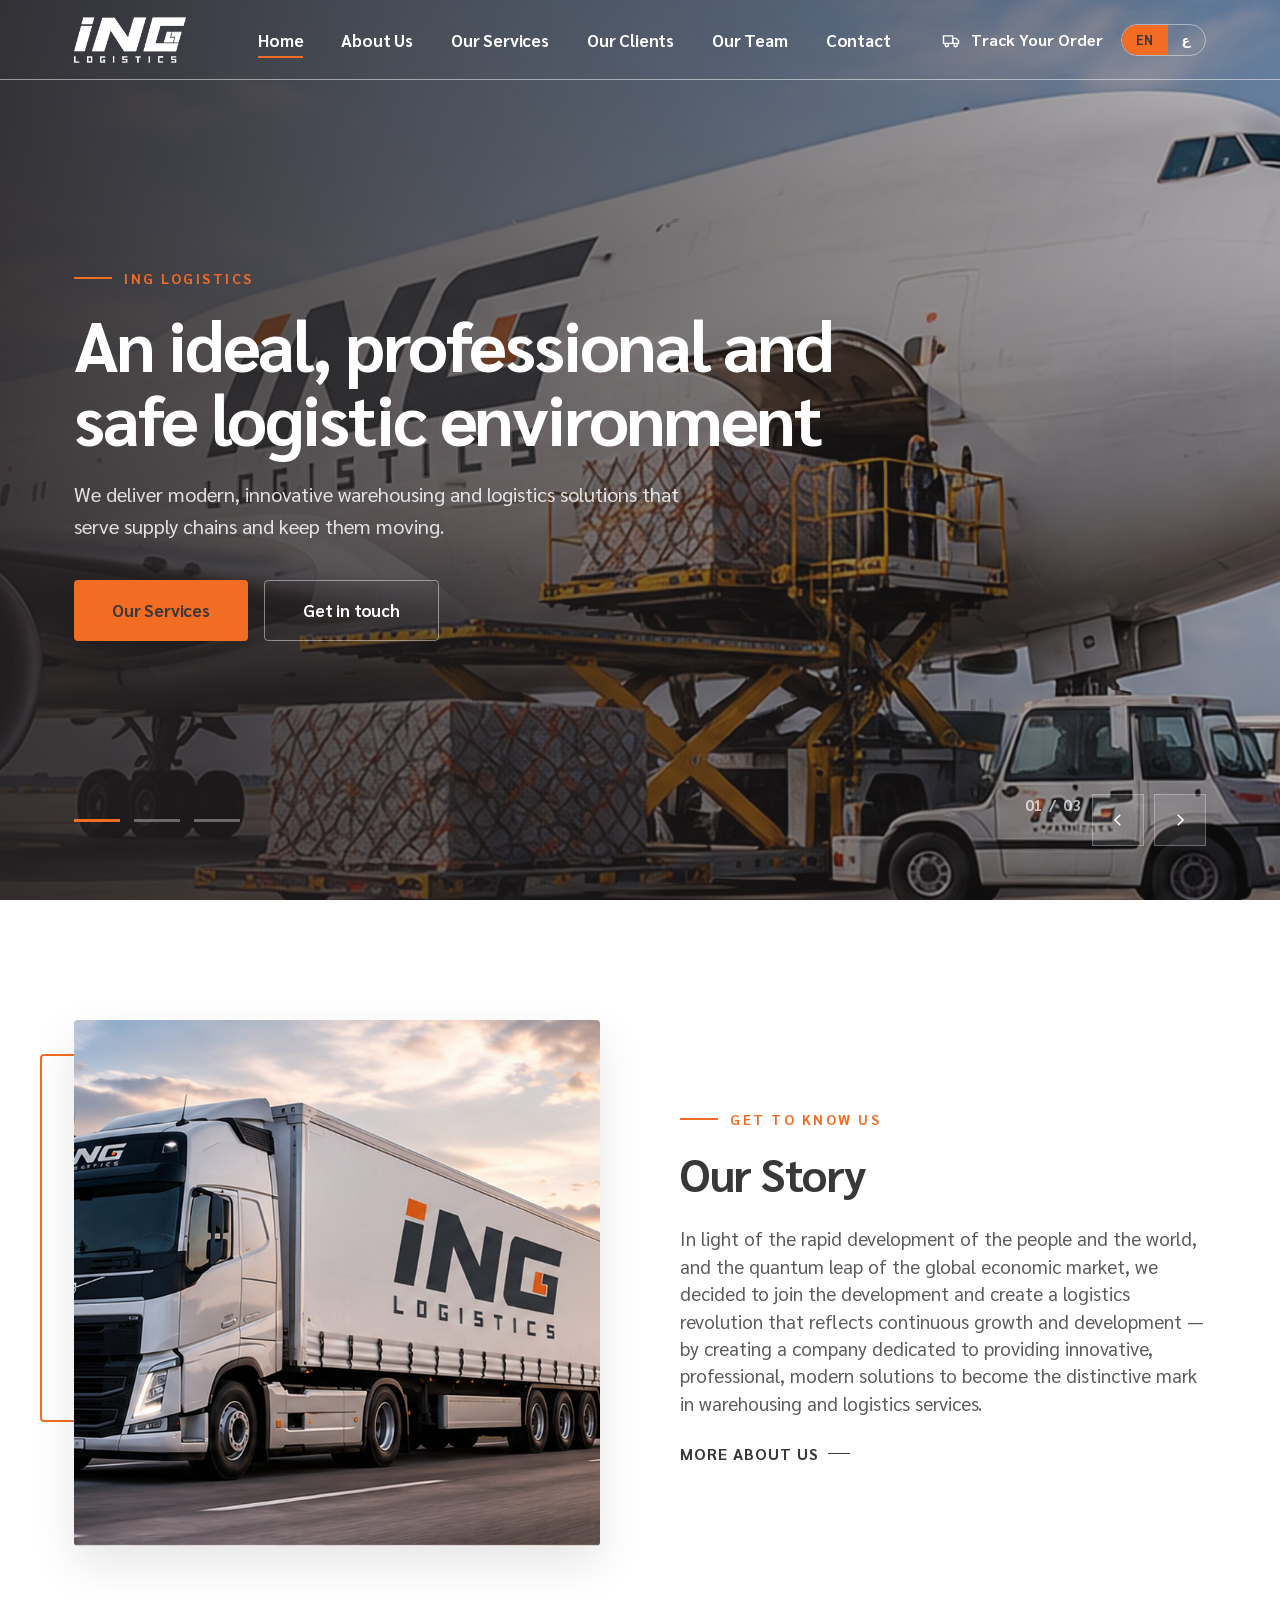
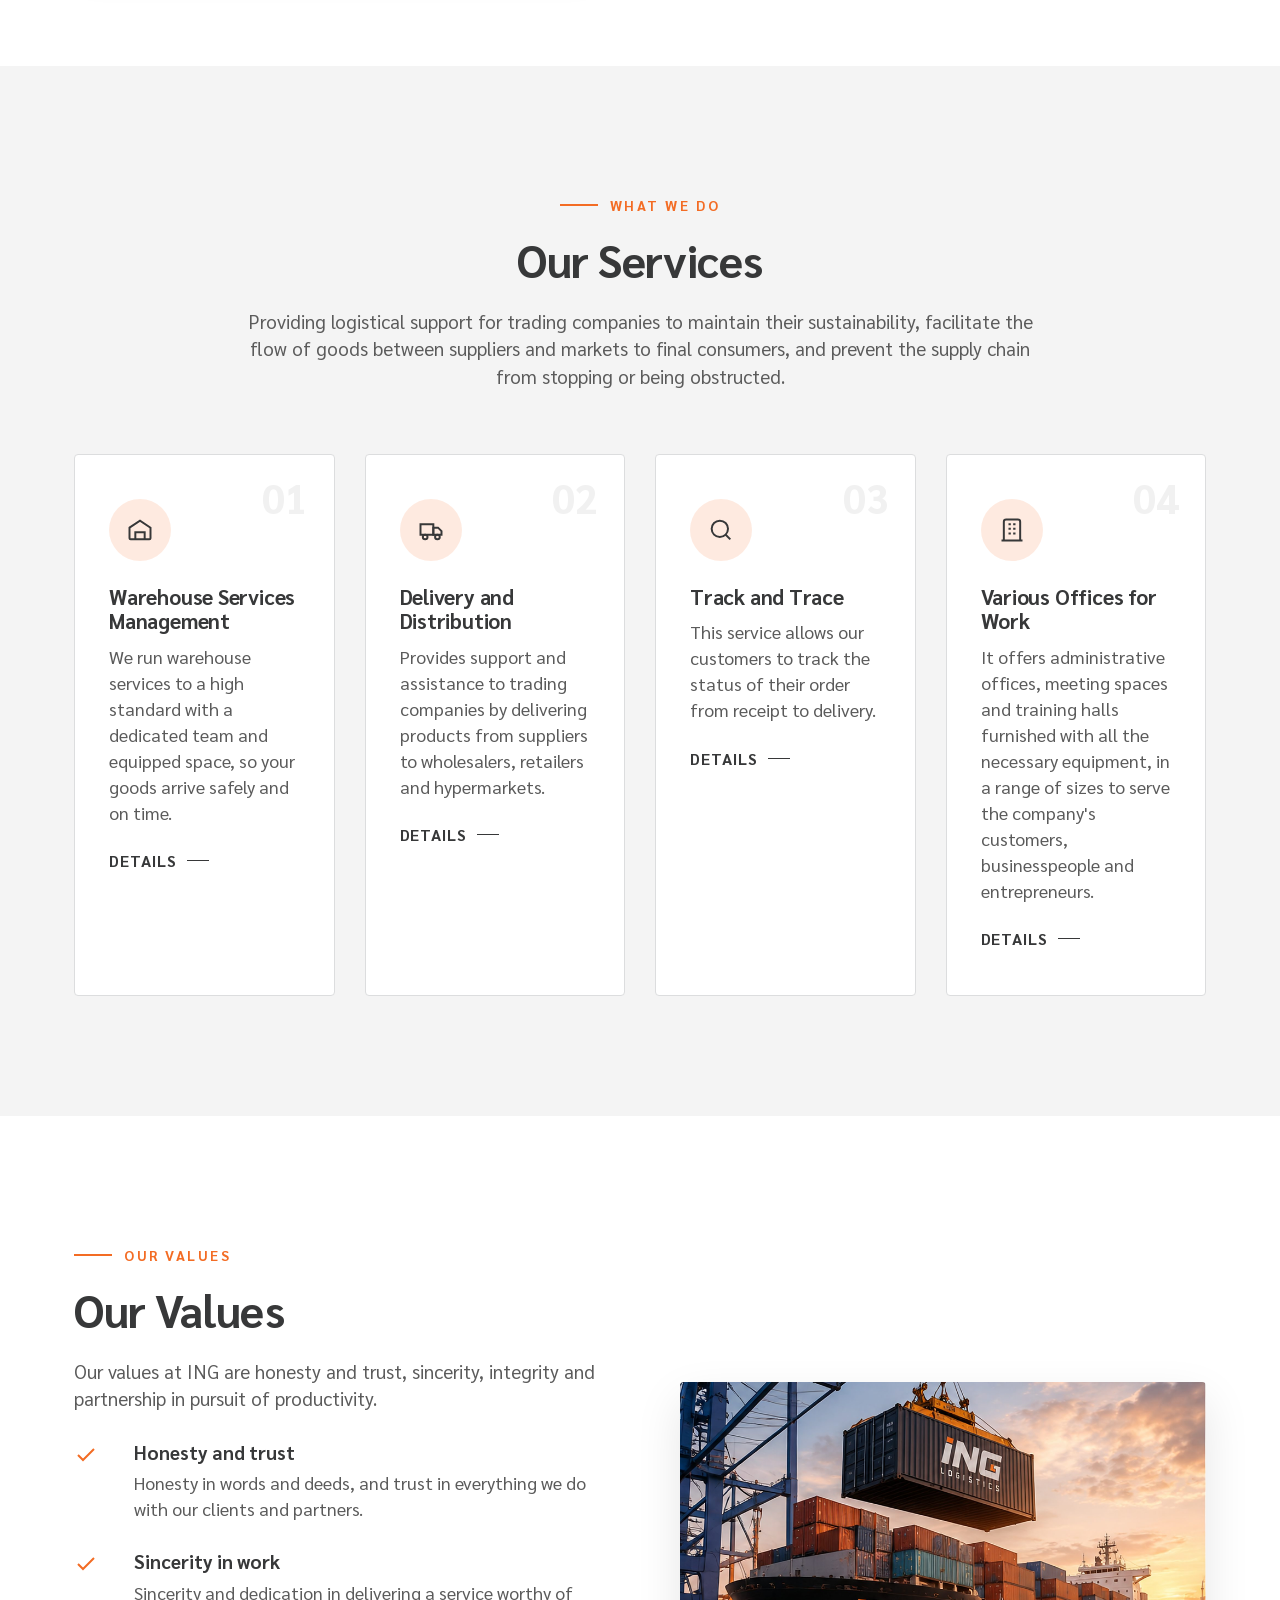
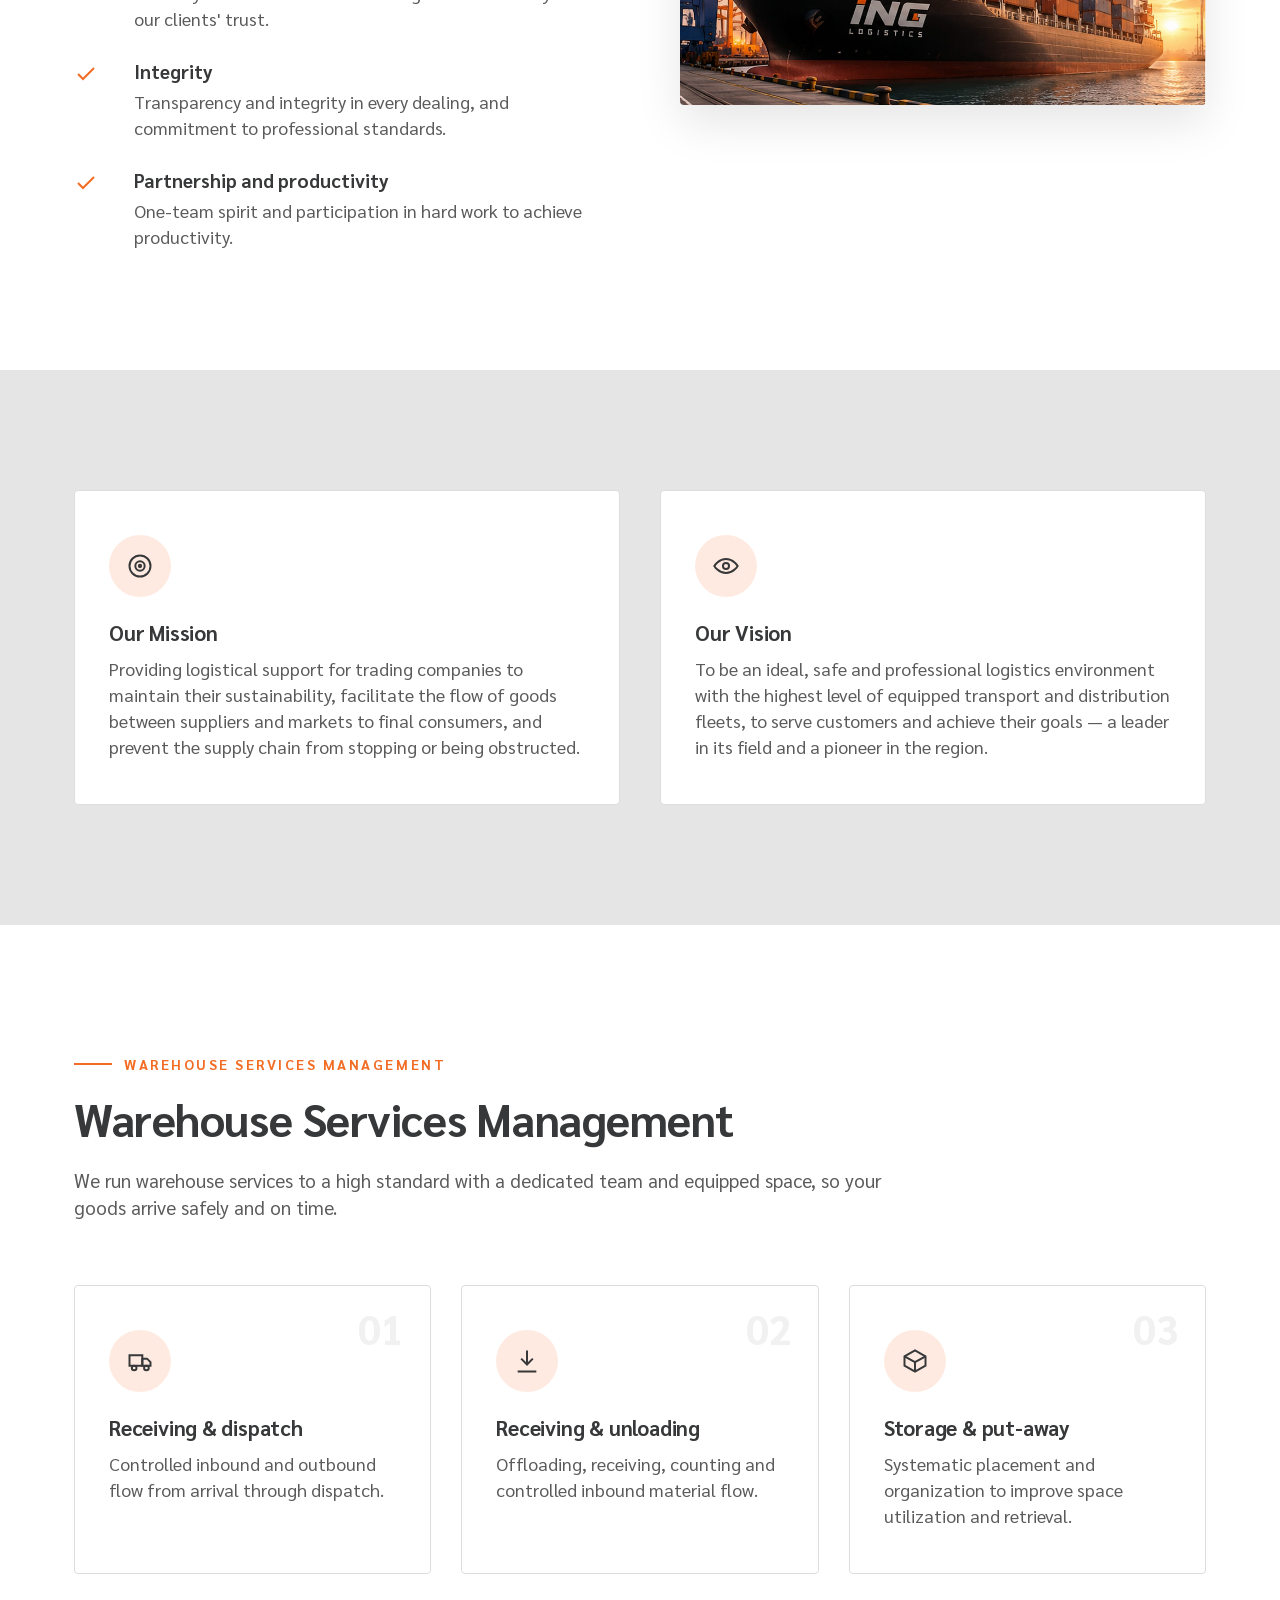
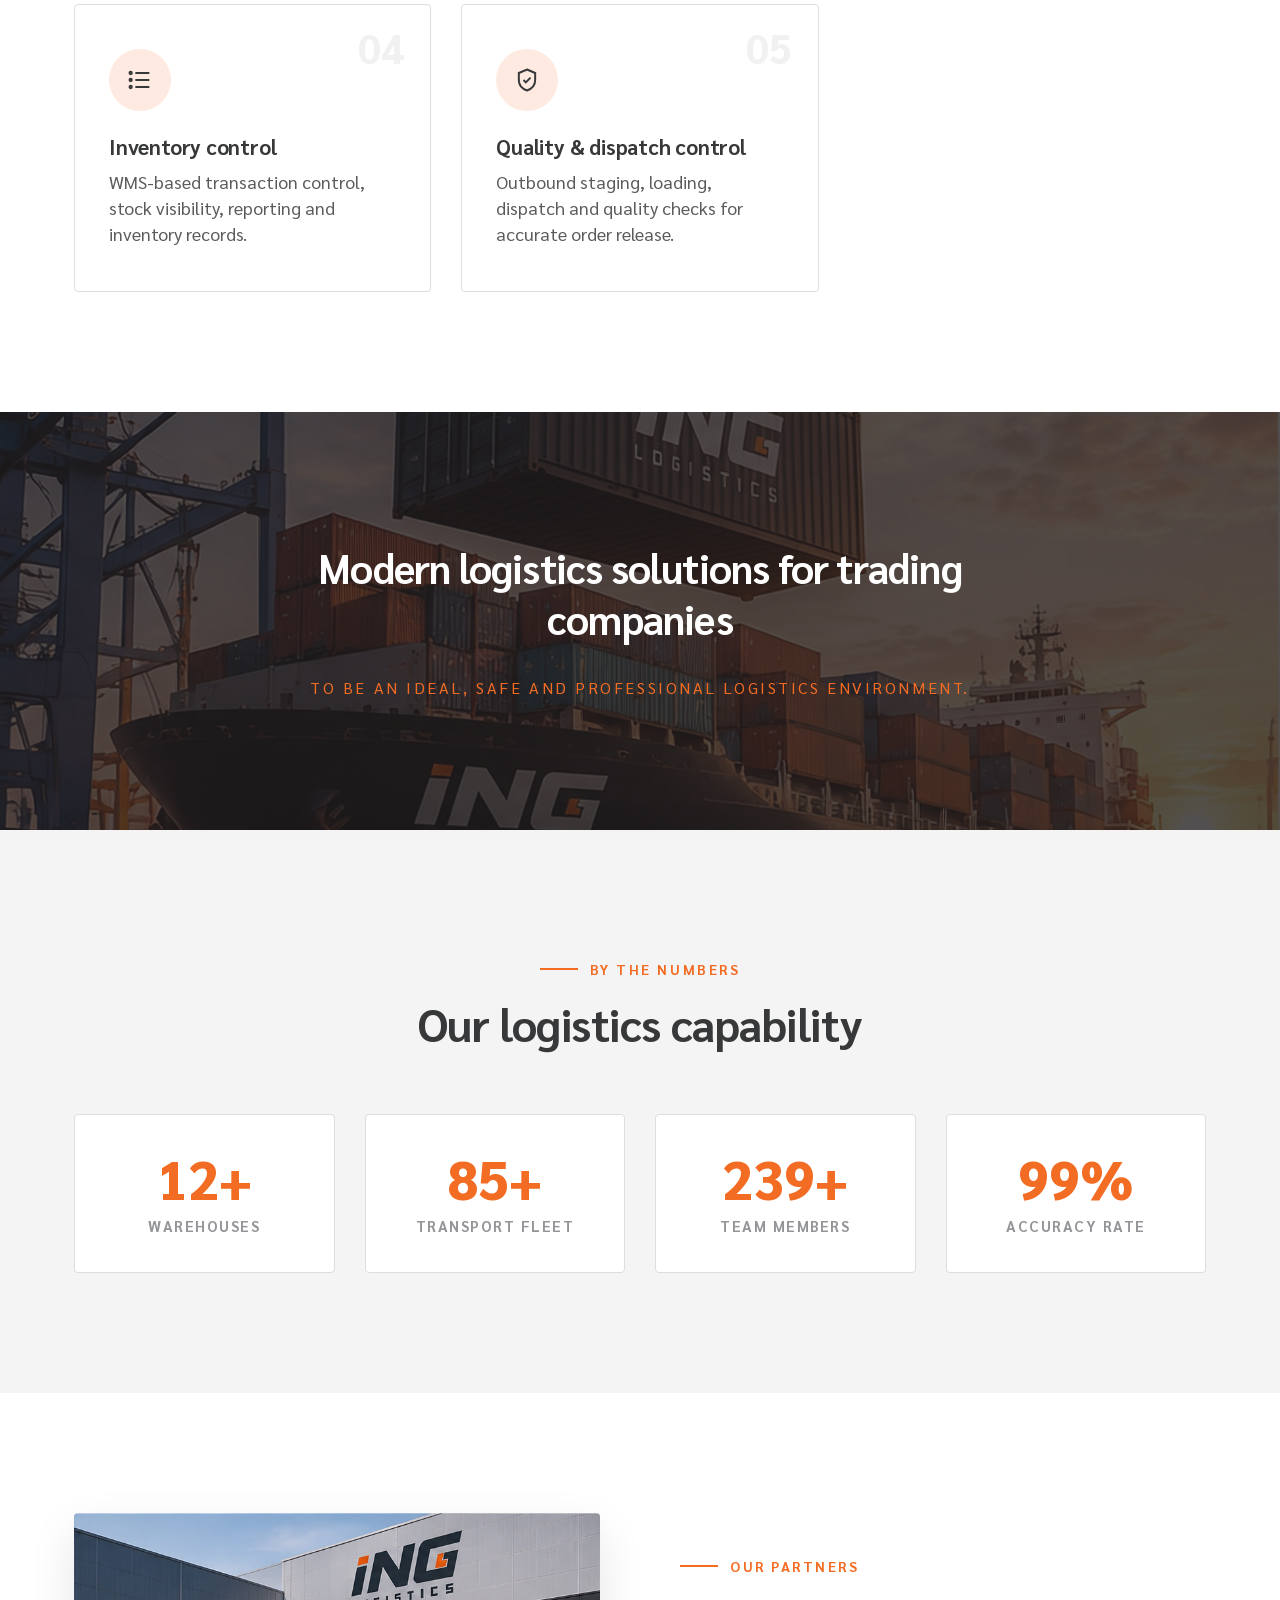
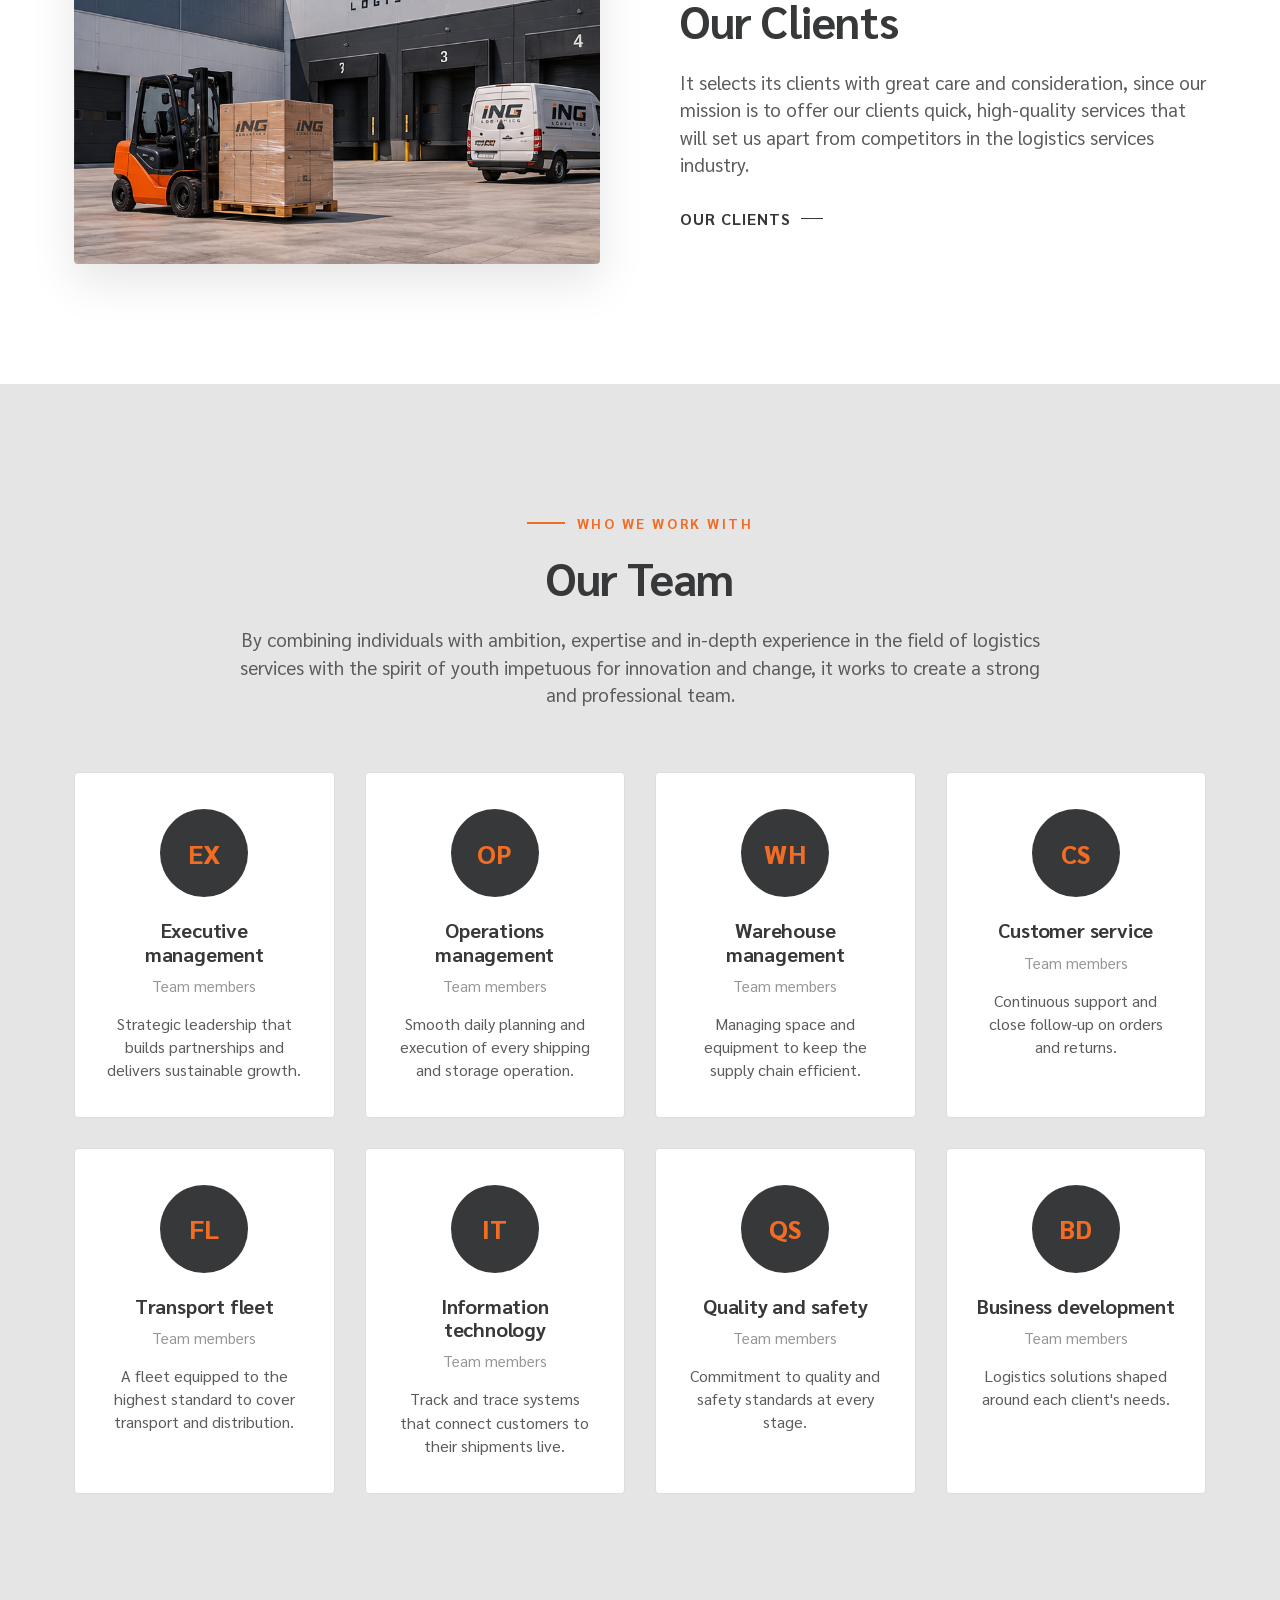
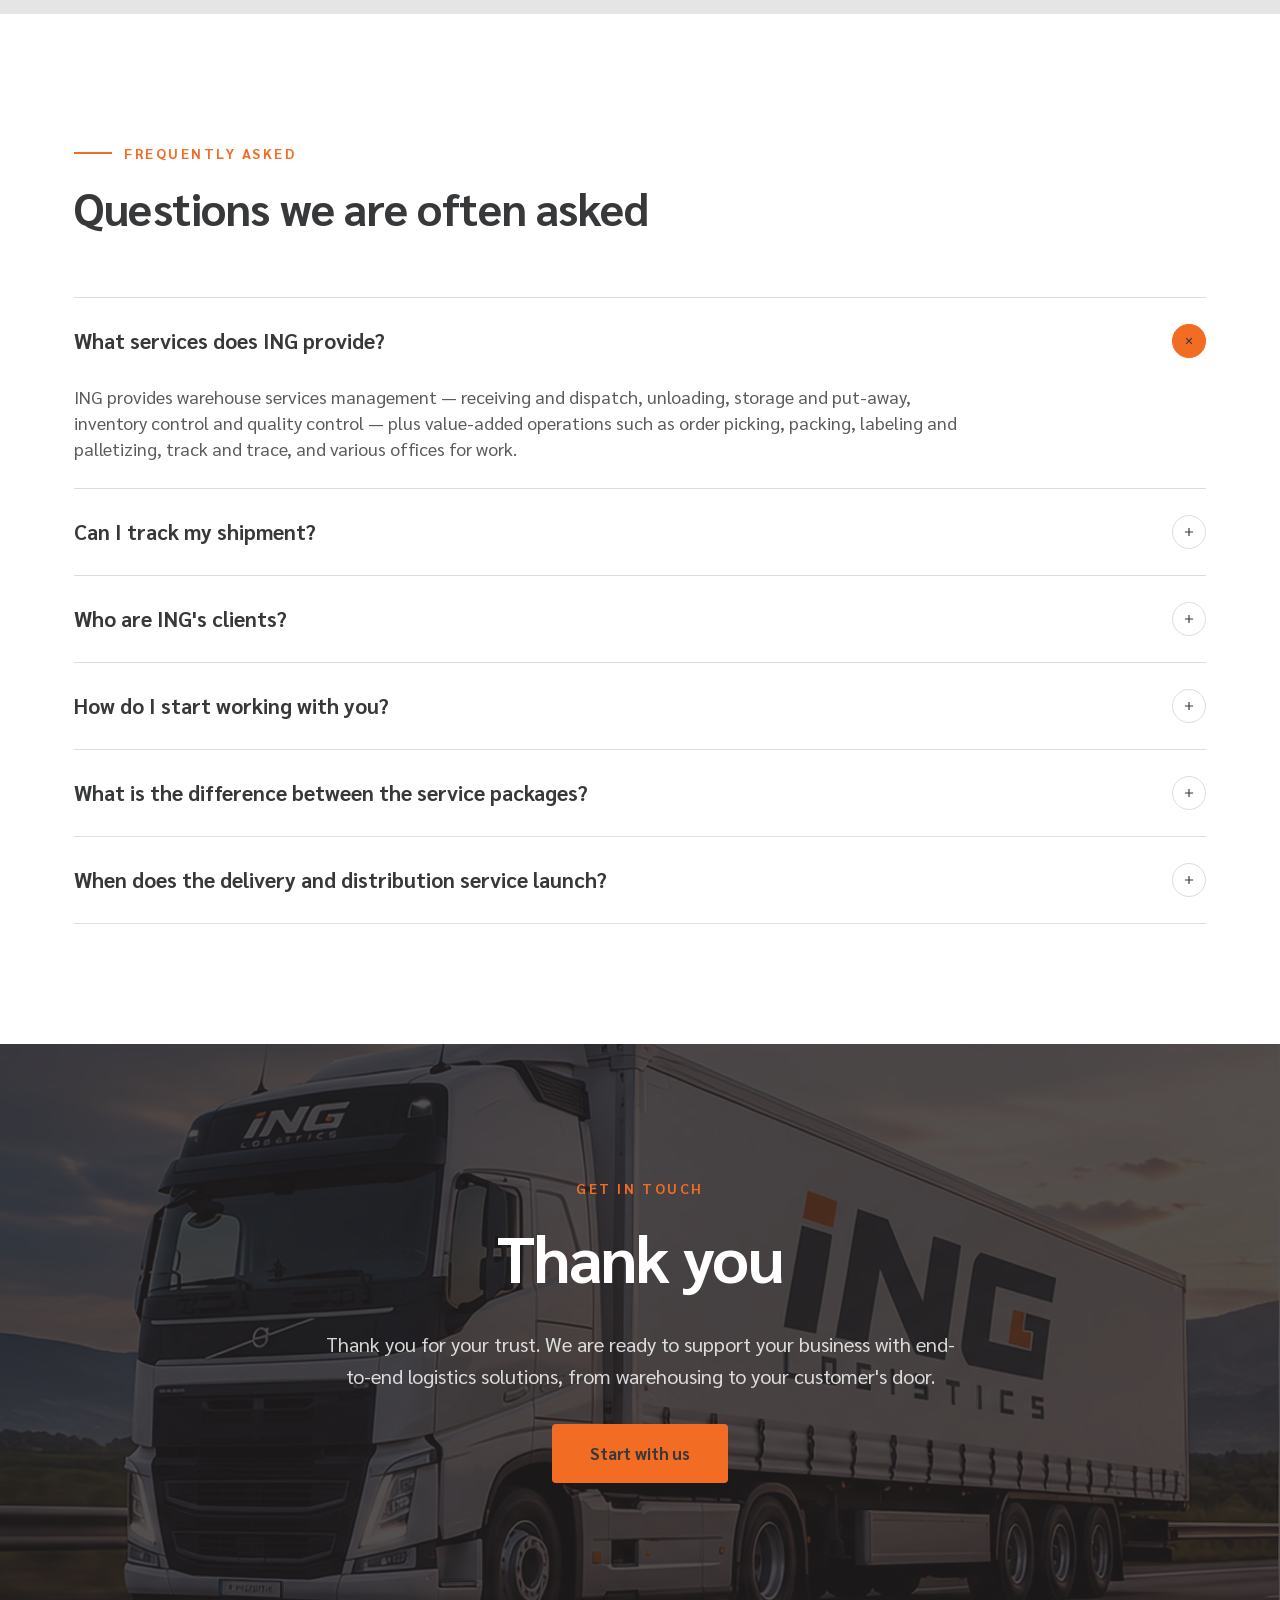
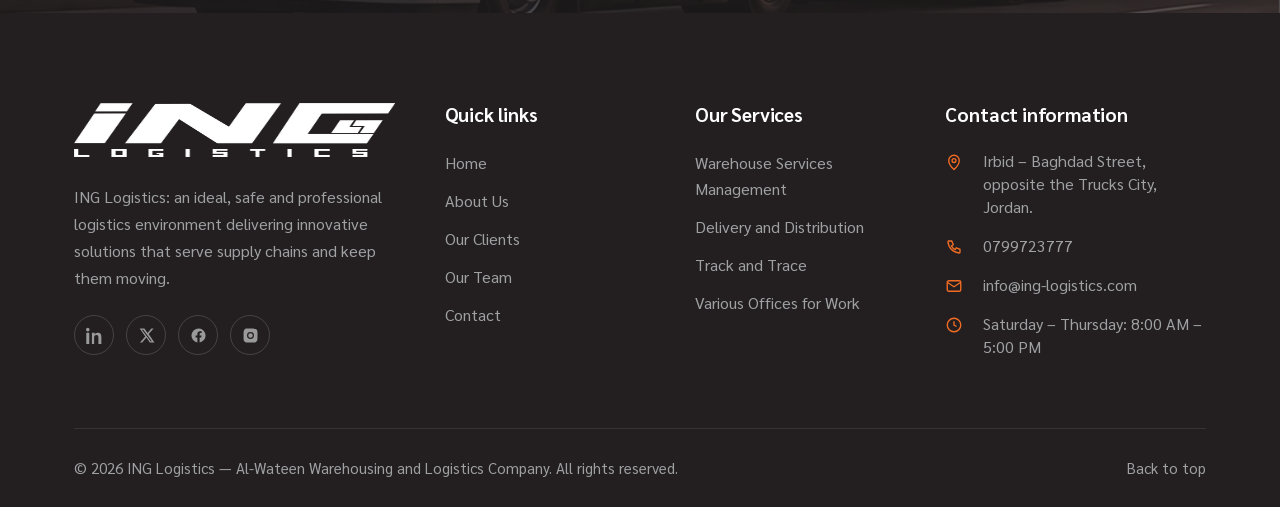
<file: index.html>
<!DOCTYPE html>
<html lang="en" dir="ltr" data-lang="en">
<head>
<meta charset="utf-8">
<meta name="viewport" content="width=device-width, initial-scale=1">
<title>ING Logistics — An ideal, professional and safe logistic environment</title>
<meta name="description" content="ING Logistics: modern warehousing and logistics solutions, logistical support for trading companies, delivery and distribution, track and trace, and versatile workspaces.">
<link rel="icon" href="assets/logo/favicon.png" type="image/png">
<link rel="apple-touch-icon" href="assets/logo/favicon.png">
<link rel="stylesheet" href="assets/css/fonts-sarabun.css">
<link rel="stylesheet" href="assets/css/fonts-cairo.css">
<link rel="stylesheet" href="assets/css/style.css">
</head>
<body>

<a class="skip-link" href="#main" data-i18n="nav.skip">Skip to content</a>

<!-- ============================== HEADER ============================== -->
<header class="header">
  <div class="header__inner">
    <a class="header__logo" href="index.html" aria-label="ING Logistics — home">
      <img class="logo-light" data-cimg="logo.header.light" src="assets/logo/ing-logo-light.png" alt="ING Logistics" width="389" height="160">
      <img class="logo-dark" data-cimg="logo.header.dark" src="assets/logo/ing-logo-dark.png" alt="" width="389" height="160" aria-hidden="true">
    </a>

    <nav class="nav" aria-label="Primary">
      <ul class="nav__list">
        <li class="nav__item is-current"><a class="nav__link" href="index.html" data-i18n="nav.home">Home</a></li>
        <li class="nav__item"><a class="nav__link" href="about-us.html" data-i18n="nav.about">About Us</a></li>
        <li class="nav__item"><a class="nav__link" href="our-services.html" data-i18n="nav.services">Our Services</a></li>
        <li class="nav__item"><a class="nav__link" href="our-clients.html" data-i18n="nav.clients">Our Clients</a></li>
        <li class="nav__item"><a class="nav__link" href="our-team.html" data-i18n="nav.team">Our Team</a></li>
        <li class="nav__item"><a class="nav__link" href="get-in-touch.html" data-i18n="nav.contact">Contact</a></li>
      </ul>
    </nav>

    <div class="header__actions">
      <div class="header__action header__action--track" tabindex="0" role="button" aria-haspopup="true">
        <svg viewBox="0 0 24 24" fill="none" stroke="currentColor" stroke-width="1.7" aria-hidden="true">
          <path d="M3 7h11v9H3z"/><path d="M14 10h4l3 3v3h-7z"/><circle cx="7" cy="18" r="2"/><circle cx="17.5" cy="18" r="2"/>
        </svg>
        <span data-i18n="header.track">Track Your Order</span>
        <div class="track-panel">
          <strong class="track-panel__title" data-i18n="header.trackTitle">Track your order</strong>
          <p data-i18n="header.trackText">Follow your shipment from receipt to delivery.</p>
          <form class="form" onsubmit="return false">
            <label class="field">
              <span class="visually-hidden" data-i18n="header.trackTitle">Track your order</span>
              <input type="text" placeholder="Tracking number" data-i18n-placeholder="header.trackPlaceholder">
            </label>
            <button class="btn" type="submit" data-i18n="header.trackButton">Track now</button>
          </form>
        </div>
      </div>

      <div class="lang-toggle" role="group" aria-label="Language">
        <button type="button" data-lang-btn="en" aria-pressed="true" data-i18n-aria="header.langLabel">EN</button>
        <button type="button" data-lang-btn="ar" aria-pressed="false">ع</button>
      </div>

      <button class="header__burger" type="button" aria-expanded="false" aria-label="Menu" data-i18n-aria="nav.menu">
        <span></span><span></span><span></span>
      </button>
    </div>
  </div>
</header>

<main id="main">

  <!-- =============================== HERO =============================== -->
  <section class="hero" data-slider aria-roledescription="carousel" aria-label="Highlights">
    <div class="hero__slides" data-cslides>

      <article class="hero__slide is-active" data-cslide="slide.1">
        <div class="hero__bg" data-cimg="home.hero1" style="background-image:url('assets/img/slide-1.jpg')"></div>
        <div class="hero__inner container">
          <div class="hero__content">
            <span class="eyebrow" data-i18n="slide1.eyebrow">ING Logistics</span>
            <h1 class="hero__title" data-i18n="slide1.title">An ideal, professional and safe logistic environment</h1>
            <p class="hero__text" data-i18n="slide1.text">We deliver modern, innovative warehousing and logistics solutions that serve supply chains and keep them moving.</p>
            <div class="hero__actions">
              <a class="btn" href="our-services.html" data-i18n="slide.cta">Our Services</a>
              <a class="btn btn--ghost" href="get-in-touch.html" data-i18n="slide.cta2">Get in touch</a>
            </div>
          </div>
        </div>
      </article>

      <article class="hero__slide" data-cslide="slide.2">
        <div class="hero__bg" data-cimg="home.hero2" style="background-image:url('assets/img/slide-2.jpg')"></div>
        <div class="hero__inner container">
          <div class="hero__content">
            <span class="eyebrow" data-i18n="slide2.eyebrow">Global market</span>
            <h2 class="hero__title" data-i18n="slide2.title">Keeping up with the modern global market and improving the level of services provided is one of our primary missions</h2>
            <p class="hero__text" data-i18n="slide2.text">We keep pace with rapid change in the global economic market to stay the distinctive mark in warehousing and logistics.</p>
            <div class="hero__actions">
              <a class="btn" href="about-us.html" data-i18n="story.cta">More about us</a>
            </div>
          </div>
        </div>
      </article>

      <article class="hero__slide" data-cslide="slide.3">
        <div class="hero__bg" data-cimg="home.hero3" style="background-image:url('assets/img/slide-3.jpg')"></div>
        <div class="hero__inner container">
          <div class="hero__content">
            <span class="eyebrow" data-i18n="slide3.eyebrow">Our Services</span>
            <h2 class="hero__title" data-i18n="slide3.title">We provide innovative solutions that serve supply chains and ease their movement</h2>
            <p class="hero__text" data-i18n="slide3.text">We created a specialist company delivering modern, innovative solutions to be the trusted logistics partner in the region.</p>
            <div class="hero__actions">
              <a class="btn" href="our-services.html" data-i18n="services.cta">All services</a>
            </div>
          </div>
        </div>
      </article>

    </div>

    <div class="hero__controls">
      <div class="hero__controls-inner">
        <div class="hero__dots" role="tablist" aria-label="Slides">
          <button class="hero__dot is-active" type="button" role="tab" aria-label="Slide 1"><span></span></button>
          <button class="hero__dot" type="button" role="tab" aria-label="Slide 2"><span></span></button>
          <button class="hero__dot" type="button" role="tab" aria-label="Slide 3"><span></span></button>
        </div>
        <div class="hero__arrows">
          <span class="hero__counter">01 / 03</span>
          <button class="hero__arrow" type="button" data-slide-prev aria-label="Previous slide" data-i18n-aria="hero.prev">
            <svg viewBox="0 0 24 24" fill="none" stroke="currentColor" stroke-width="2" aria-hidden="true"><path d="M15 5l-7 7 7 7"/></svg>
          </button>
          <button class="hero__arrow" type="button" data-slide-next aria-label="Next slide" data-i18n-aria="hero.next">
            <svg viewBox="0 0 24 24" fill="none" stroke="currentColor" stroke-width="2" aria-hidden="true"><path d="M9 5l7 7-7 7"/></svg>
          </button>
        </div>
      </div>
    </div>
  </section>

  <!-- ============================== STORY =============================== -->
  <section class="section">
    <div class="container">
      <div class="split">
        <div class="split__media split__media--offset" data-reveal>
          <img data-cimg="home.story" src="assets/img/story.jpg" alt="ING Logistics operations" width="1400" height="1400" loading="lazy">
        </div>
        <div class="split__body" data-reveal data-reveal-delay="120">
          <div class="section-head">
            <span class="eyebrow" data-i18n="story.eyebrow">Get to know us</span>
            <h2 data-i18n="story.title">Our Story</h2>
          </div>
          <p data-i18n="story.text">In light of the rapid development of the people and the world, and the quantum leap of the global economic market, we decided to join the development and create a logistics revolution that reflects continuous growth and development — by creating a company dedicated to providing innovative, professional, modern solutions to become the distinctive mark in warehousing and logistics services.</p>
          <a class="link-more" href="about-us.html" data-i18n="story.cta">More about us</a>
        </div>
      </div>
    </div>
  </section>

  <!-- ============================ SERVICES ============================== -->
  <section class="section section--soft" id="services">
    <div class="container">
      <div class="section-head section-head--center" data-reveal>
        <span class="eyebrow" data-i18n="services.eyebrow">What we do</span>
        <h2 data-i18n="services.title">Our Services</h2>
        <p data-i18n="services.text">Providing logistical support for trading companies to maintain their sustainability, facilitate the flow of goods between suppliers and markets to final consumers, and prevent the supply chain from stopping or being obstructed.</p>
      </div>

      <div class="cards">
        <article class="card" data-reveal>
          <span class="card__index">01</span>
          <div class="card__icon">
            <svg viewBox="0 0 24 24" fill="none" stroke="currentColor" stroke-width="1.7" aria-hidden="true">
              <path d="M3 10l9-6 9 6v9a1 1 0 0 1-1 1H4a1 1 0 0 1-1-1z"/><path d="M8 20v-6h8v6"/>
            </svg>
          </div>
          <h3 data-i18n="warehouse.title">Warehouse Services Management</h3>
          <p data-i18n="warehouse.text">We run warehouse services to a high standard with a dedicated team and equipped space, so your goods arrive safely and on time.</p>
          <a class="link-more" href="our-services.html#warehouse" data-i18n="btn.details">Details</a>
        </article>

        <article class="card" data-reveal data-reveal-delay="90">
          <span class="card__index">02</span>
          <div class="card__icon">
            <svg viewBox="0 0 24 24" fill="none" stroke="currentColor" stroke-width="1.7" aria-hidden="true">
              <path d="M3 7h11v9H3z"/><path d="M14 10h4l3 3v3h-7z"/><circle cx="7" cy="18" r="2"/><circle cx="17.5" cy="18" r="2"/>
            </svg>
          </div>
          <h3 data-i18n="delivery.title">Delivery and Distribution</h3>
          <p data-i18n="delivery.text">Provides support and assistance to trading companies by delivering products from suppliers to wholesalers, retailers and hypermarkets.</p>
          <a class="link-more" href="our-services.html#delivery" data-i18n="btn.details">Details</a>
        </article>

        <article class="card" data-reveal data-reveal-delay="180">
          <span class="card__index">03</span>
          <div class="card__icon">
            <svg viewBox="0 0 24 24" fill="none" stroke="currentColor" stroke-width="1.7" aria-hidden="true">
              <circle cx="11" cy="11" r="7"/><path d="M20 20l-4.2-4.2"/>
            </svg>
          </div>
          <h3 data-i18n="track.title">Track and Trace</h3>
          <p data-i18n="track.text">This service allows our customers to track the status of their order from receipt to delivery.</p>
          <a class="link-more" href="our-services.html#track" data-i18n="btn.details">Details</a>
        </article>

        <article class="card" data-reveal data-reveal-delay="270">
          <span class="card__index">04</span>
          <div class="card__icon">
            <svg viewBox="0 0 24 24" fill="none" stroke="currentColor" stroke-width="1.7" aria-hidden="true">
              <path d="M5 21V5a2 2 0 0 1 2-2h10a2 2 0 0 1 2 2v16"/><path d="M3 21h18"/><path d="M9 7h2M13 7h2M9 11h2M13 11h2M9 15h2M13 15h2"/>
            </svg>
          </div>
          <h3 data-i18n="offices.title">Various Offices for Work</h3>
          <p data-i18n="offices.text">It offers administrative offices, meeting spaces and training halls furnished with all the necessary equipment, in a range of sizes to serve the company's customers, businesspeople and entrepreneurs.</p>
          <a class="link-more" href="our-services.html#offices" data-i18n="btn.details">Details</a>
        </article>
      </div>
    </div>
  </section>

  <!-- ============================= VALUES ============================== -->
  <section class="section">
    <div class="container">
      <div class="split split--reverse">
        <div class="split__media" data-reveal>
          <img data-cimg="home.values" src="assets/img/values.jpg" alt="Warehouse operations at ING Logistics" width="1920" height="1177" loading="lazy">
        </div>
        <div class="split__body" data-reveal data-reveal-delay="120">
          <div class="section-head">
            <span class="eyebrow" data-i18n="values.eyebrow">Our Values</span>
            <h2 data-i18n="values.title">Our Values</h2>
            <p data-i18n="values.text">Our values at ING are honesty and trust, sincerity, integrity and partnership in pursuit of productivity.</p>
          </div>
          <ul class="value-list">
            <li>
              <svg viewBox="0 0 24 24" fill="none" stroke="currentColor" stroke-width="2" aria-hidden="true"><path d="M20 6L9 17l-5-5"/></svg>
              <div>
                <strong data-i18n="values.item1.title">Honesty and trust</strong>
                <span data-i18n="values.item1.text">Honesty in words and deeds, and trust in everything we do with our clients and partners.</span>
              </div>
            </li>
            <li>
              <svg viewBox="0 0 24 24" fill="none" stroke="currentColor" stroke-width="2" aria-hidden="true"><path d="M20 6L9 17l-5-5"/></svg>
              <div>
                <strong data-i18n="values.item2.title">Sincerity in work</strong>
                <span data-i18n="values.item2.text">Sincerity and dedication in delivering a service worthy of our clients' trust.</span>
              </div>
            </li>
            <li>
              <svg viewBox="0 0 24 24" fill="none" stroke="currentColor" stroke-width="2" aria-hidden="true"><path d="M20 6L9 17l-5-5"/></svg>
              <div>
                <strong data-i18n="values.item3.title">Integrity</strong>
                <span data-i18n="values.item3.text">Transparency and integrity in every dealing, and commitment to professional standards.</span>
              </div>
            </li>
            <li>
              <svg viewBox="0 0 24 24" fill="none" stroke="currentColor" stroke-width="2" aria-hidden="true"><path d="M20 6L9 17l-5-5"/></svg>
              <div>
                <strong data-i18n="values.item4.title">Partnership and productivity</strong>
                <span data-i18n="values.item4.text">One-team spirit and participation in hard work to achieve productivity.</span>
              </div>
            </li>
          </ul>
        </div>
      </div>
    </div>
  </section>

  <!-- ========================= MISSION & VISION ======================== -->
  <section class="section section--band">
    <div class="container">
      <div class="cards" style="grid-template-columns:repeat(2,1fr);gap:40px">
        <article class="card" data-reveal>
          <div class="card__icon">
            <svg viewBox="0 0 24 24" fill="none" stroke="currentColor" stroke-width="1.7" aria-hidden="true">
              <circle cx="12" cy="12" r="9"/><circle cx="12" cy="12" r="4"/><circle cx="12" cy="12" r="1" fill="currentColor"/>
            </svg>
          </div>
          <h3 data-i18n="mission.title">Our Mission</h3>
          <p data-i18n="mission.text">Providing logistical support for trading companies to maintain their sustainability, facilitate the flow of goods between suppliers and markets to final consumers, and prevent the supply chain from stopping or being obstructed.</p>
        </article>

        <article class="card" data-reveal data-reveal-delay="120">
          <div class="card__icon">
            <svg viewBox="0 0 24 24" fill="none" stroke="currentColor" stroke-width="1.7" aria-hidden="true">
              <path d="M2 12s3.6-6 10-6 10 6 10 6-3.6 6-10 6-10-6-10-6z"/><circle cx="12" cy="12" r="2.6"/>
            </svg>
          </div>
          <h3 data-i18n="vision.title">Our Vision</h3>
          <p data-i18n="vision.text">To be an ideal, safe and professional logistics environment with the highest level of equipped transport and distribution fleets, to serve customers and achieve their goals — a leader in its field and a pioneer in the region.</p>
        </article>
      </div>
    </div>
  </section>

  <!-- ==================== WAREHOUSE SERVICES MANAGEMENT ================= -->
  <section class="section">
    <div class="container">
      <div class="section-head" data-reveal>
        <span class="eyebrow" data-i18n="warehouse.eyebrow">Warehouse Services Management</span>
        <h2 data-i18n="warehouse.title">Warehouse Services Management</h2>
        <p data-i18n="warehouse.text">We run warehouse services to a high standard with a dedicated team and equipped space, so your goods arrive safely and on time.</p>
      </div>

      <div class="cards cards--3">
        <article class="card" data-reveal>
          <span class="card__index">01</span>
          <div class="card__icon">
            <svg viewBox="0 0 24 24" fill="none" stroke="currentColor" stroke-width="1.7" aria-hidden="true">
              <path d="M3 7h11v9H3z"/><path d="M14 10h4l3 3v3h-7z"/><circle cx="7" cy="18" r="2"/><circle cx="17.5" cy="18" r="2"/>
            </svg>
          </div>
          <h3 data-i18n="warehouse.item1.title">Receiving &amp; dispatch</h3>
          <p data-i18n="warehouse.item1.text">Controlled inbound and outbound flow from arrival through dispatch.</p>
        </article>

        <article class="card" data-reveal data-reveal-delay="90">
          <span class="card__index">02</span>
          <div class="card__icon">
            <svg viewBox="0 0 24 24" fill="none" stroke="currentColor" stroke-width="1.7" aria-hidden="true">
              <path d="M12 3v12"/><path d="M7 10l5 5 5-5"/><path d="M4 21h16"/>
            </svg>
          </div>
          <h3 data-i18n="warehouse.item2.title">Receiving &amp; unloading</h3>
          <p data-i18n="warehouse.item2.text">Offloading, receiving, counting and controlled inbound material flow.</p>
        </article>

        <article class="card" data-reveal data-reveal-delay="180">
          <span class="card__index">03</span>
          <div class="card__icon">
            <svg viewBox="0 0 24 24" fill="none" stroke="currentColor" stroke-width="1.7" aria-hidden="true">
              <path d="M21 8l-9-5-9 5v8l9 5 9-5z"/><path d="M3 8l9 5 9-5"/><path d="M12 13v8"/>
            </svg>
          </div>
          <h3 data-i18n="warehouse.item3.title">Storage &amp; put-away</h3>
          <p data-i18n="warehouse.item3.text">Systematic placement and organization to improve space utilization and retrieval.</p>
        </article>

        <article class="card" data-reveal data-reveal-delay="270">
          <span class="card__index">04</span>
          <div class="card__icon">
            <svg viewBox="0 0 24 24" fill="none" stroke="currentColor" stroke-width="1.7" aria-hidden="true">
              <path d="M8 6h12M8 12h12M8 18h12"/><circle cx="4" cy="6" r="1"/><circle cx="4" cy="12" r="1"/><circle cx="4" cy="18" r="1"/>
            </svg>
          </div>
          <h3 data-i18n="warehouse.item4.title">Inventory control</h3>
          <p data-i18n="warehouse.item4.text">WMS-based transaction control, stock visibility, reporting and inventory records.</p>
        </article>

        <article class="card" data-reveal data-reveal-delay="360">
          <span class="card__index">05</span>
          <div class="card__icon">
            <svg viewBox="0 0 24 24" fill="none" stroke="currentColor" stroke-width="1.7" aria-hidden="true">
              <path d="M12 3l7 3v6c0 4.4-3 7.6-7 9-4-1.4-7-4.6-7-9V6z"/><path d="M9 12l2 2 4-4"/>
            </svg>
          </div>
          <h3 data-i18n="warehouse.item5.title">Quality &amp; dispatch control</h3>
          <p data-i18n="warehouse.item5.text">Outbound staging, loading, dispatch and quality checks for accurate order release.</p>
        </article>
      </div>
    </div>
  </section>

  <!-- ============================ QUOTE BAND =========================== -->
  <section class="band" data-cimg="band.quote" style="background-image:url('assets/img/slide-4.jpg')">
    <div class="band__inner container" data-reveal>
      <blockquote data-i18n="about.heading">Modern logistics solutions for trading companies</blockquote>
      <cite data-i18n="footer.slogan">To be an ideal, safe and professional logistics environment.</cite>
    </div>
  </section>

  <!-- ============================== STATS ============================== -->
  <section class="section section--soft">
    <div class="container">
      <div class="section-head section-head--center" data-reveal>
        <span class="eyebrow" data-i18n="stats.eyebrow">By the numbers</span>
        <h2 data-i18n="stats.title">Our logistics capability</h2>
      </div>
      <div class="stats">
        <div class="stat" data-reveal>
          <div class="stat__value"><span data-count-to="12" data-cnum="stats.n1"></span><span data-cnum-suffix="stats.n1">+</span></div>
          <div class="stat__label" data-i18n="stats.value1">Warehouses</div>
        </div>
        <div class="stat" data-reveal data-reveal-delay="90">
          <div class="stat__value"><span data-count-to="85" data-cnum="stats.n2"></span><span data-cnum-suffix="stats.n2">+</span></div>
          <div class="stat__label" data-i18n="stats.value2">Transport fleet</div>
        </div>
        <div class="stat" data-reveal data-reveal-delay="180">
          <div class="stat__value"><span data-count-to="240" data-cnum="stats.n3"></span><span data-cnum-suffix="stats.n3">+</span></div>
          <div class="stat__label" data-i18n="stats.value3">Team members</div>
        </div>
        <div class="stat" data-reveal data-reveal-delay="270">
          <div class="stat__value"><span data-count-to="99" data-cnum="stats.n4"></span><span data-cnum-suffix="stats.n4">%</span></div>
          <div class="stat__label" data-i18n="stats.value4">Accuracy rate</div>
        </div>
      </div>
    </div>
  </section>

  <!-- ============================= CLIENTS ============================= -->
  <section class="section">
    <div class="container">
      <div class="split">
        <div class="split__media" data-reveal>
          <img data-cimg="home.clients" src="assets/img/services-intro.jpg" alt="ING Logistics distribution" width="1600" height="1068" loading="lazy">
        </div>
        <div class="split__body" data-reveal data-reveal-delay="120">
          <div class="section-head">
            <span class="eyebrow" data-i18n="clients.eyebrow">Our partners</span>
            <h2 data-i18n="clients.title">Our Clients</h2>
            <p data-i18n="clients.text">It selects its clients with great care and consideration, since our mission is to offer our clients quick, high-quality services that will set us apart from competitors in the logistics services industry.</p>
          </div>
          <a class="link-more" href="our-clients.html" data-i18n="clients.title">Our Clients</a>
        </div>
      </div>
    </div>
  </section>

  <!-- =============================== TEAM ============================== -->
  <section class="section section--band">
    <div class="container">
      <div class="section-head section-head--center" data-reveal>
        <span class="eyebrow" data-i18n="team.eyebrow">Who we work with</span>
        <h2 data-i18n="team.title">Our Team</h2>
        <p data-i18n="team.text">By combining individuals with ambition, expertise and in-depth experience in the field of logistics services with the spirit of youth impetuous for innovation and change, it works to create a strong and professional team.</p>
      </div>

      <div class="team-grid" data-cmembers="team">
        <article class="member" data-reveal data-cmember="team.m1">
          <div class="member__avatar" aria-hidden="true" data-cimg="team.m1.photo">EX</div>
          <h3 data-i18n="team.role1">Executive management</h3>
          <span data-i18n="stats.value3">Team members</span>
          <p data-i18n="team.desc1">Strategic leadership that builds partnerships and delivers sustainable growth.</p>
        </article>
        <article class="member" data-reveal data-reveal-delay="90" data-cmember="team.m2">
          <div class="member__avatar" aria-hidden="true" data-cimg="team.m2.photo">OP</div>
          <h3 data-i18n="team.role2">Operations management</h3>
          <span data-i18n="stats.value3">Team members</span>
          <p data-i18n="team.desc2">Smooth daily planning and execution of every shipping and storage operation.</p>
        </article>
        <article class="member" data-reveal data-reveal-delay="180" data-cmember="team.m3">
          <div class="member__avatar" aria-hidden="true" data-cimg="team.m3.photo">WH</div>
          <h3 data-i18n="team.role3">Warehouse management</h3>
          <span data-i18n="stats.value3">Team members</span>
          <p data-i18n="team.desc3">Managing space and equipment to keep the supply chain efficient.</p>
        </article>
        <article class="member" data-reveal data-reveal-delay="270" data-cmember="team.m4">
          <div class="member__avatar" aria-hidden="true" data-cimg="team.m4.photo">CS</div>
          <h3 data-i18n="team.role4">Customer service</h3>
          <span data-i18n="stats.value3">Team members</span>
          <p data-i18n="team.desc4">Continuous support and close follow-up on orders and returns.</p>
        </article>
        <article class="member" data-reveal data-cmember="team.m5">
          <div class="member__avatar" aria-hidden="true" data-cimg="team.m5.photo">FL</div>
          <h3 data-i18n="team.role5">Transport fleet</h3>
          <span data-i18n="stats.value3">Team members</span>
          <p data-i18n="team.desc5">A fleet equipped to the highest standard to cover transport and distribution.</p>
        </article>
        <article class="member" data-reveal data-reveal-delay="90" data-cmember="team.m6">
          <div class="member__avatar" aria-hidden="true" data-cimg="team.m6.photo">IT</div>
          <h3 data-i18n="team.role6">Information technology</h3>
          <span data-i18n="stats.value3">Team members</span>
          <p data-i18n="team.desc6">Track and trace systems that connect customers to their shipments live.</p>
        </article>
        <article class="member" data-reveal data-reveal-delay="180" data-cmember="team.m7">
          <div class="member__avatar" aria-hidden="true" data-cimg="team.m7.photo">QS</div>
          <h3 data-i18n="team.role7">Quality and safety</h3>
          <span data-i18n="stats.value3">Team members</span>
          <p data-i18n="team.desc7">Commitment to quality and safety standards at every stage.</p>
        </article>
        <article class="member" data-reveal data-reveal-delay="270" data-cmember="team.m8">
          <div class="member__avatar" aria-hidden="true" data-cimg="team.m8.photo">BD</div>
          <h3 data-i18n="team.role8">Business development</h3>
          <span data-i18n="stats.value3">Team members</span>
          <p data-i18n="team.desc8">Logistics solutions shaped around each client's needs.</p>
        </article>
      </div>
    </div>
  </section>

  <!-- =============================== FAQ =============================== -->
  <section class="section">
    <div class="container">
      <div class="section-head" data-reveal>
        <span class="eyebrow" data-i18n="faq.eyebrow">Frequently asked</span>
        <h2 data-i18n="faq.title">Questions we are often asked</h2>
      </div>

      <div class="accordion" data-reveal>
        <div class="accordion__item">
          <button class="accordion__trigger" type="button">
            <span data-i18n="faq.q1">What services does ING provide?</span>
            <span class="accordion__icon" aria-hidden="true">
              <svg viewBox="0 0 24 24" width="14" height="14" fill="none" stroke="currentColor" stroke-width="2"><path d="M12 5v14M5 12h14"/></svg>
            </span>
          </button>
          <div class="accordion__panel"><div data-i18n="faq.a1">ING provides warehouse services management — receiving and dispatch, unloading, storage and put-away, inventory control and quality control — plus value-added operations such as order picking, packing, labeling and palletizing, track and trace, and various offices for work.</div></div>
        </div>
        <div class="accordion__item">
          <button class="accordion__trigger" type="button">
            <span data-i18n="faq.q2">Can I track my shipment?</span>
            <span class="accordion__icon" aria-hidden="true">
              <svg viewBox="0 0 24 24" width="14" height="14" fill="none" stroke="currentColor" stroke-width="2"><path d="M12 5v14M5 12h14"/></svg>
            </span>
          </button>
          <div class="accordion__panel"><div data-i18n="faq.a2">Yes. ING provides a track and trace service that lets customers follow the status of their order from receipt through to delivery.</div></div>
        </div>
        <div class="accordion__item">
          <button class="accordion__trigger" type="button">
            <span data-i18n="faq.q3">Who are ING's clients?</span>
            <span class="accordion__icon" aria-hidden="true">
              <svg viewBox="0 0 24 24" width="14" height="14" fill="none" stroke="currentColor" stroke-width="2"><path d="M12 5v14M5 12h14"/></svg>
            </span>
          </button>
          <div class="accordion__panel"><div data-i18n="faq.a3">We serve trading companies, wholesalers, retailers and hypermarkets, businesspeople and entrepreneurs, and the company selects its clients with great care and consideration.</div></div>
        </div>
        <div class="accordion__item">
          <button class="accordion__trigger" type="button">
            <span data-i18n="faq.q4">How do I start working with you?</span>
            <span class="accordion__icon" aria-hidden="true">
              <svg viewBox="0 0 24 24" width="14" height="14" fill="none" stroke="currentColor" stroke-width="2"><path d="M12 5v14M5 12h14"/></svg>
            </span>
          </button>
          <div class="accordion__panel"><div data-i18n="faq.a4">Get in touch using the contact details below and our team will review your requirements and propose the right logistics solution.</div></div>
        </div>
        <div class="accordion__item">
          <button class="accordion__trigger" type="button">
            <span data-i18n="faq.q5">What is the difference between the service packages?</span>
            <span class="accordion__icon" aria-hidden="true">
              <svg viewBox="0 0 24 24" width="14" height="14" fill="none" stroke="currentColor" stroke-width="2"><path d="M12 5v14M5 12h14"/></svg>
            </span>
          </button>
          <div class="accordion__panel"><div data-i18n="faq.a5">Essential covers secure storage and inventory control. Fulfillment adds order processing, picking and standard packing. Managed 3PL adds dedicated capacity, an account manager, an enhanced SLA, same-day handling and ERP or API integration. Value-added services are charged according to the activity and scope agreed.</div></div>
        </div>
        <div class="accordion__item">
          <button class="accordion__trigger" type="button">
            <span data-i18n="faq.q6">When does the delivery and distribution service launch?</span>
            <span class="accordion__icon" aria-hidden="true">
              <svg viewBox="0 0 24 24" width="14" height="14" fill="none" stroke="currentColor" stroke-width="2"><path d="M12 5v14M5 12h14"/></svg>
            </span>
          </button>
          <div class="accordion__panel"><div data-i18n="faq.a6">We are preparing to launch our own delivery and distribution fleet, operating directly from our Irbid facility with coverage across Jordan. The published launch rates are indicative until the service goes live.</div></div>
        </div>
      </div>
    </div>
  </section>

  <!-- ============================== CTA ================================ -->
  <section class="band" data-cimg="band.cta" style="background-image:url('assets/img/cta.jpg')">
    <div class="band__inner container" data-reveal>
      <span class="eyebrow eyebrow--plain" data-i18n="contact.eyebrow">Get in touch</span>
      <blockquote data-i18n="cta.title" style="font-size:64px">Thank you</blockquote>
      <p class="lead" style="color:rgba(255,255,255,.82);max-width:640px;margin:0 auto 32px" data-i18n="cta.text">Thank you for your trust. We are ready to support your business with end-to-end logistics solutions, from warehousing to your customer's door.</p>
      <a class="btn" href="get-in-touch.html" data-i18n="cta.button">Start with us</a>
    </div>
  </section>

</main>

<!-- ============================== FOOTER ============================== -->
<footer class="footer">
  <div class="container">
    <div class="footer__grid">
      <div>
        <img class="footer__logo" data-cimg="logo.footer" src="assets/logo/ing-logo-light.png" alt="ING Logistics" width="389" height="160" loading="lazy">
        <p data-i18n="footer.about">ING Logistics: an ideal, safe and professional logistics environment delivering innovative solutions that serve supply chains and keep them moving.</p>
        <div class="socials" style="margin-top:24px">
          <a href="#" aria-label="LinkedIn"><svg viewBox="0 0 24 24" fill="currentColor" aria-hidden="true"><path d="M4.98 3.5A2.5 2.5 0 1 1 0 3.5a2.5 2.5 0 0 1 4.98 0zM.4 8.2h4.2V24H.4zM8.3 8.2h4v2.2h.1c.6-1.1 2-2.4 4.1-2.4 4.4 0 5.2 2.9 5.2 6.6V24h-4.2v-8.3c0-2 0-4.5-2.8-4.5s-3.2 2.2-3.2 4.4V24H8.3z"/></svg></a>
          <a href="#" aria-label="X"><svg viewBox="0 0 24 24" fill="currentColor" aria-hidden="true"><path d="M18.9 2H22l-7 8 8.2 12h-6.4l-5-7.3L5.9 22H2.8l7.5-8.6L2.4 2h6.6l4.5 6.6zM17.8 20h1.7L7.3 3.8H5.5z"/></svg></a>
          <a href="#" aria-label="Facebook"><svg viewBox="0 0 24 24" fill="currentColor" aria-hidden="true"><path d="M22 12a10 10 0 1 0-11.6 9.9v-7H7.9V12h2.5V9.8c0-2.5 1.5-3.9 3.8-3.9 1.1 0 2.2.2 2.2.2v2.4h-1.2c-1.2 0-1.6.8-1.6 1.6V12h2.7l-.4 2.9h-2.3v7A10 10 0 0 0 22 12z"/></svg></a>
          <a href="#" aria-label="Instagram"><svg viewBox="0 0 24 24" fill="currentColor" aria-hidden="true"><path d="M12 2.2c3.2 0 3.6 0 4.9.1 1.2.1 1.8.3 2.2.4.6.2 1 .5 1.4.9.4.4.7.8.9 1.4.2.4.3 1 .4 2.2.1 1.3.1 1.7.1 4.9s0 3.6-.1 4.9c-.1 1.2-.3 1.8-.4 2.2-.2.6-.5 1-.9 1.4-.4.4-.8.7-1.4.9-.4.2-1 .3-2.2.4-1.3.1-1.7.1-4.9.1s-3.6 0-4.9-.1c-1.2-.1-1.8-.3-2.2-.4-.6-.2-1-.5-1.4-.9-.4-.4-.7-.8-.9-1.4-.2-.4-.3-1-.4-2.2C2.2 15.6 2.2 15.2 2.2 12s0-3.6.1-4.9c.1-1.2.3-1.8.4-2.2.2-.6.5-1 .9-1.4.4-.4.8-.7 1.4-.9.4-.2 1-.3 2.2-.4C8.4 2.2 8.8 2.2 12 2.2zm0 4.9a4.9 4.9 0 1 0 0 9.8 4.9 4.9 0 0 0 0-9.8zm0 8.1a3.2 3.2 0 1 1 0-6.4 3.2 3.2 0 0 1 0 6.4zm6.2-8.3a1.1 1.1 0 1 1-2.3 0 1.1 1.1 0 0 1 2.3 0z"/></svg></a>
        </div>
      </div>

      <div>
        <h3 data-i18n="footer.linksTitle">Quick links</h3>
        <ul class="footer__links">
          <li><a href="index.html" data-i18n="nav.home">Home</a></li>
          <li><a href="about-us.html" data-i18n="nav.about">About Us</a></li>
          <li><a href="our-clients.html" data-i18n="nav.clients">Our Clients</a></li>
          <li><a href="our-team.html" data-i18n="nav.team">Our Team</a></li>
          <li><a href="get-in-touch.html" data-i18n="nav.contact">Contact</a></li>
        </ul>
      </div>

      <div>
        <h3 data-i18n="footer.servicesTitle">Our Services</h3>
        <ul class="footer__links">
          <li><a href="our-services.html#warehouse" data-i18n="warehouse.title">Warehouse Services Management</a></li>
          <li><a href="our-services.html#delivery" data-i18n="delivery.title">Delivery and Distribution</a></li>
          <li><a href="our-services.html#track" data-i18n="track.title">Track and Trace</a></li>
          <li><a href="our-services.html#offices" data-i18n="offices.title">Various Offices for Work</a></li>
        </ul>
      </div>

      <div>
        <h3 data-i18n="footer.contactTitle">Contact information</h3>
        <ul class="footer__contact">
          <li>
            <svg viewBox="0 0 24 24" fill="none" stroke="currentColor" stroke-width="1.8" aria-hidden="true"><path d="M12 22s7-6.2 7-12a7 7 0 1 0-14 0c0 5.8 7 12 7 12z"/><circle cx="12" cy="10" r="2.6"/></svg>
            <a href="https://maps.google.com/?q=32.51422635237183,35.94295766426107" target="_blank" rel="noopener" data-i18n="location.address">Irbid – Baghdad Street, opposite the Trucks City, Jordan.</a>
          </li>
          <li>
            <svg viewBox="0 0 24 24" fill="none" stroke="currentColor" stroke-width="1.8" aria-hidden="true"><path d="M5 4h4l2 5-2.5 1.5a12 12 0 0 0 5 5L15 13l5 2v4a1 1 0 0 1-1 1A16 16 0 0 1 4 5a1 1 0 0 1 1-1z"/></svg>
            <a href="tel:+962799723777" dir="ltr" data-ctext="contact.phone">0799723777</a>
          </li>
          <li>
            <svg viewBox="0 0 24 24" fill="none" stroke="currentColor" stroke-width="1.8" aria-hidden="true"><rect x="3" y="5" width="18" height="14" rx="2"/><path d="M3 7l9 6 9-6"/></svg>
            <a href="mailto:info@ing-logistics.com" dir="ltr" data-ctext="contact.email">info@ing-logistics.com</a>
          </li>
          <li>
            <svg viewBox="0 0 24 24" fill="none" stroke="currentColor" stroke-width="1.8" aria-hidden="true"><circle cx="12" cy="12" r="9"/><path d="M12 7v5l3.5 2"/></svg>
            <span data-i18n="contact.hours">Saturday – Thursday: 8:00 AM – 5:00 PM</span>
          </li>
        </ul>
      </div>
    </div>

    <div class="footer__bottom">
      <span>&copy; <span data-year>2026</span> ING Logistics — <span class="footer__legal" data-ctext="footer.legalName">Al-Wateen Warehousing and Logistics Company</span>. <span data-i18n="footer.copyright">All rights reserved.</span></span>
      <a href="#main" data-i18n="footer.backToTop">Back to top</a>
    </div>
  </div>
</footer>

<button class="to-top" type="button" aria-label="Back to top" data-i18n-aria="footer.backToTop">
  <svg viewBox="0 0 24 24" fill="none" stroke="currentColor" stroke-width="2" aria-hidden="true"><path d="M12 19V5M5 12l7-7 7 7"/></svg>
</button>

<script src="assets/js/i18n.js"></script>
<script src="assets/js/content.js"></script>
<script src="assets/js/content-apply.js"></script>
<script src="assets/js/main.js"></script>
</body>
</html>
</file>
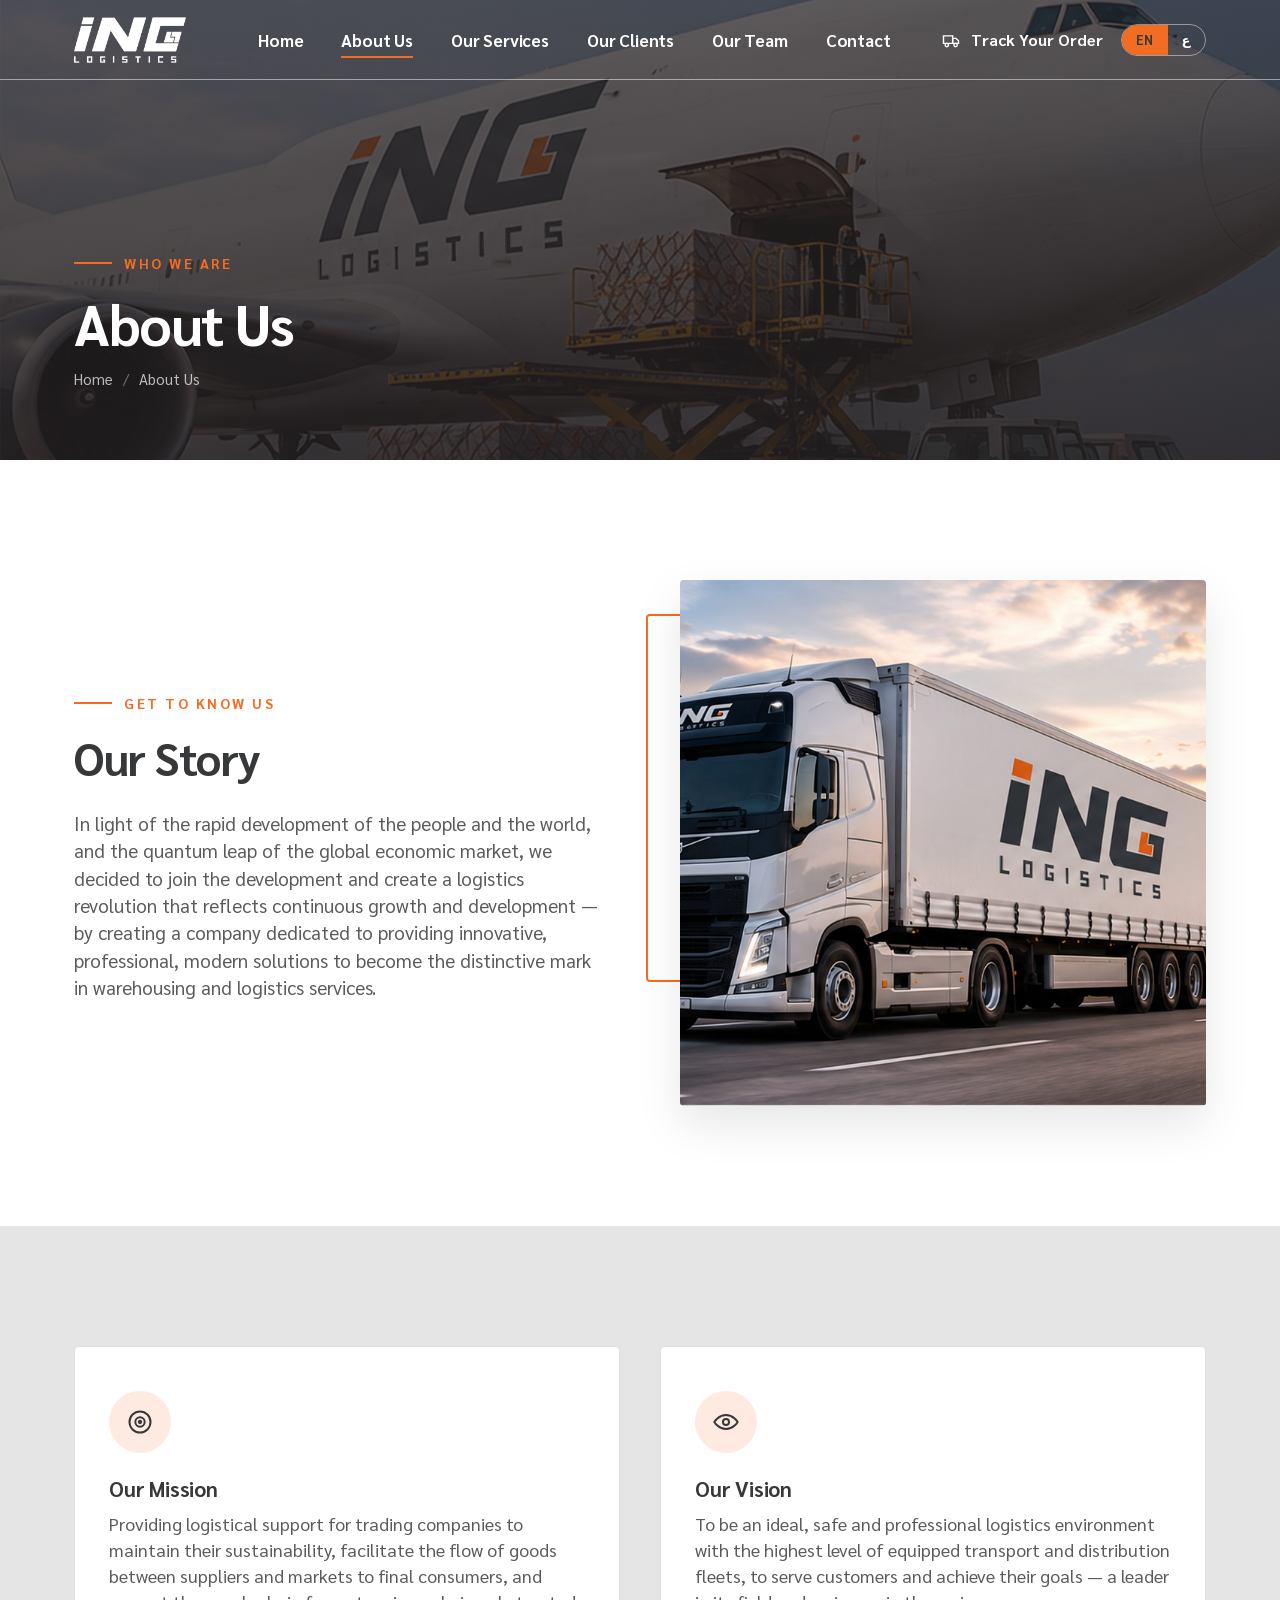
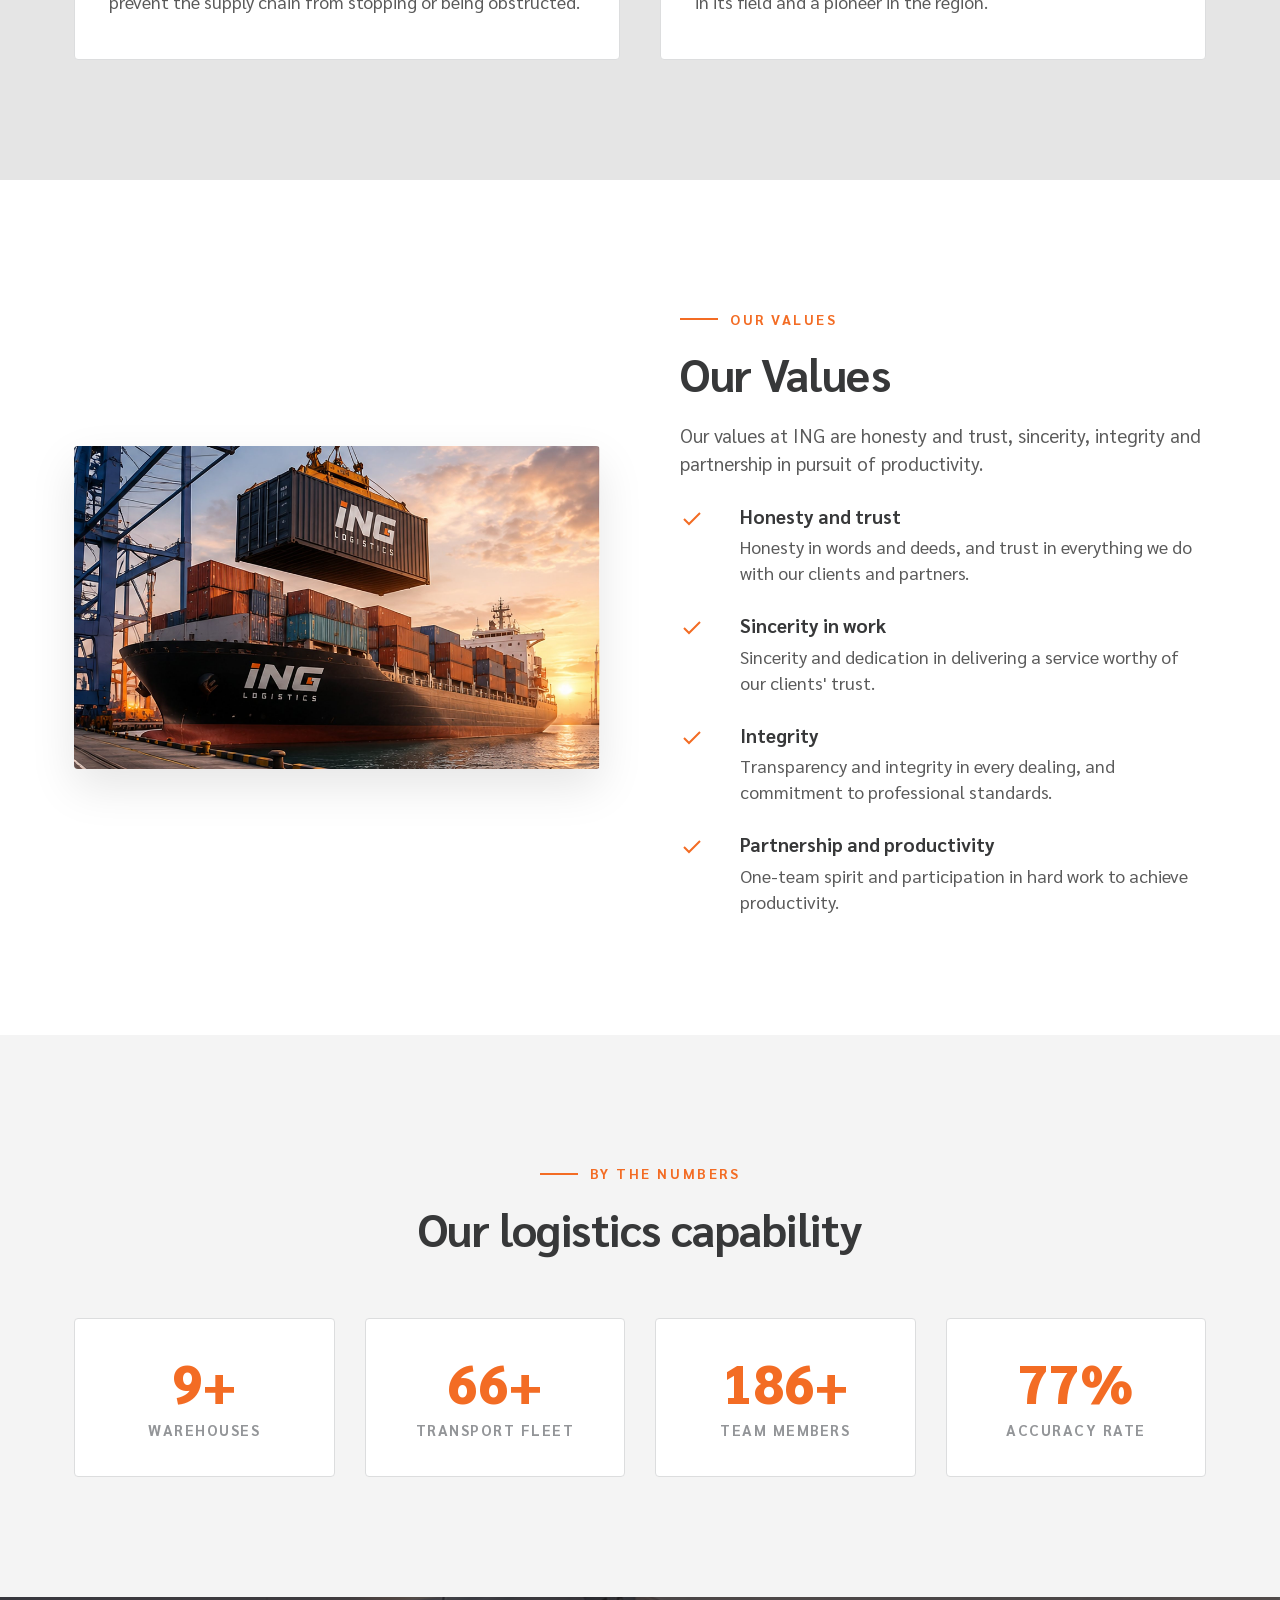
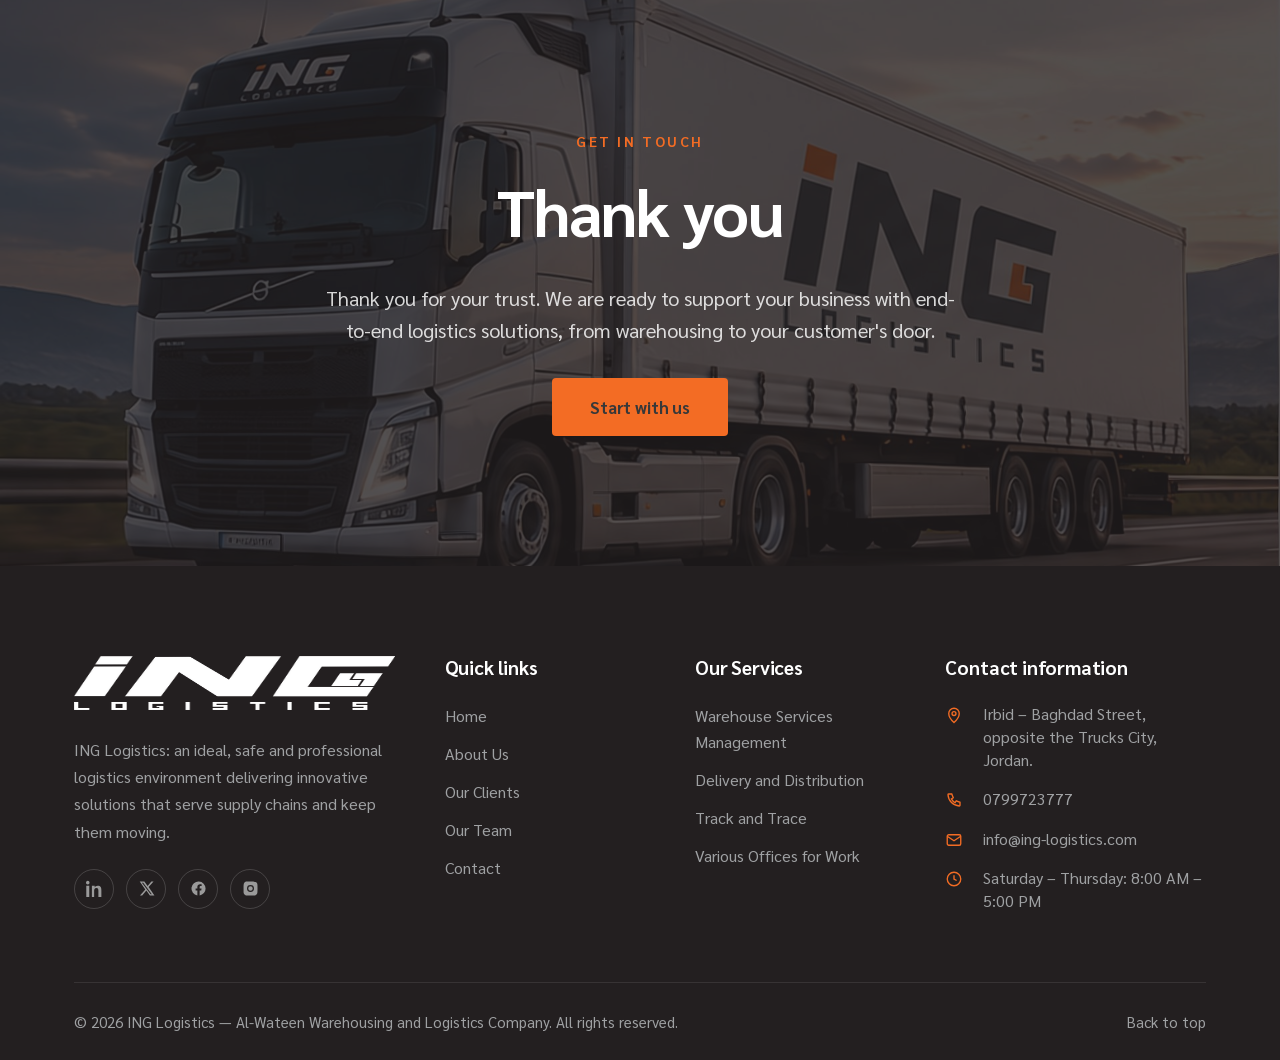
<file: about-us.html>
<!DOCTYPE html>
<html lang="en" dir="ltr" data-lang="en">
<head>
<meta charset="utf-8">
<meta name="viewport" content="width=device-width, initial-scale=1">
<title>About Us — ING Logistics</title>
<meta name="description" content="The story, mission, vision and values behind ING Logistics: honest, professional and safe logistics services.">
<link rel="icon" href="assets/logo/favicon.png" type="image/png">
<link rel="apple-touch-icon" href="assets/logo/favicon.png">
<link rel="stylesheet" href="assets/css/fonts-sarabun.css">
<link rel="stylesheet" href="assets/css/fonts-cairo.css">
<link rel="stylesheet" href="assets/css/style.css">
</head>
<body>

<a class="skip-link" href="#main" data-i18n="nav.skip">Skip to content</a>

<!-- ============================== HEADER ============================== -->
<header class="header">
  <div class="header__inner">
    <a class="header__logo" href="index.html" aria-label="ING Logistics — home">
      <img class="logo-light" data-cimg="logo.header.light" src="assets/logo/ing-logo-light.png" alt="ING Logistics" width="389" height="160">
      <img class="logo-dark" data-cimg="logo.header.dark" src="assets/logo/ing-logo-dark.png" alt="" width="389" height="160" aria-hidden="true">
    </a>

    <nav class="nav" aria-label="Primary">
      <ul class="nav__list">
        <li class="nav__item"><a class="nav__link" href="index.html" data-i18n="nav.home">Home</a></li>
        <li class="nav__item is-current"><a class="nav__link" href="about-us.html" data-i18n="nav.about">About Us</a></li>
        <li class="nav__item"><a class="nav__link" href="our-services.html" data-i18n="nav.services">Our Services</a></li>
        <li class="nav__item"><a class="nav__link" href="our-clients.html" data-i18n="nav.clients">Our Clients</a></li>
        <li class="nav__item"><a class="nav__link" href="our-team.html" data-i18n="nav.team">Our Team</a></li>
        <li class="nav__item"><a class="nav__link" href="get-in-touch.html" data-i18n="nav.contact">Contact</a></li>
      </ul>
    </nav>

    <div class="header__actions">
      <div class="header__action header__action--track" tabindex="0" role="button" aria-haspopup="true">
        <svg viewBox="0 0 24 24" fill="none" stroke="currentColor" stroke-width="1.7" aria-hidden="true">
          <path d="M3 7h11v9H3z"/><path d="M14 10h4l3 3v3h-7z"/><circle cx="7" cy="18" r="2"/><circle cx="17.5" cy="18" r="2"/>
        </svg>
        <span data-i18n="header.track">Track Your Order</span>
        <div class="track-panel">
          <strong class="track-panel__title" data-i18n="header.trackTitle">Track your order</strong>
          <p data-i18n="header.trackText">Follow your shipment from receipt to delivery.</p>
          <form class="form" onsubmit="return false">
            <label class="field">
              <span class="visually-hidden" data-i18n="header.trackTitle">Track your order</span>
              <input type="text" placeholder="Tracking number" data-i18n-placeholder="header.trackPlaceholder">
            </label>
            <button class="btn" type="submit" data-i18n="header.trackButton">Track now</button>
          </form>
        </div>
      </div>

      <div class="lang-toggle" role="group" aria-label="Language">
        <button type="button" data-lang-btn="en" aria-pressed="true" data-i18n-aria="header.langLabel">EN</button>
        <button type="button" data-lang-btn="ar" aria-pressed="false">ع</button>
      </div>

      <button class="header__burger" type="button" aria-expanded="false" aria-label="Menu" data-i18n-aria="nav.menu">
        <span></span><span></span><span></span>
      </button>
    </div>
  </div>
</header>

<main id="main">

  <section class="page-head" data-cimg="about.pagehead" style="background-image:url('assets/img/services-hero.jpg')">
    <div class="page-head__inner container">
      <span class="eyebrow" data-i18n="about.eyebrow">Who we are</span>
      <h1 class="page-head__title" data-i18n="about.title">About Us</h1>
      <nav class="breadcrumb" aria-label="Breadcrumb">
        <a href="index.html" data-i18n="breadcrumb.home">Home</a>
        <span class="breadcrumb__sep">/</span>
        <span aria-current="page" data-i18n="about.title">About Us</span>
      </nav>
    </div>
  </section>

  <section class="section">
    <div class="container">
      <div class="split split--reverse">
        <div class="split__media split__media--offset" data-reveal>
          <img data-cimg="story.photo" src="assets/img/story.jpg" alt="ING Logistics operations" width="1400" height="1400" loading="lazy">
        </div>
        <div class="split__body" data-reveal data-reveal-delay="120">
          <div class="section-head">
            <span class="eyebrow" data-i18n="story.eyebrow">Get to know us</span>
            <h2 data-i18n="story.title">Our Story</h2>
          </div>
          <p data-i18n="story.text">In light of the rapid development of the people and the world, and the quantum leap of the global economic market, we decided to join the development and create a logistics revolution that reflects continuous growth and development — by creating a company dedicated to providing innovative, professional, modern solutions to become the distinctive mark in warehousing and logistics services.</p>
        </div>
      </div>
    </div>
  </section>
  <section class="section section--band">
    <div class="container">
      <div class="cards" style="grid-template-columns:repeat(2,1fr);gap:40px">
        <article class="card" data-reveal>
          <div class="card__icon">
            <svg viewBox="0 0 24 24" fill="none" stroke="currentColor" stroke-width="1.7" aria-hidden="true">
              <circle cx="12" cy="12" r="9"/><circle cx="12" cy="12" r="4"/><circle cx="12" cy="12" r="1" fill="currentColor"/>
            </svg>
          </div>
          <h3 data-i18n="mission.title">Our Mission</h3>
          <p data-i18n="mission.text">Providing logistical support for trading companies to maintain their sustainability, facilitate the flow of goods between suppliers and markets to final consumers, and prevent the supply chain from stopping or being obstructed.</p>
        </article>
        <article class="card" data-reveal data-reveal-delay="120">
          <div class="card__icon">
            <svg viewBox="0 0 24 24" fill="none" stroke="currentColor" stroke-width="1.7" aria-hidden="true">
              <path d="M2 12s3.6-6 10-6 10 6 10 6-3.6 6-10 6-10-6-10-6z"/><circle cx="12" cy="12" r="2.6"/>
            </svg>
          </div>
          <h3 data-i18n="vision.title">Our Vision</h3>
          <p data-i18n="vision.text">To be an ideal, safe and professional logistics environment with the highest level of equipped transport and distribution fleets, to serve customers and achieve their goals — a leader in its field and a pioneer in the region.</p>
        </article>
      </div>
    </div>
  </section>
  <section class="section">
    <div class="container">
      <div class="split">
        <div class="split__media" data-reveal>
          <img data-cimg="values.photo" src="assets/img/values.jpg" alt="Warehouse operations at ING Logistics" width="1920" height="1177" loading="lazy">
        </div>
        <div class="split__body" data-reveal data-reveal-delay="120">
          <div class="section-head">
            <span class="eyebrow" data-i18n="values.eyebrow">Our Values</span>
            <h2 data-i18n="values.title">Our Values</h2>
            <p data-i18n="values.text">Our values at ING are honesty and trust, sincerity, integrity and partnership in pursuit of productivity.</p>
          </div>
          <ul class="value-list">
            <li>
              <svg viewBox="0 0 24 24" fill="none" stroke="currentColor" stroke-width="2" aria-hidden="true"><path d="M20 6L9 17l-5-5"/></svg>
              <div><strong data-i18n="values.item1.title">Honesty and trust</strong>
              <span data-i18n="values.item1.text">Honesty in words and deeds, and trust in everything we do with our clients and partners.</span></div>
            </li>
            <li>
              <svg viewBox="0 0 24 24" fill="none" stroke="currentColor" stroke-width="2" aria-hidden="true"><path d="M20 6L9 17l-5-5"/></svg>
              <div><strong data-i18n="values.item2.title">Sincerity in work</strong>
              <span data-i18n="values.item2.text">Sincerity and dedication in delivering a service worthy of our clients' trust.</span></div>
            </li>
            <li>
              <svg viewBox="0 0 24 24" fill="none" stroke="currentColor" stroke-width="2" aria-hidden="true"><path d="M20 6L9 17l-5-5"/></svg>
              <div><strong data-i18n="values.item3.title">Integrity</strong>
              <span data-i18n="values.item3.text">Transparency and integrity in every dealing, and commitment to professional standards.</span></div>
            </li>
            <li>
              <svg viewBox="0 0 24 24" fill="none" stroke="currentColor" stroke-width="2" aria-hidden="true"><path d="M20 6L9 17l-5-5"/></svg>
              <div><strong data-i18n="values.item4.title">Partnership and productivity</strong>
              <span data-i18n="values.item4.text">One-team spirit and participation in hard work to achieve productivity.</span></div>
            </li>
          </ul>
        </div>
      </div>
    </div>
  </section>
  <section class="section section--soft">
    <div class="container">
      <div class="section-head section-head--center" data-reveal>
        <span class="eyebrow" data-i18n="stats.eyebrow">By the numbers</span>
        <h2 data-i18n="stats.title">Our logistics capability</h2>
      </div>
      <div class="stats">
        <div class="stat" data-reveal>
          <div class="stat__value"><span data-count-to="12" data-cnum="stats.n1"></span><span data-cnum-suffix="stats.n1">+</span></div>
          <div class="stat__label" data-i18n="stats.value1">Warehouses</div>
        </div>
        <div class="stat" data-reveal data-reveal-delay="90">
          <div class="stat__value"><span data-count-to="85" data-cnum="stats.n2"></span><span data-cnum-suffix="stats.n2">+</span></div>
          <div class="stat__label" data-i18n="stats.value2">Transport fleet</div>
        </div>
        <div class="stat" data-reveal data-reveal-delay="180">
          <div class="stat__value"><span data-count-to="240" data-cnum="stats.n3"></span><span data-cnum-suffix="stats.n3">+</span></div>
          <div class="stat__label" data-i18n="stats.value3">Team members</div>
        </div>
        <div class="stat" data-reveal data-reveal-delay="270">
          <div class="stat__value"><span data-count-to="99" data-cnum="stats.n4"></span><span data-cnum-suffix="stats.n4">%</span></div>
          <div class="stat__label" data-i18n="stats.value4">Accuracy rate</div>
        </div>
      </div>
    </div>
  </section>
  <section class="band" data-cimg="band.cta" style="background-image:url('assets/img/cta.jpg')">
    <div class="band__inner container" data-reveal>
      <span class="eyebrow eyebrow--plain" data-i18n="contact.eyebrow">Get in touch</span>
      <blockquote data-i18n="cta.title" style="font-size:64px">Thank you</blockquote>
      <p class="lead" style="color:rgba(255,255,255,.82);max-width:640px;margin:0 auto 32px" data-i18n="cta.text">Thank you for your trust. We are ready to support your business with end-to-end logistics solutions, from warehousing to your customer's door.</p>
      <a class="btn" href="get-in-touch.html" data-i18n="cta.button">Start with us</a>
    </div>
  </section>
</main>

<!-- ============================== FOOTER ============================== -->
<footer class="footer">
  <div class="container">
    <div class="footer__grid">
      <div>
        <img class="footer__logo" data-cimg="logo.footer" src="assets/logo/ing-logo-light.png" alt="ING Logistics" width="389" height="160" loading="lazy">
        <p data-i18n="footer.about">ING Logistics: an ideal, safe and professional logistics environment delivering innovative solutions that serve supply chains and keep them moving.</p>
        <div class="socials" style="margin-top:24px">
          <a href="#" aria-label="LinkedIn"><svg viewBox="0 0 24 24" fill="currentColor" aria-hidden="true"><path d="M4.98 3.5A2.5 2.5 0 1 1 0 3.5a2.5 2.5 0 0 1 4.98 0zM.4 8.2h4.2V24H.4zM8.3 8.2h4v2.2h.1c.6-1.1 2-2.4 4.1-2.4 4.4 0 5.2 2.9 5.2 6.6V24h-4.2v-8.3c0-2 0-4.5-2.8-4.5s-3.2 2.2-3.2 4.4V24H8.3z"/></svg></a>
          <a href="#" aria-label="X"><svg viewBox="0 0 24 24" fill="currentColor" aria-hidden="true"><path d="M18.9 2H22l-7 8 8.2 12h-6.4l-5-7.3L5.9 22H2.8l7.5-8.6L2.4 2h6.6l4.5 6.6zM17.8 20h1.7L7.3 3.8H5.5z"/></svg></a>
          <a href="#" aria-label="Facebook"><svg viewBox="0 0 24 24" fill="currentColor" aria-hidden="true"><path d="M22 12a10 10 0 1 0-11.6 9.9v-7H7.9V12h2.5V9.8c0-2.5 1.5-3.9 3.8-3.9 1.1 0 2.2.2 2.2.2v2.4h-1.2c-1.2 0-1.6.8-1.6 1.6V12h2.7l-.4 2.9h-2.3v7A10 10 0 0 0 22 12z"/></svg></a>
          <a href="#" aria-label="Instagram"><svg viewBox="0 0 24 24" fill="currentColor" aria-hidden="true"><path d="M12 2.2c3.2 0 3.6 0 4.9.1 1.2.1 1.8.3 2.2.4.6.2 1 .5 1.4.9.4.4.7.8.9 1.4.2.4.3 1 .4 2.2.1 1.3.1 1.7.1 4.9s0 3.6-.1 4.9c-.1 1.2-.3 1.8-.4 2.2-.2.6-.5 1-.9 1.4-.4.4-.8.7-1.4.9-.4.2-1 .3-2.2.4-1.3.1-1.7.1-4.9.1s-3.6 0-4.9-.1c-1.2-.1-1.8-.3-2.2-.4-.6-.2-1-.5-1.4-.9-.4-.4-.7-.8-.9-1.4-.2-.4-.3-1-.4-2.2C2.2 15.6 2.2 15.2 2.2 12s0-3.6.1-4.9c.1-1.2.3-1.8.4-2.2.2-.6.5-1 .9-1.4.4-.4.8-.7 1.4-.9.4-.2 1-.3 2.2-.4C8.4 2.2 8.8 2.2 12 2.2zm0 4.9a4.9 4.9 0 1 0 0 9.8 4.9 4.9 0 0 0 0-9.8zm0 8.1a3.2 3.2 0 1 1 0-6.4 3.2 3.2 0 0 1 0 6.4zm6.2-8.3a1.1 1.1 0 1 1-2.3 0 1.1 1.1 0 0 1 2.3 0z"/></svg></a>
        </div>
      </div>

      <div>
        <h3 data-i18n="footer.linksTitle">Quick links</h3>
        <ul class="footer__links">
          <li><a href="index.html" data-i18n="nav.home">Home</a></li>
          <li><a href="about-us.html" data-i18n="nav.about">About Us</a></li>
          <li><a href="our-clients.html" data-i18n="nav.clients">Our Clients</a></li>
          <li><a href="our-team.html" data-i18n="nav.team">Our Team</a></li>
          <li><a href="get-in-touch.html" data-i18n="nav.contact">Contact</a></li>
        </ul>
      </div>

      <div>
        <h3 data-i18n="footer.servicesTitle">Our Services</h3>
        <ul class="footer__links">
          <li><a href="our-services.html#warehouse" data-i18n="warehouse.title">Warehouse Services Management</a></li>
          <li><a href="our-services.html#delivery" data-i18n="delivery.title">Delivery and Distribution</a></li>
          <li><a href="our-services.html#track" data-i18n="track.title">Track and Trace</a></li>
          <li><a href="our-services.html#offices" data-i18n="offices.title">Various Offices for Work</a></li>
        </ul>
      </div>

      <div>
        <h3 data-i18n="footer.contactTitle">Contact information</h3>
        <ul class="footer__contact">
          <li>
            <svg viewBox="0 0 24 24" fill="none" stroke="currentColor" stroke-width="1.8" aria-hidden="true"><path d="M12 22s7-6.2 7-12a7 7 0 1 0-14 0c0 5.8 7 12 7 12z"/><circle cx="12" cy="10" r="2.6"/></svg>
            <a href="https://maps.google.com/?q=32.51422635237183,35.94295766426107" target="_blank" rel="noopener" data-i18n="location.address">Irbid – Baghdad Street, opposite the Trucks City, Jordan.</a>
          </li>
          <li>
            <svg viewBox="0 0 24 24" fill="none" stroke="currentColor" stroke-width="1.8" aria-hidden="true"><path d="M5 4h4l2 5-2.5 1.5a12 12 0 0 0 5 5L15 13l5 2v4a1 1 0 0 1-1 1A16 16 0 0 1 4 5a1 1 0 0 1 1-1z"/></svg>
            <a href="tel:+962799723777" dir="ltr" data-ctext="contact.phone">0799723777</a>
          </li>
          <li>
            <svg viewBox="0 0 24 24" fill="none" stroke="currentColor" stroke-width="1.8" aria-hidden="true"><rect x="3" y="5" width="18" height="14" rx="2"/><path d="M3 7l9 6 9-6"/></svg>
            <a href="mailto:info@ing-logistics.com" dir="ltr" data-ctext="contact.email">info@ing-logistics.com</a>
          </li>
          <li>
            <svg viewBox="0 0 24 24" fill="none" stroke="currentColor" stroke-width="1.8" aria-hidden="true"><circle cx="12" cy="12" r="9"/><path d="M12 7v5l3.5 2"/></svg>
            <span data-i18n="contact.hours">Saturday – Thursday: 8:00 AM – 5:00 PM</span>
          </li>
        </ul>
      </div>
    </div>

    <div class="footer__bottom">
      <span>&copy; <span data-year>2026</span> ING Logistics — <span class="footer__legal" data-ctext="footer.legalName">Al-Wateen Warehousing and Logistics Company</span>. <span data-i18n="footer.copyright">All rights reserved.</span></span>
      <a href="#main" data-i18n="footer.backToTop">Back to top</a>
    </div>
  </div>
</footer>

<button class="to-top" type="button" aria-label="Back to top" data-i18n-aria="footer.backToTop">
  <svg viewBox="0 0 24 24" fill="none" stroke="currentColor" stroke-width="2" aria-hidden="true"><path d="M12 19V5M5 12l7-7 7 7"/></svg>
</button>

<script src="assets/js/i18n.js"></script>
<script src="assets/js/content.js"></script>
<script src="assets/js/content-apply.js"></script>
<script src="assets/js/main.js"></script>
</body>
</html>
</file>
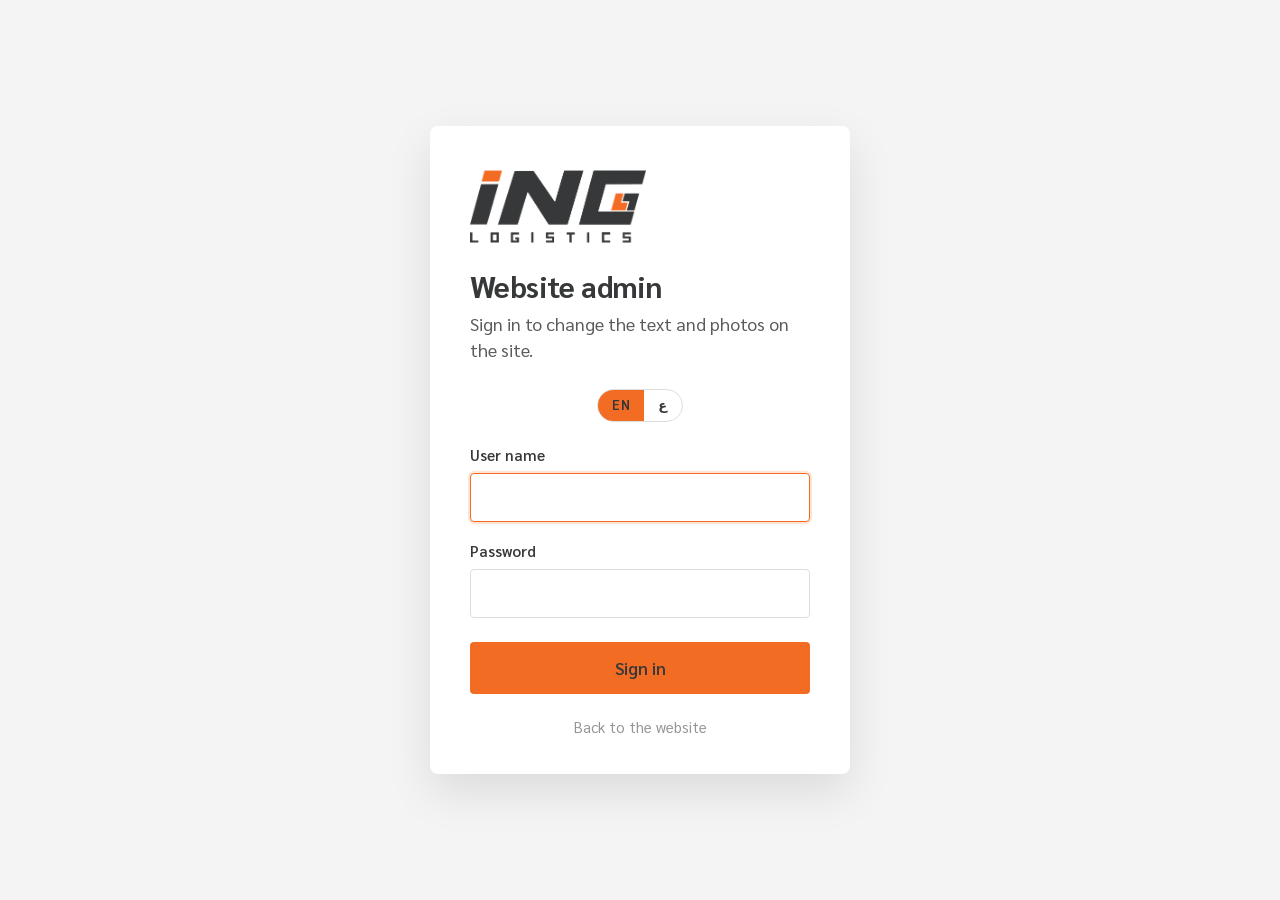
<file: admin.html>
<!DOCTYPE html>
<html lang="en" dir="ltr">
<head>
<meta charset="utf-8">
<meta name="viewport" content="width=device-width, initial-scale=1">
<meta name="robots" content="noindex, nofollow">
<meta name="description" content="Private editing screen for the ING Logistics website. Not linked from the site.">
<title>Website admin — ING Logistics</title>
<link rel="icon" href="assets/logo/favicon.png" type="image/png">
<link rel="stylesheet" href="assets/css/fonts-sarabun.css">
<link rel="stylesheet" href="assets/css/fonts-cairo.css">
<link rel="stylesheet" href="assets/css/style.css">
<link rel="stylesheet" href="assets/css/admin.css">
</head>
<body>

<!-- ============================== SIGN IN ============================== -->
<section class="gate" id="gate">
  <form class="gate__card" id="signin" autocomplete="on">
    <img class="gate__logo" src="assets/logo/ing-logo-dark.png" alt="ING Logistics" width="389" height="160">
    <h1 class="gate__title" data-a18n="Website admin">Website admin</h1>
    <p class="gate__lead" data-a18n="Sign in to change the text and photos on the site.">Sign in to change the text and photos on the site.</p>

    <div class="gate__lang">
      <div class="lang-toggle" role="group" data-a18n-aria="Language" aria-label="Language">
        <button type="button" data-admin-lang="en" aria-pressed="true">EN</button>
        <button type="button" data-admin-lang="ar" aria-pressed="false">ع</button>
      </div>
    </div>

    <label class="gate__field">
      <span data-a18n="User name">User name</span>
      <input type="text" name="user" id="user" autocomplete="username" autocapitalize="none" spellcheck="false" required>
    </label>
    <label class="gate__field">
      <span data-a18n="Password">Password</span>
      <input type="password" name="password" id="password" autocomplete="current-password" required>
    </label>

    <p class="gate__error" id="signin-error" role="alert" hidden></p>
    <button class="gate__submit" type="submit" data-a18n="Sign in">Sign in</button>
    <a class="gate__back" href="index.html" data-a18n="Back to the website">Back to the website</a>
  </form>
</section>

<!-- ============================= DASHBOARD ============================= -->
<div class="dash" id="dash" hidden>

  <header class="bar">
    <span class="bar__brand" data-a18n="ING Logistics — admin">ING Logistics — admin</span>
    <span class="bar__where" id="group-title"></span>
    <span class="bar__spacer"></span>
    <span class="bar__state" id="state" role="status" aria-live="polite"></span>
    <span class="bar__quota" id="quota" hidden></span>
    <div class="lang-toggle lang-toggle--bar" role="group" data-a18n-aria="Language" aria-label="Language">
      <button type="button" data-admin-lang="en" aria-pressed="true">EN</button>
      <button type="button" data-admin-lang="ar" aria-pressed="false">ع</button>
    </div>
    <button class="bar__btn" type="button" id="preview-toggle" data-a18n="Preview">Preview</button>
    <button class="bar__btn" type="button" id="discard" data-a18n="Discard draft">Discard draft</button>
    <button class="bar__btn bar__btn--go" type="button" id="publish" data-a18n="Push changes">Push changes</button>
    <button class="bar__btn bar__btn--quiet" type="button" id="signout" data-a18n="Sign out">Sign out</button>
  </header>

  <div class="dash__body">
    <nav class="side" id="groups" data-a18n-aria="Parts of the site" aria-label="Parts of the site"></nav>

    <main class="fields" id="fields" aria-live="polite"></main>

    <aside class="preview" id="preview" hidden>
      <div class="preview__tabs" id="preview-tabs"></div>
      <div class="preview__frame">
        <iframe id="preview-frame" data-a18n-title="Preview of the website" title="Preview of the website" loading="lazy"></iframe>
      </div>
    </aside>
  </div>

</div>

<div class="notice" id="notice" role="alert" hidden>
  <div class="notice__card">
    <h2 class="notice__title" id="notice-title"></h2>
    <p class="notice__text" id="notice-text"></p>
    <div class="notice__actions">
      <button class="bar__btn" type="button" id="notice-cancel" data-a18n="Cancel">Cancel</button>
      <button class="bar__btn bar__btn--go" type="button" id="notice-ok" data-a18n="Continue">Continue</button>
    </div>
  </div>
</div>

<script src="assets/js/draft-store.js"></script>
<script src="assets/js/content.js"></script>
<script src="assets/js/admin-i18n.js"></script>
<script src="assets/js/admin-fields.js"></script>
<script src="assets/js/admin.js"></script>
</body>
</html>
</file>
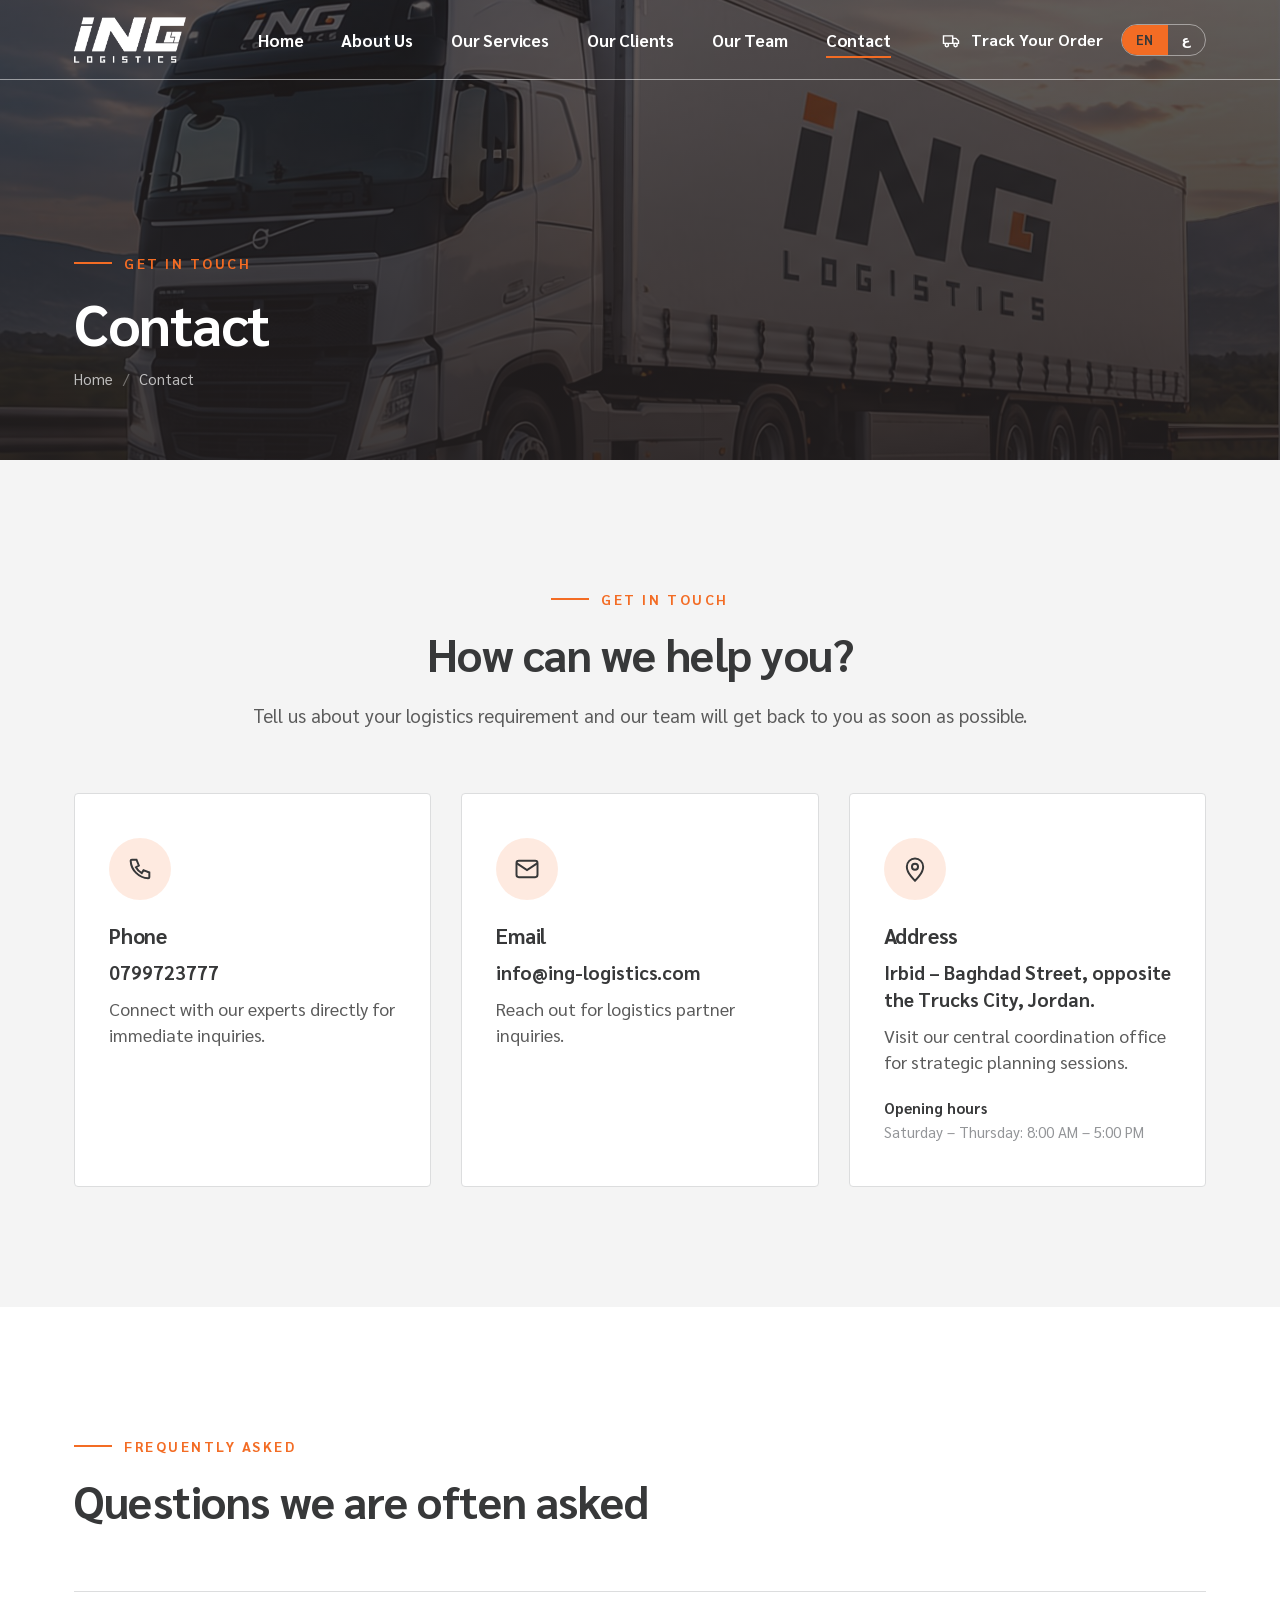
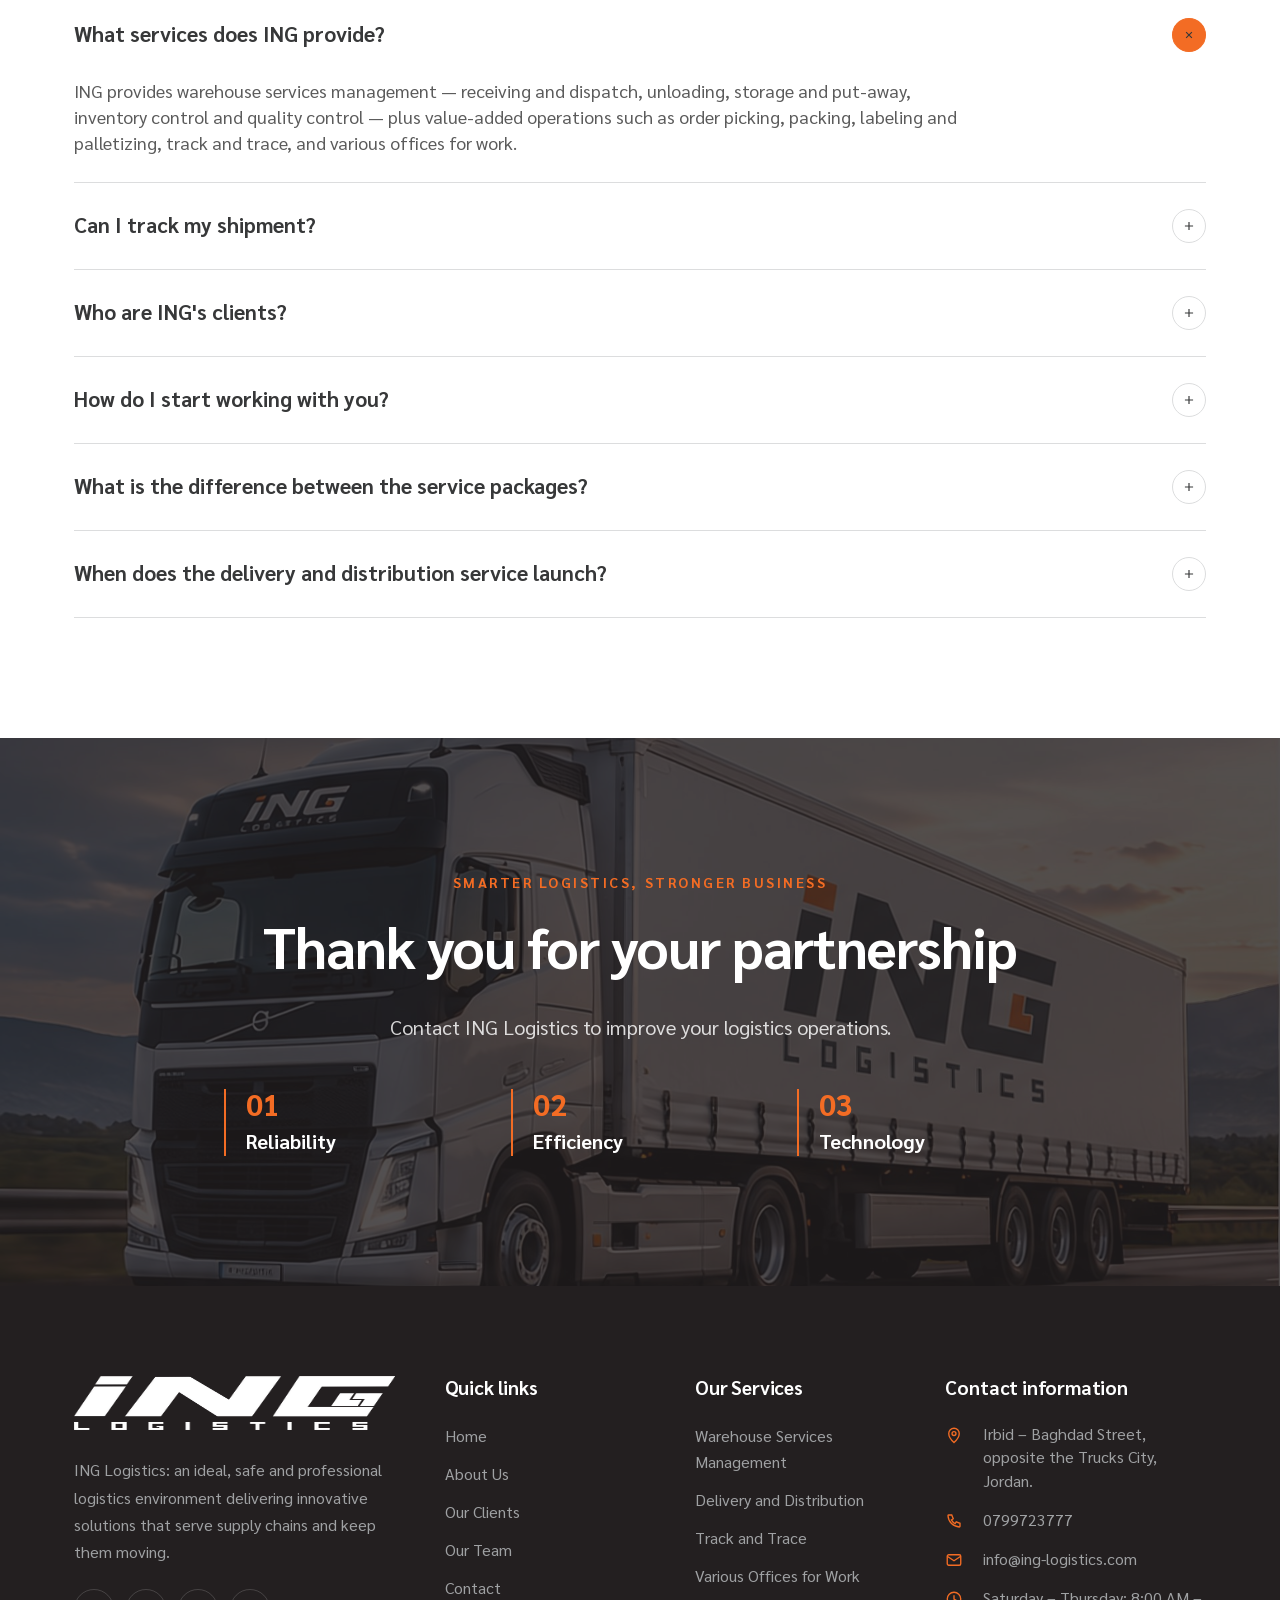
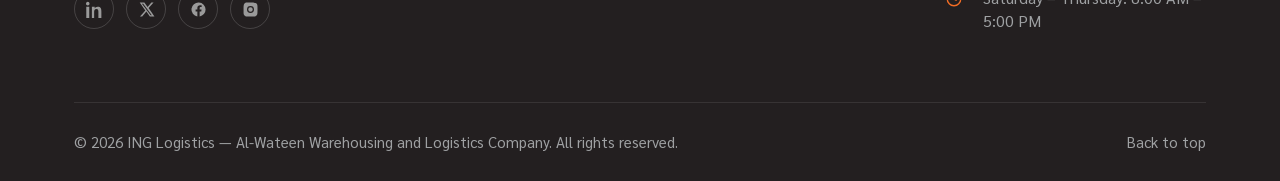
<file: get-in-touch.html>
<!DOCTYPE html>
<html lang="en" dir="ltr" data-lang="en">
<head>
<meta charset="utf-8">
<meta name="viewport" content="width=device-width, initial-scale=1">
<title>Contact — ING Logistics</title>
<meta name="description" content="Contact ING Logistics about warehousing, delivery and distribution, track and trace, or workspaces.">
<link rel="icon" href="assets/logo/favicon.png" type="image/png">
<link rel="apple-touch-icon" href="assets/logo/favicon.png">
<link rel="stylesheet" href="assets/css/fonts-sarabun.css">
<link rel="stylesheet" href="assets/css/fonts-cairo.css">
<link rel="stylesheet" href="assets/css/style.css">
</head>
<body>

<a class="skip-link" href="#main" data-i18n="nav.skip">Skip to content</a>

<!-- ============================== HEADER ============================== -->
<header class="header">
  <div class="header__inner">
    <a class="header__logo" href="index.html" aria-label="ING Logistics — home">
      <img class="logo-light" data-cimg="logo.header.light" src="assets/logo/ing-logo-light.png" alt="ING Logistics" width="389" height="160">
      <img class="logo-dark" data-cimg="logo.header.dark" src="assets/logo/ing-logo-dark.png" alt="" width="389" height="160" aria-hidden="true">
    </a>

    <nav class="nav" aria-label="Primary">
      <ul class="nav__list">
        <li class="nav__item"><a class="nav__link" href="index.html" data-i18n="nav.home">Home</a></li>
        <li class="nav__item"><a class="nav__link" href="about-us.html" data-i18n="nav.about">About Us</a></li>
        <li class="nav__item"><a class="nav__link" href="our-services.html" data-i18n="nav.services">Our Services</a></li>
        <li class="nav__item"><a class="nav__link" href="our-clients.html" data-i18n="nav.clients">Our Clients</a></li>
        <li class="nav__item"><a class="nav__link" href="our-team.html" data-i18n="nav.team">Our Team</a></li>
        <li class="nav__item is-current"><a class="nav__link" href="get-in-touch.html" data-i18n="nav.contact">Contact</a></li>
      </ul>
    </nav>

    <div class="header__actions">
      <div class="header__action header__action--track" tabindex="0" role="button" aria-haspopup="true">
        <svg viewBox="0 0 24 24" fill="none" stroke="currentColor" stroke-width="1.7" aria-hidden="true">
          <path d="M3 7h11v9H3z"/><path d="M14 10h4l3 3v3h-7z"/><circle cx="7" cy="18" r="2"/><circle cx="17.5" cy="18" r="2"/>
        </svg>
        <span data-i18n="header.track">Track Your Order</span>
        <div class="track-panel">
          <strong class="track-panel__title" data-i18n="header.trackTitle">Track your order</strong>
          <p data-i18n="header.trackText">Follow your shipment from receipt to delivery.</p>
          <form class="form" onsubmit="return false">
            <label class="field">
              <span class="visually-hidden" data-i18n="header.trackTitle">Track your order</span>
              <input type="text" placeholder="Tracking number" data-i18n-placeholder="header.trackPlaceholder">
            </label>
            <button class="btn" type="submit" data-i18n="header.trackButton">Track now</button>
          </form>
        </div>
      </div>

      <div class="lang-toggle" role="group" aria-label="Language">
        <button type="button" data-lang-btn="en" aria-pressed="true" data-i18n-aria="header.langLabel">EN</button>
        <button type="button" data-lang-btn="ar" aria-pressed="false">ع</button>
      </div>

      <button class="header__burger" type="button" aria-expanded="false" aria-label="Menu" data-i18n-aria="nav.menu">
        <span></span><span></span><span></span>
      </button>
    </div>
  </div>
</header>

<main id="main">

  <section class="page-head" data-cimg="contact.pagehead" style="background-image:url('assets/img/cta.jpg')">
    <div class="page-head__inner container">
      <span class="eyebrow" data-i18n="pageContact.eyebrow">Get in touch</span>
      <h1 class="page-head__title" data-i18n="pageContact.title">Contact</h1>
      <nav class="breadcrumb" aria-label="Breadcrumb">
        <a href="index.html" data-i18n="breadcrumb.home">Home</a>
        <span class="breadcrumb__sep">/</span>
        <span aria-current="page" data-i18n="pageContact.title">Contact</span>
      </nav>
    </div>
  </section>

  <section class="section section--soft">
    <div class="container">
      <div class="section-head section-head--center" data-reveal>
        <span class="eyebrow" data-i18n="contact.eyebrow">Get in touch</span>
        <h2 data-i18n="contact.title">How can we help you?</h2>
        <p data-i18n="contact.text">Tell us about your logistics requirement and our team will get back to you as soon as possible.</p>
      </div>

      <div class="cards cards--3" data-reveal>
        <article class="card">
          <div class="card__icon">
            <svg viewBox="0 0 24 24" fill="none" stroke="currentColor" stroke-width="1.7" aria-hidden="true">
              <path d="M5 4h4l2 5-2.5 1.5a12 12 0 0 0 5 5L15 13l5 2v4a1 1 0 0 1-1 1A16 16 0 0 1 4 5a1 1 0 0 1 1-1z"/>
            </svg>
          </div>
          <h3 data-i18n="contact.phoneLabel">Phone</h3>
          <p class="contact-card__value"><a href="tel:+962799723777" dir="ltr" data-ctext="contact.phone">0799723777</a></p>
          <p data-i18n="contact.phoneText">Connect with our experts directly for immediate inquiries.</p>
        </article>
        <article class="card" data-reveal data-reveal-delay="90">
          <div class="card__icon">
            <svg viewBox="0 0 24 24" fill="none" stroke="currentColor" stroke-width="1.7" aria-hidden="true">
              <rect x="3" y="5" width="18" height="14" rx="2"/><path d="M3 7l9 6 9-6"/>
            </svg>
          </div>
          <h3 data-i18n="contact.emailLabel">Email</h3>
          <p class="contact-card__value"><a href="mailto:info@ing-logistics.com" dir="ltr" data-ctext="contact.email">info@ing-logistics.com</a></p>
          <p data-i18n="contact.emailText">Reach out for logistics partner inquiries.</p>
        </article>
        <article class="card" data-reveal data-reveal-delay="180">
          <div class="card__icon">
            <svg viewBox="0 0 24 24" fill="none" stroke="currentColor" stroke-width="1.7" aria-hidden="true">
              <path d="M12 22s7-6.2 7-12a7 7 0 1 0-14 0c0 5.8 7 12 7 12z"/><circle cx="12" cy="10" r="2.6"/>
            </svg>
          </div>
          <h3 data-i18n="contact.addressLabel">Address</h3>
          <p class="contact-card__value"><a href="https://maps.google.com/?q=32.51422635237183,35.94295766426107" target="_blank" rel="noopener" data-i18n="location.address">Irbid – Baghdad Street, opposite the Trucks City, Jordan.</a></p>
          <p data-i18n="contact.addressText">Visit our central coordination office for strategic planning sessions.</p>
          <p class="contact-card__hours"><strong data-i18n="contact.hoursLabel">Opening hours</strong><span data-i18n="contact.hours">Saturday – Thursday: 8:00 AM – 5:00 PM</span></p>
        </article>
      </div>
    </div>
  </section>

  <section class="section">
    <div class="container">
      <div class="section-head" data-reveal>
        <span class="eyebrow" data-i18n="faq.eyebrow">Frequently asked</span>
        <h2 data-i18n="faq.title">Questions we are often asked</h2>
      </div>
      <div class="accordion" data-reveal>
        
        <div class="accordion__item">
          <button class="accordion__trigger" type="button">
            <span data-i18n="faq.q1">What services does ING provide?</span>
            <span class="accordion__icon" aria-hidden="true">
              <svg viewBox="0 0 24 24" width="14" height="14" fill="none" stroke="currentColor" stroke-width="2"><path d="M12 5v14M5 12h14"/></svg>
            </span>
          </button>
          <div class="accordion__panel"><div data-i18n="faq.a1">ING provides warehouse services management — receiving and dispatch, unloading, storage and put-away, inventory control and quality control — plus value-added operations such as order picking, packing, labeling and palletizing, track and trace, and various offices for work.</div></div>
        </div>
        
        <div class="accordion__item">
          <button class="accordion__trigger" type="button">
            <span data-i18n="faq.q2">Can I track my shipment?</span>
            <span class="accordion__icon" aria-hidden="true">
              <svg viewBox="0 0 24 24" width="14" height="14" fill="none" stroke="currentColor" stroke-width="2"><path d="M12 5v14M5 12h14"/></svg>
            </span>
          </button>
          <div class="accordion__panel"><div data-i18n="faq.a2">Yes. ING provides a track and trace service that lets customers follow the status of their order from receipt through to delivery.</div></div>
        </div>
        
        <div class="accordion__item">
          <button class="accordion__trigger" type="button">
            <span data-i18n="faq.q3">Who are ING's clients?</span>
            <span class="accordion__icon" aria-hidden="true">
              <svg viewBox="0 0 24 24" width="14" height="14" fill="none" stroke="currentColor" stroke-width="2"><path d="M12 5v14M5 12h14"/></svg>
            </span>
          </button>
          <div class="accordion__panel"><div data-i18n="faq.a3">We serve trading companies, wholesalers, retailers and hypermarkets, businesspeople and entrepreneurs, and the company selects its clients with great care and consideration.</div></div>
        </div>
        
        <div class="accordion__item">
          <button class="accordion__trigger" type="button">
            <span data-i18n="faq.q4">How do I start working with you?</span>
            <span class="accordion__icon" aria-hidden="true">
              <svg viewBox="0 0 24 24" width="14" height="14" fill="none" stroke="currentColor" stroke-width="2"><path d="M12 5v14M5 12h14"/></svg>
            </span>
          </button>
          <div class="accordion__panel"><div data-i18n="faq.a4">Get in touch using the contact details below and our team will review your requirements and propose the right logistics solution.</div></div>
        </div>
        
        <div class="accordion__item">
          <button class="accordion__trigger" type="button">
            <span data-i18n="faq.q5">What is the difference between the service packages?</span>
            <span class="accordion__icon" aria-hidden="true">
              <svg viewBox="0 0 24 24" width="14" height="14" fill="none" stroke="currentColor" stroke-width="2"><path d="M12 5v14M5 12h14"/></svg>
            </span>
          </button>
          <div class="accordion__panel"><div data-i18n="faq.a5">Essential covers secure storage and inventory control. Fulfillment adds order processing, picking and standard packing. Managed 3PL adds dedicated capacity, an account manager, an enhanced SLA, same-day handling and ERP or API integration. Value-added services are charged according to the activity and scope agreed.</div></div>
        </div>
        
        <div class="accordion__item">
          <button class="accordion__trigger" type="button">
            <span data-i18n="faq.q6">When does the delivery and distribution service launch?</span>
            <span class="accordion__icon" aria-hidden="true">
              <svg viewBox="0 0 24 24" width="14" height="14" fill="none" stroke="currentColor" stroke-width="2"><path d="M12 5v14M5 12h14"/></svg>
            </span>
          </button>
          <div class="accordion__panel"><div data-i18n="faq.a6">We are preparing to launch our own delivery and distribution fleet, operating directly from our Irbid facility with coverage across Jordan. The published launch rates are indicative until the service goes live.</div></div>
        </div>
      </div>
    </div>
  </section>
  <section class="band" data-cimg="band.cta" style="background-image:url('assets/img/cta.jpg')">
    <div class="band__inner container" data-reveal>
      <span class="eyebrow eyebrow--plain" data-i18n="closing.eyebrow">Smarter logistics, stronger business</span>
      <blockquote data-i18n="closing.title" style="font-size:56px">Thank you for your partnership</blockquote>
      <p class="lead" style="color:rgba(255,255,255,.82);max-width:640px;margin:0 auto" data-i18n="closing.text">Contact ING Logistics to improve your logistics operations.</p>
      <div class="values-row">
        <div>
          <span class="values-row__num">01</span>
          <strong data-i18n="closing.value.1">Reliability</strong>
        </div>
        <div>
          <span class="values-row__num">02</span>
          <strong data-i18n="closing.value.2">Efficiency</strong>
        </div>
        <div>
          <span class="values-row__num">03</span>
          <strong data-i18n="closing.value.3">Technology</strong>
        </div>
      </div>
    </div>
  </section>
</main>

<!-- ============================== FOOTER ============================== -->
<footer class="footer">
  <div class="container">
    <div class="footer__grid">
      <div>
        <img class="footer__logo" data-cimg="logo.footer" src="assets/logo/ing-logo-light.png" alt="ING Logistics" width="389" height="160" loading="lazy">
        <p data-i18n="footer.about">ING Logistics: an ideal, safe and professional logistics environment delivering innovative solutions that serve supply chains and keep them moving.</p>
        <div class="socials" style="margin-top:24px">
          <a href="#" aria-label="LinkedIn"><svg viewBox="0 0 24 24" fill="currentColor" aria-hidden="true"><path d="M4.98 3.5A2.5 2.5 0 1 1 0 3.5a2.5 2.5 0 0 1 4.98 0zM.4 8.2h4.2V24H.4zM8.3 8.2h4v2.2h.1c.6-1.1 2-2.4 4.1-2.4 4.4 0 5.2 2.9 5.2 6.6V24h-4.2v-8.3c0-2 0-4.5-2.8-4.5s-3.2 2.2-3.2 4.4V24H8.3z"/></svg></a>
          <a href="#" aria-label="X"><svg viewBox="0 0 24 24" fill="currentColor" aria-hidden="true"><path d="M18.9 2H22l-7 8 8.2 12h-6.4l-5-7.3L5.9 22H2.8l7.5-8.6L2.4 2h6.6l4.5 6.6zM17.8 20h1.7L7.3 3.8H5.5z"/></svg></a>
          <a href="#" aria-label="Facebook"><svg viewBox="0 0 24 24" fill="currentColor" aria-hidden="true"><path d="M22 12a10 10 0 1 0-11.6 9.9v-7H7.9V12h2.5V9.8c0-2.5 1.5-3.9 3.8-3.9 1.1 0 2.2.2 2.2.2v2.4h-1.2c-1.2 0-1.6.8-1.6 1.6V12h2.7l-.4 2.9h-2.3v7A10 10 0 0 0 22 12z"/></svg></a>
          <a href="#" aria-label="Instagram"><svg viewBox="0 0 24 24" fill="currentColor" aria-hidden="true"><path d="M12 2.2c3.2 0 3.6 0 4.9.1 1.2.1 1.8.3 2.2.4.6.2 1 .5 1.4.9.4.4.7.8.9 1.4.2.4.3 1 .4 2.2.1 1.3.1 1.7.1 4.9s0 3.6-.1 4.9c-.1 1.2-.3 1.8-.4 2.2-.2.6-.5 1-.9 1.4-.4.4-.8.7-1.4.9-.4.2-1 .3-2.2.4-1.3.1-1.7.1-4.9.1s-3.6 0-4.9-.1c-1.2-.1-1.8-.3-2.2-.4-.6-.2-1-.5-1.4-.9-.4-.4-.7-.8-.9-1.4-.2-.4-.3-1-.4-2.2C2.2 15.6 2.2 15.2 2.2 12s0-3.6.1-4.9c.1-1.2.3-1.8.4-2.2.2-.6.5-1 .9-1.4.4-.4.8-.7 1.4-.9.4-.2 1-.3 2.2-.4C8.4 2.2 8.8 2.2 12 2.2zm0 4.9a4.9 4.9 0 1 0 0 9.8 4.9 4.9 0 0 0 0-9.8zm0 8.1a3.2 3.2 0 1 1 0-6.4 3.2 3.2 0 0 1 0 6.4zm6.2-8.3a1.1 1.1 0 1 1-2.3 0 1.1 1.1 0 0 1 2.3 0z"/></svg></a>
        </div>
      </div>

      <div>
        <h3 data-i18n="footer.linksTitle">Quick links</h3>
        <ul class="footer__links">
          <li><a href="index.html" data-i18n="nav.home">Home</a></li>
          <li><a href="about-us.html" data-i18n="nav.about">About Us</a></li>
          <li><a href="our-clients.html" data-i18n="nav.clients">Our Clients</a></li>
          <li><a href="our-team.html" data-i18n="nav.team">Our Team</a></li>
          <li><a href="get-in-touch.html" data-i18n="nav.contact">Contact</a></li>
        </ul>
      </div>

      <div>
        <h3 data-i18n="footer.servicesTitle">Our Services</h3>
        <ul class="footer__links">
          <li><a href="our-services.html#warehouse" data-i18n="warehouse.title">Warehouse Services Management</a></li>
          <li><a href="our-services.html#delivery" data-i18n="delivery.title">Delivery and Distribution</a></li>
          <li><a href="our-services.html#track" data-i18n="track.title">Track and Trace</a></li>
          <li><a href="our-services.html#offices" data-i18n="offices.title">Various Offices for Work</a></li>
        </ul>
      </div>

      <div>
        <h3 data-i18n="footer.contactTitle">Contact information</h3>
        <ul class="footer__contact">
          <li>
            <svg viewBox="0 0 24 24" fill="none" stroke="currentColor" stroke-width="1.8" aria-hidden="true"><path d="M12 22s7-6.2 7-12a7 7 0 1 0-14 0c0 5.8 7 12 7 12z"/><circle cx="12" cy="10" r="2.6"/></svg>
            <a href="https://maps.google.com/?q=32.51422635237183,35.94295766426107" target="_blank" rel="noopener" data-i18n="location.address">Irbid – Baghdad Street, opposite the Trucks City, Jordan.</a>
          </li>
          <li>
            <svg viewBox="0 0 24 24" fill="none" stroke="currentColor" stroke-width="1.8" aria-hidden="true"><path d="M5 4h4l2 5-2.5 1.5a12 12 0 0 0 5 5L15 13l5 2v4a1 1 0 0 1-1 1A16 16 0 0 1 4 5a1 1 0 0 1 1-1z"/></svg>
            <a href="tel:+962799723777" dir="ltr" data-ctext="contact.phone">0799723777</a>
          </li>
          <li>
            <svg viewBox="0 0 24 24" fill="none" stroke="currentColor" stroke-width="1.8" aria-hidden="true"><rect x="3" y="5" width="18" height="14" rx="2"/><path d="M3 7l9 6 9-6"/></svg>
            <a href="mailto:info@ing-logistics.com" dir="ltr" data-ctext="contact.email">info@ing-logistics.com</a>
          </li>
          <li>
            <svg viewBox="0 0 24 24" fill="none" stroke="currentColor" stroke-width="1.8" aria-hidden="true"><circle cx="12" cy="12" r="9"/><path d="M12 7v5l3.5 2"/></svg>
            <span data-i18n="contact.hours">Saturday – Thursday: 8:00 AM – 5:00 PM</span>
          </li>
        </ul>
      </div>
    </div>

    <div class="footer__bottom">
      <span>&copy; <span data-year>2026</span> ING Logistics — <span class="footer__legal" data-ctext="footer.legalName">Al-Wateen Warehousing and Logistics Company</span>. <span data-i18n="footer.copyright">All rights reserved.</span></span>
      <a href="#main" data-i18n="footer.backToTop">Back to top</a>
    </div>
  </div>
</footer>

<button class="to-top" type="button" aria-label="Back to top" data-i18n-aria="footer.backToTop">
  <svg viewBox="0 0 24 24" fill="none" stroke="currentColor" stroke-width="2" aria-hidden="true"><path d="M12 19V5M5 12l7-7 7 7"/></svg>
</button>

<script src="assets/js/i18n.js"></script>
<script src="assets/js/content.js"></script>
<script src="assets/js/content-apply.js"></script>
<script src="assets/js/main.js"></script>
</body>
</html>
</file>
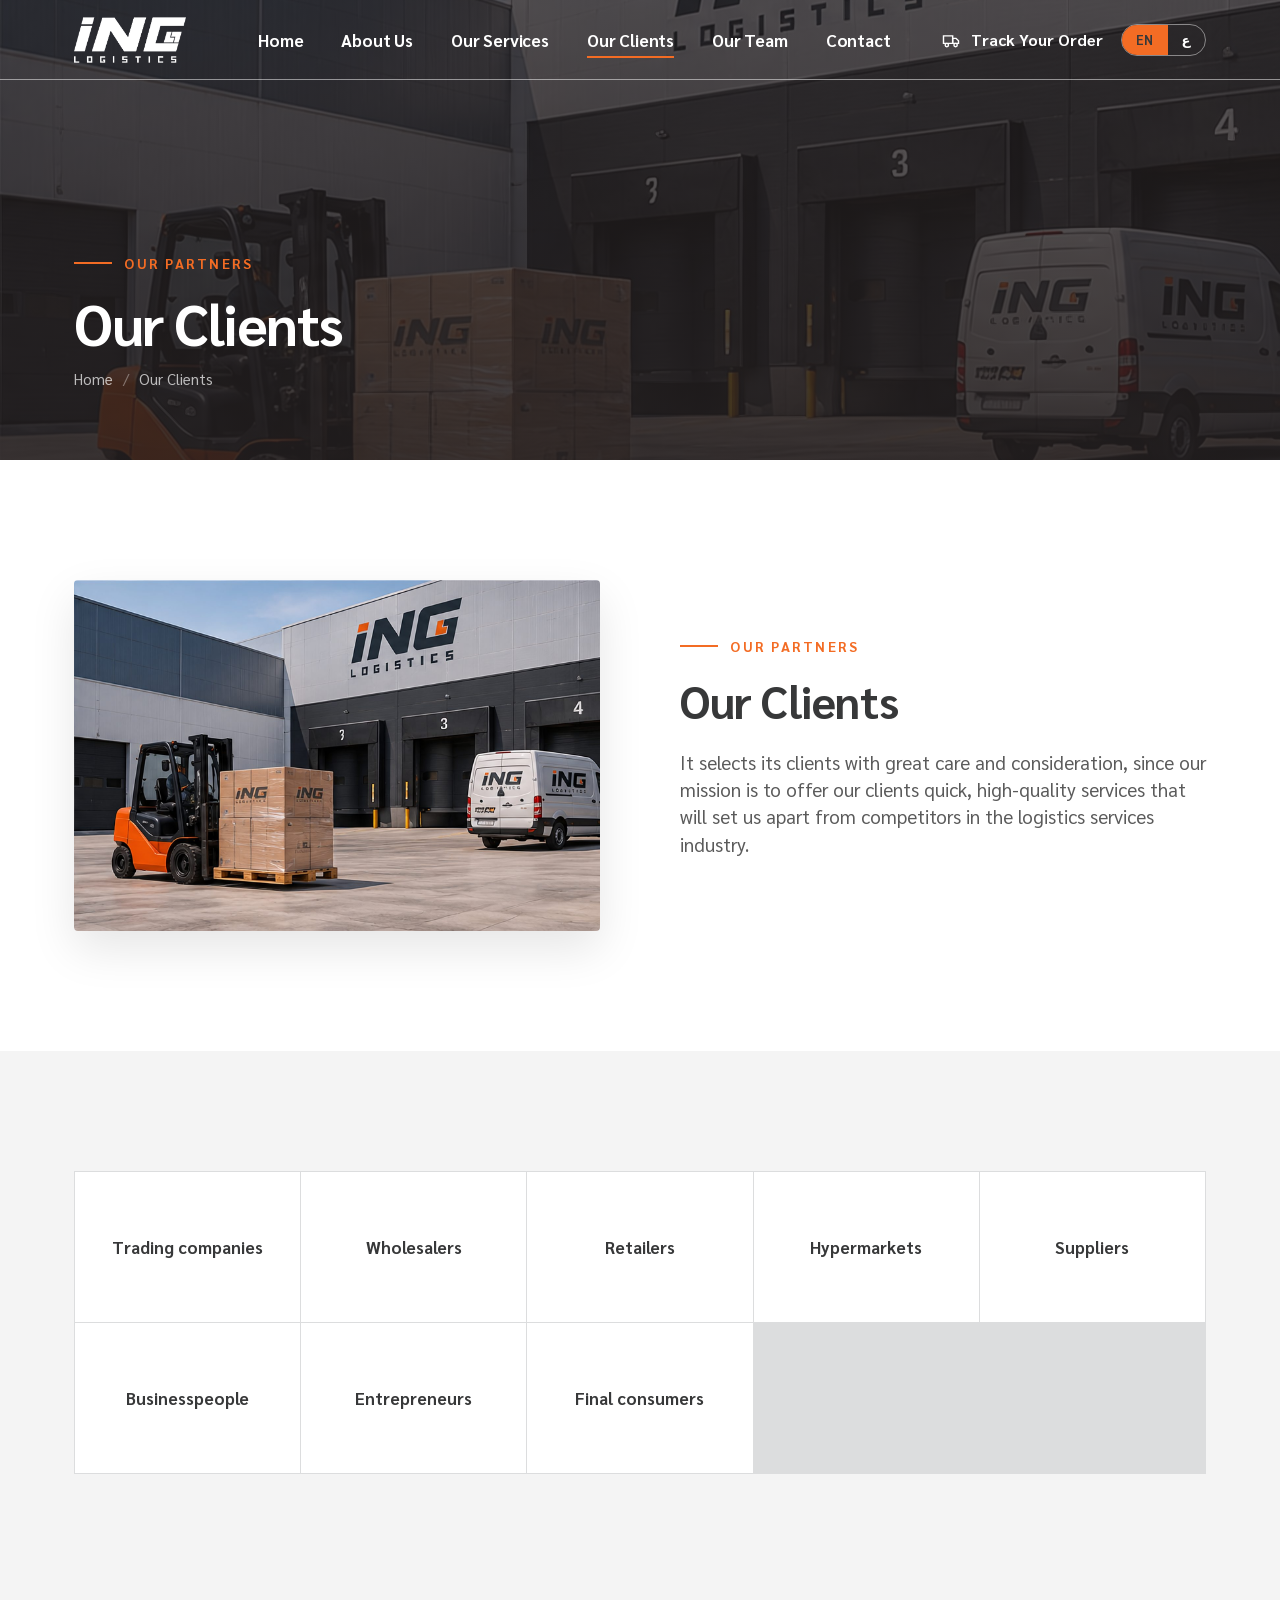
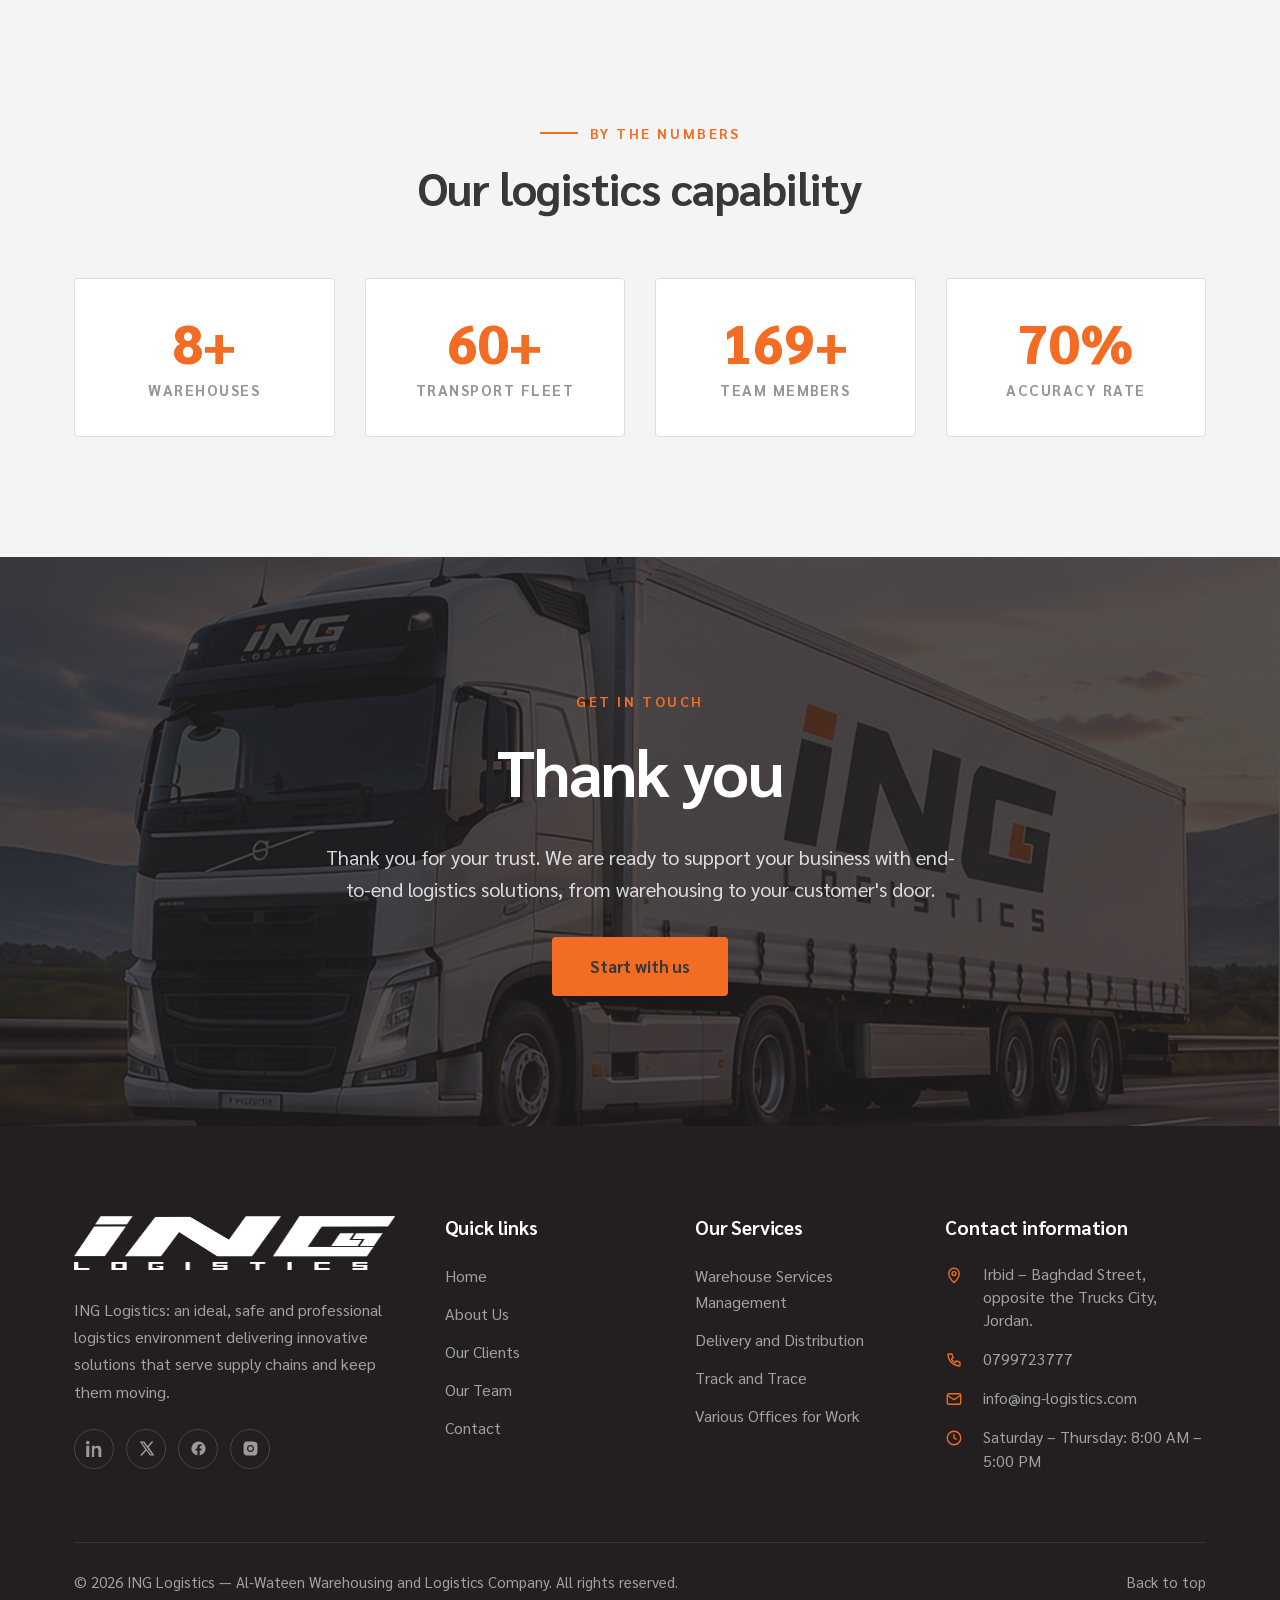
<file: our-clients.html>
<!DOCTYPE html>
<html lang="en" dir="ltr" data-lang="en">
<head>
<meta charset="utf-8">
<meta name="viewport" content="width=device-width, initial-scale=1">
<title>Our Clients — ING Logistics</title>
<meta name="description" content="The partners ING Logistics serves: trading companies, wholesalers, retailers, hypermarkets, businesspeople and entrepreneurs.">
<link rel="icon" href="assets/logo/favicon.png" type="image/png">
<link rel="apple-touch-icon" href="assets/logo/favicon.png">
<link rel="stylesheet" href="assets/css/fonts-sarabun.css">
<link rel="stylesheet" href="assets/css/fonts-cairo.css">
<link rel="stylesheet" href="assets/css/style.css">
</head>
<body>

<a class="skip-link" href="#main" data-i18n="nav.skip">Skip to content</a>

<!-- ============================== HEADER ============================== -->
<header class="header">
  <div class="header__inner">
    <a class="header__logo" href="index.html" aria-label="ING Logistics — home">
      <img class="logo-light" data-cimg="logo.header.light" src="assets/logo/ing-logo-light.png" alt="ING Logistics" width="389" height="160">
      <img class="logo-dark" data-cimg="logo.header.dark" src="assets/logo/ing-logo-dark.png" alt="" width="389" height="160" aria-hidden="true">
    </a>

    <nav class="nav" aria-label="Primary">
      <ul class="nav__list">
        <li class="nav__item"><a class="nav__link" href="index.html" data-i18n="nav.home">Home</a></li>
        <li class="nav__item"><a class="nav__link" href="about-us.html" data-i18n="nav.about">About Us</a></li>
        <li class="nav__item"><a class="nav__link" href="our-services.html" data-i18n="nav.services">Our Services</a></li>
        <li class="nav__item is-current"><a class="nav__link" href="our-clients.html" data-i18n="nav.clients">Our Clients</a></li>
        <li class="nav__item"><a class="nav__link" href="our-team.html" data-i18n="nav.team">Our Team</a></li>
        <li class="nav__item"><a class="nav__link" href="get-in-touch.html" data-i18n="nav.contact">Contact</a></li>
      </ul>
    </nav>

    <div class="header__actions">
      <div class="header__action header__action--track" tabindex="0" role="button" aria-haspopup="true">
        <svg viewBox="0 0 24 24" fill="none" stroke="currentColor" stroke-width="1.7" aria-hidden="true">
          <path d="M3 7h11v9H3z"/><path d="M14 10h4l3 3v3h-7z"/><circle cx="7" cy="18" r="2"/><circle cx="17.5" cy="18" r="2"/>
        </svg>
        <span data-i18n="header.track">Track Your Order</span>
        <div class="track-panel">
          <strong class="track-panel__title" data-i18n="header.trackTitle">Track your order</strong>
          <p data-i18n="header.trackText">Follow your shipment from receipt to delivery.</p>
          <form class="form" onsubmit="return false">
            <label class="field">
              <span class="visually-hidden" data-i18n="header.trackTitle">Track your order</span>
              <input type="text" placeholder="Tracking number" data-i18n-placeholder="header.trackPlaceholder">
            </label>
            <button class="btn" type="submit" data-i18n="header.trackButton">Track now</button>
          </form>
        </div>
      </div>

      <div class="lang-toggle" role="group" aria-label="Language">
        <button type="button" data-lang-btn="en" aria-pressed="true" data-i18n-aria="header.langLabel">EN</button>
        <button type="button" data-lang-btn="ar" aria-pressed="false">ع</button>
      </div>

      <button class="header__burger" type="button" aria-expanded="false" aria-label="Menu" data-i18n-aria="nav.menu">
        <span></span><span></span><span></span>
      </button>
    </div>
  </div>
</header>

<main id="main">

  <section class="page-head" data-cimg="clients.pagehead" style="background-image:url('assets/img/slide-2.jpg')">
    <div class="page-head__inner container">
      <span class="eyebrow" data-i18n="pageClients.eyebrow">Our partners</span>
      <h1 class="page-head__title" data-i18n="pageClients.title">Our Clients</h1>
      <nav class="breadcrumb" aria-label="Breadcrumb">
        <a href="index.html" data-i18n="breadcrumb.home">Home</a>
        <span class="breadcrumb__sep">/</span>
        <span aria-current="page" data-i18n="pageClients.title">Our Clients</span>
      </nav>
    </div>
  </section>

  <section class="section">
    <div class="container">
      <div class="split">
        <div class="split__media" data-reveal>
          <img data-cimg="clients.photo" src="assets/img/services-intro.jpg" alt="ING Logistics distribution operations" width="1600" height="1068" loading="lazy">
        </div>
        <div class="split__body" data-reveal data-reveal-delay="120">
          <div class="section-head">
            <span class="eyebrow" data-i18n="clients.eyebrow">Our partners</span>
            <h2 data-i18n="clients.title">Our Clients</h2>
            <p data-i18n="clients.text">It selects its clients with great care and consideration, since our mission is to offer our clients quick, high-quality services that will set us apart from competitors in the logistics services industry.</p>
          </div>
        </div>
      </div>
    </div>
  </section>

  <section class="section section--soft">
    <div class="container">
      <div class="client-grid" data-reveal>
        <div><span class="client-name" data-i18n="clients.c1">Trading companies</span></div>
        <div><span class="client-name" data-i18n="clients.c2">Wholesalers</span></div>
        <div><span class="client-name" data-i18n="clients.c3">Retailers</span></div>
        <div><span class="client-name" data-i18n="clients.c4">Hypermarkets</span></div>
        <div><span class="client-name" data-i18n="clients.c5">Suppliers</span></div>
        <div><span class="client-name" data-i18n="clients.c6">Businesspeople</span></div>
        <div><span class="client-name" data-i18n="clients.c7">Entrepreneurs</span></div>
        <div><span class="client-name" data-i18n="clients.c8">Final consumers</span></div>
      </div>
    </div>
  </section>

  <section class="section section--soft">
    <div class="container">
      <div class="section-head section-head--center" data-reveal>
        <span class="eyebrow" data-i18n="stats.eyebrow">By the numbers</span>
        <h2 data-i18n="stats.title">Our logistics capability</h2>
      </div>
      <div class="stats">
        <div class="stat" data-reveal>
          <div class="stat__value"><span data-count-to="12" data-cnum="stats.n1"></span><span data-cnum-suffix="stats.n1">+</span></div>
          <div class="stat__label" data-i18n="stats.value1">Warehouses</div>
        </div>
        <div class="stat" data-reveal data-reveal-delay="90">
          <div class="stat__value"><span data-count-to="85" data-cnum="stats.n2"></span><span data-cnum-suffix="stats.n2">+</span></div>
          <div class="stat__label" data-i18n="stats.value2">Transport fleet</div>
        </div>
        <div class="stat" data-reveal data-reveal-delay="180">
          <div class="stat__value"><span data-count-to="240" data-cnum="stats.n3"></span><span data-cnum-suffix="stats.n3">+</span></div>
          <div class="stat__label" data-i18n="stats.value3">Team members</div>
        </div>
        <div class="stat" data-reveal data-reveal-delay="270">
          <div class="stat__value"><span data-count-to="99" data-cnum="stats.n4"></span><span data-cnum-suffix="stats.n4">%</span></div>
          <div class="stat__label" data-i18n="stats.value4">Accuracy rate</div>
        </div>
      </div>
    </div>
  </section>
  <section class="band" data-cimg="band.cta" style="background-image:url('assets/img/cta.jpg')">
    <div class="band__inner container" data-reveal>
      <span class="eyebrow eyebrow--plain" data-i18n="contact.eyebrow">Get in touch</span>
      <blockquote data-i18n="cta.title" style="font-size:64px">Thank you</blockquote>
      <p class="lead" style="color:rgba(255,255,255,.82);max-width:640px;margin:0 auto 32px" data-i18n="cta.text">Thank you for your trust. We are ready to support your business with end-to-end logistics solutions, from warehousing to your customer's door.</p>
      <a class="btn" href="get-in-touch.html" data-i18n="cta.button">Start with us</a>
    </div>
  </section>
</main>

<!-- ============================== FOOTER ============================== -->
<footer class="footer">
  <div class="container">
    <div class="footer__grid">
      <div>
        <img class="footer__logo" data-cimg="logo.footer" src="assets/logo/ing-logo-light.png" alt="ING Logistics" width="389" height="160" loading="lazy">
        <p data-i18n="footer.about">ING Logistics: an ideal, safe and professional logistics environment delivering innovative solutions that serve supply chains and keep them moving.</p>
        <div class="socials" style="margin-top:24px">
          <a href="#" aria-label="LinkedIn"><svg viewBox="0 0 24 24" fill="currentColor" aria-hidden="true"><path d="M4.98 3.5A2.5 2.5 0 1 1 0 3.5a2.5 2.5 0 0 1 4.98 0zM.4 8.2h4.2V24H.4zM8.3 8.2h4v2.2h.1c.6-1.1 2-2.4 4.1-2.4 4.4 0 5.2 2.9 5.2 6.6V24h-4.2v-8.3c0-2 0-4.5-2.8-4.5s-3.2 2.2-3.2 4.4V24H8.3z"/></svg></a>
          <a href="#" aria-label="X"><svg viewBox="0 0 24 24" fill="currentColor" aria-hidden="true"><path d="M18.9 2H22l-7 8 8.2 12h-6.4l-5-7.3L5.9 22H2.8l7.5-8.6L2.4 2h6.6l4.5 6.6zM17.8 20h1.7L7.3 3.8H5.5z"/></svg></a>
          <a href="#" aria-label="Facebook"><svg viewBox="0 0 24 24" fill="currentColor" aria-hidden="true"><path d="M22 12a10 10 0 1 0-11.6 9.9v-7H7.9V12h2.5V9.8c0-2.5 1.5-3.9 3.8-3.9 1.1 0 2.2.2 2.2.2v2.4h-1.2c-1.2 0-1.6.8-1.6 1.6V12h2.7l-.4 2.9h-2.3v7A10 10 0 0 0 22 12z"/></svg></a>
          <a href="#" aria-label="Instagram"><svg viewBox="0 0 24 24" fill="currentColor" aria-hidden="true"><path d="M12 2.2c3.2 0 3.6 0 4.9.1 1.2.1 1.8.3 2.2.4.6.2 1 .5 1.4.9.4.4.7.8.9 1.4.2.4.3 1 .4 2.2.1 1.3.1 1.7.1 4.9s0 3.6-.1 4.9c-.1 1.2-.3 1.8-.4 2.2-.2.6-.5 1-.9 1.4-.4.4-.8.7-1.4.9-.4.2-1 .3-2.2.4-1.3.1-1.7.1-4.9.1s-3.6 0-4.9-.1c-1.2-.1-1.8-.3-2.2-.4-.6-.2-1-.5-1.4-.9-.4-.4-.7-.8-.9-1.4-.2-.4-.3-1-.4-2.2C2.2 15.6 2.2 15.2 2.2 12s0-3.6.1-4.9c.1-1.2.3-1.8.4-2.2.2-.6.5-1 .9-1.4.4-.4.8-.7 1.4-.9.4-.2 1-.3 2.2-.4C8.4 2.2 8.8 2.2 12 2.2zm0 4.9a4.9 4.9 0 1 0 0 9.8 4.9 4.9 0 0 0 0-9.8zm0 8.1a3.2 3.2 0 1 1 0-6.4 3.2 3.2 0 0 1 0 6.4zm6.2-8.3a1.1 1.1 0 1 1-2.3 0 1.1 1.1 0 0 1 2.3 0z"/></svg></a>
        </div>
      </div>

      <div>
        <h3 data-i18n="footer.linksTitle">Quick links</h3>
        <ul class="footer__links">
          <li><a href="index.html" data-i18n="nav.home">Home</a></li>
          <li><a href="about-us.html" data-i18n="nav.about">About Us</a></li>
          <li><a href="our-clients.html" data-i18n="nav.clients">Our Clients</a></li>
          <li><a href="our-team.html" data-i18n="nav.team">Our Team</a></li>
          <li><a href="get-in-touch.html" data-i18n="nav.contact">Contact</a></li>
        </ul>
      </div>

      <div>
        <h3 data-i18n="footer.servicesTitle">Our Services</h3>
        <ul class="footer__links">
          <li><a href="our-services.html#warehouse" data-i18n="warehouse.title">Warehouse Services Management</a></li>
          <li><a href="our-services.html#delivery" data-i18n="delivery.title">Delivery and Distribution</a></li>
          <li><a href="our-services.html#track" data-i18n="track.title">Track and Trace</a></li>
          <li><a href="our-services.html#offices" data-i18n="offices.title">Various Offices for Work</a></li>
        </ul>
      </div>

      <div>
        <h3 data-i18n="footer.contactTitle">Contact information</h3>
        <ul class="footer__contact">
          <li>
            <svg viewBox="0 0 24 24" fill="none" stroke="currentColor" stroke-width="1.8" aria-hidden="true"><path d="M12 22s7-6.2 7-12a7 7 0 1 0-14 0c0 5.8 7 12 7 12z"/><circle cx="12" cy="10" r="2.6"/></svg>
            <a href="https://maps.google.com/?q=32.51422635237183,35.94295766426107" target="_blank" rel="noopener" data-i18n="location.address">Irbid – Baghdad Street, opposite the Trucks City, Jordan.</a>
          </li>
          <li>
            <svg viewBox="0 0 24 24" fill="none" stroke="currentColor" stroke-width="1.8" aria-hidden="true"><path d="M5 4h4l2 5-2.5 1.5a12 12 0 0 0 5 5L15 13l5 2v4a1 1 0 0 1-1 1A16 16 0 0 1 4 5a1 1 0 0 1 1-1z"/></svg>
            <a href="tel:+962799723777" dir="ltr" data-ctext="contact.phone">0799723777</a>
          </li>
          <li>
            <svg viewBox="0 0 24 24" fill="none" stroke="currentColor" stroke-width="1.8" aria-hidden="true"><rect x="3" y="5" width="18" height="14" rx="2"/><path d="M3 7l9 6 9-6"/></svg>
            <a href="mailto:info@ing-logistics.com" dir="ltr" data-ctext="contact.email">info@ing-logistics.com</a>
          </li>
          <li>
            <svg viewBox="0 0 24 24" fill="none" stroke="currentColor" stroke-width="1.8" aria-hidden="true"><circle cx="12" cy="12" r="9"/><path d="M12 7v5l3.5 2"/></svg>
            <span data-i18n="contact.hours">Saturday – Thursday: 8:00 AM – 5:00 PM</span>
          </li>
        </ul>
      </div>
    </div>

    <div class="footer__bottom">
      <span>&copy; <span data-year>2026</span> ING Logistics — <span class="footer__legal" data-ctext="footer.legalName">Al-Wateen Warehousing and Logistics Company</span>. <span data-i18n="footer.copyright">All rights reserved.</span></span>
      <a href="#main" data-i18n="footer.backToTop">Back to top</a>
    </div>
  </div>
</footer>

<button class="to-top" type="button" aria-label="Back to top" data-i18n-aria="footer.backToTop">
  <svg viewBox="0 0 24 24" fill="none" stroke="currentColor" stroke-width="2" aria-hidden="true"><path d="M12 19V5M5 12l7-7 7 7"/></svg>
</button>

<script src="assets/js/i18n.js"></script>
<script src="assets/js/content.js"></script>
<script src="assets/js/content-apply.js"></script>
<script src="assets/js/main.js"></script>
</body>
</html>
</file>
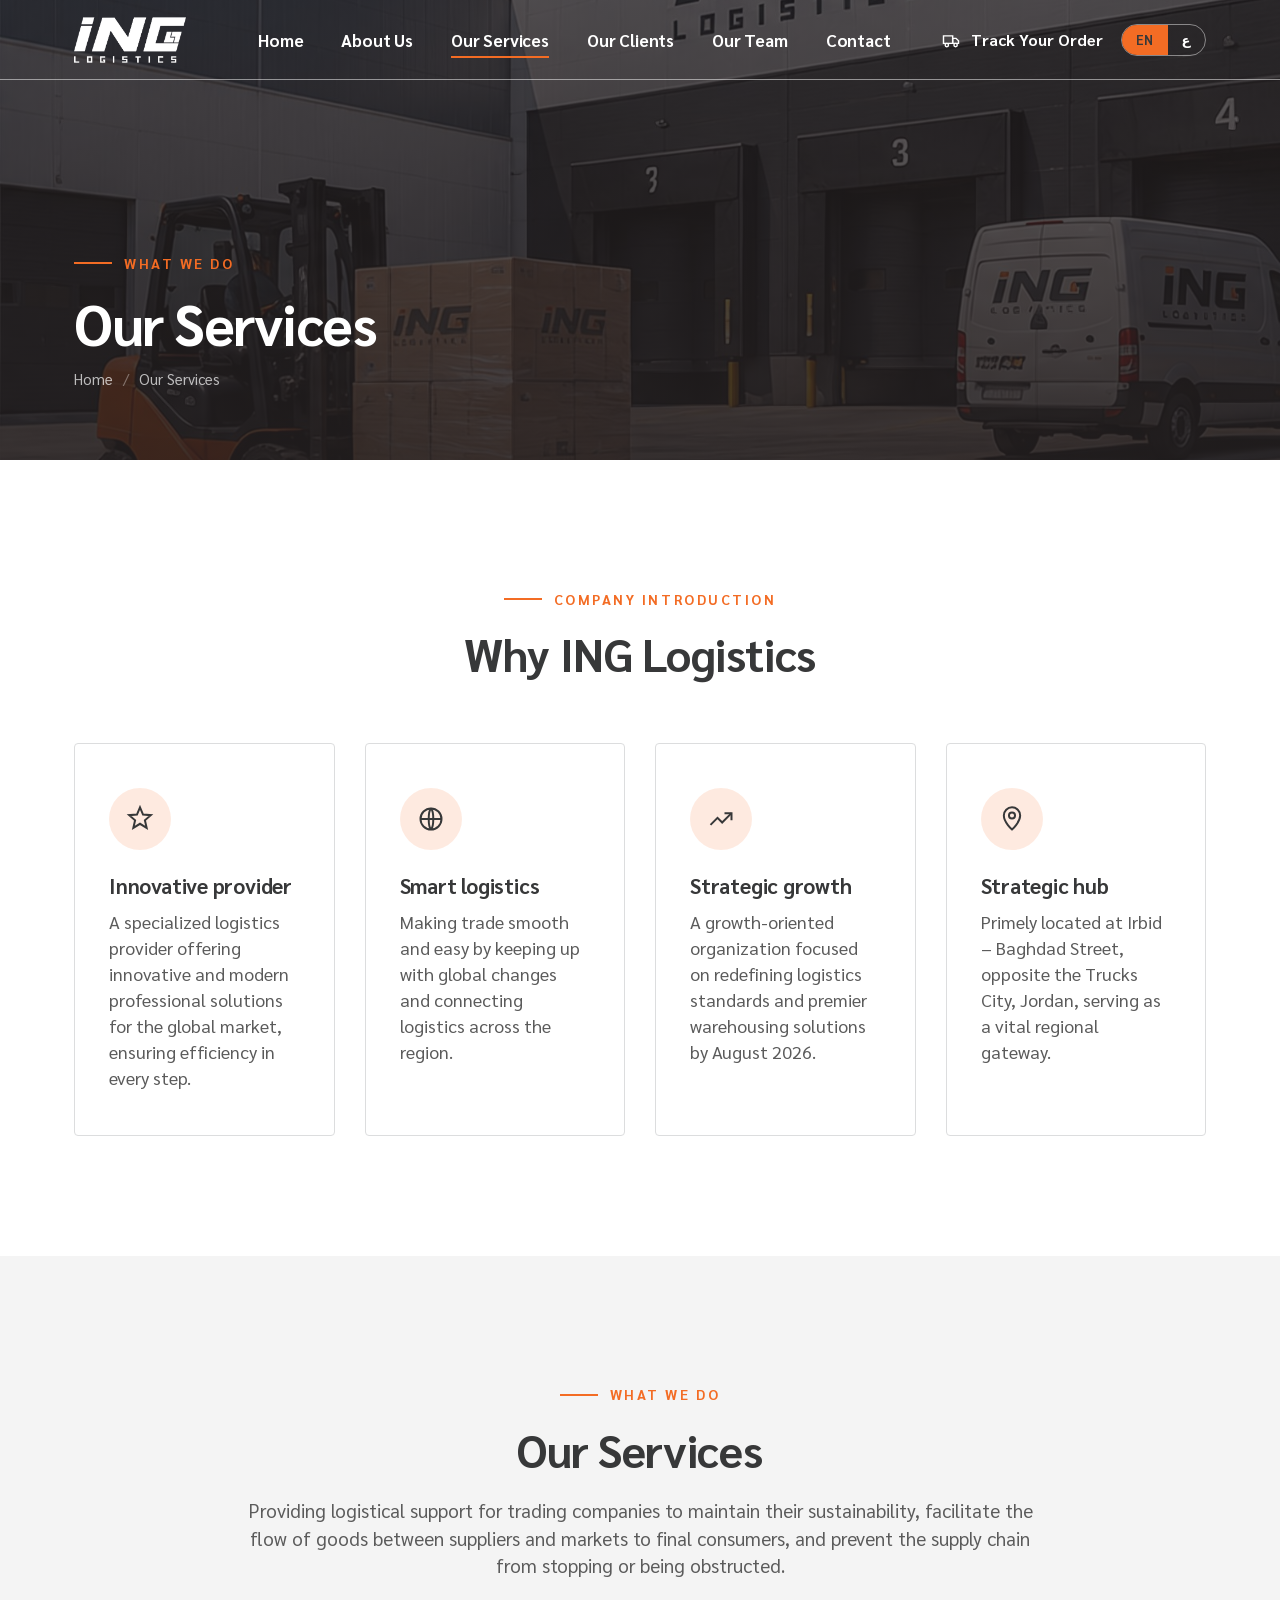
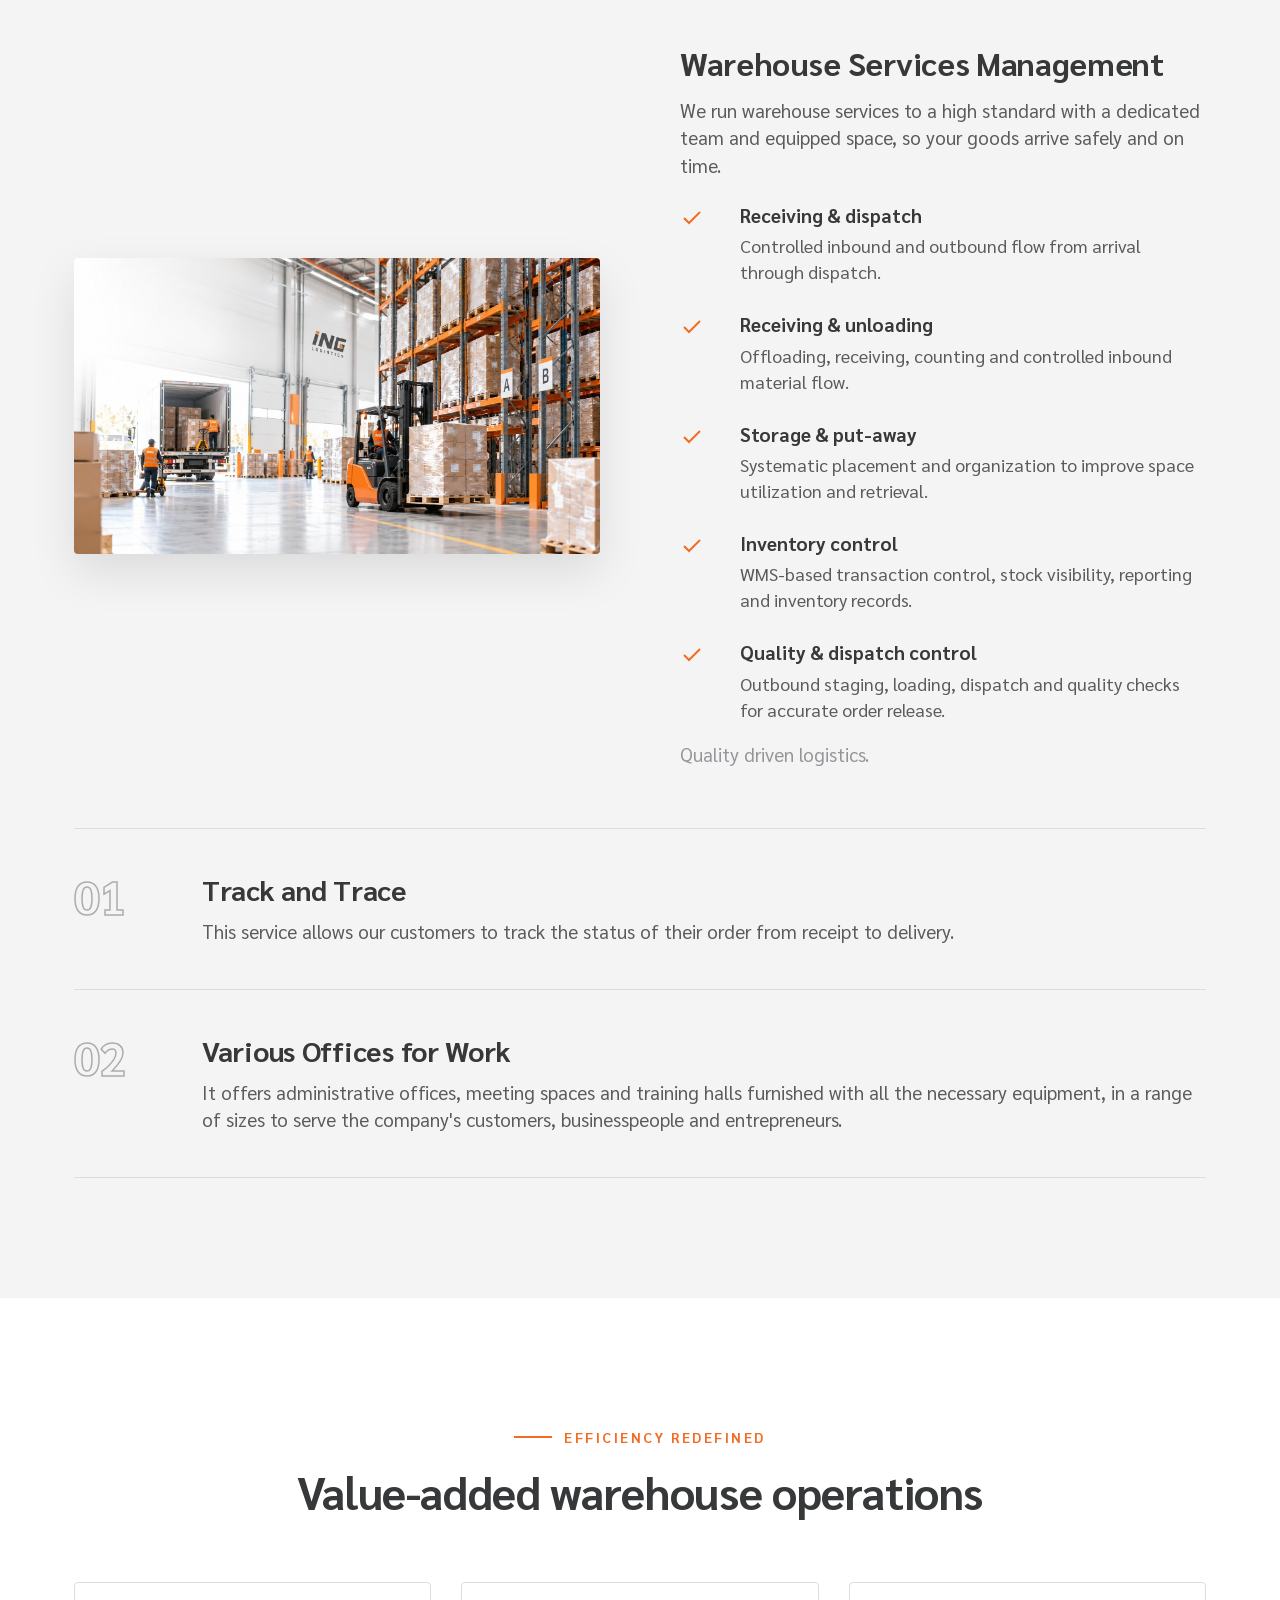
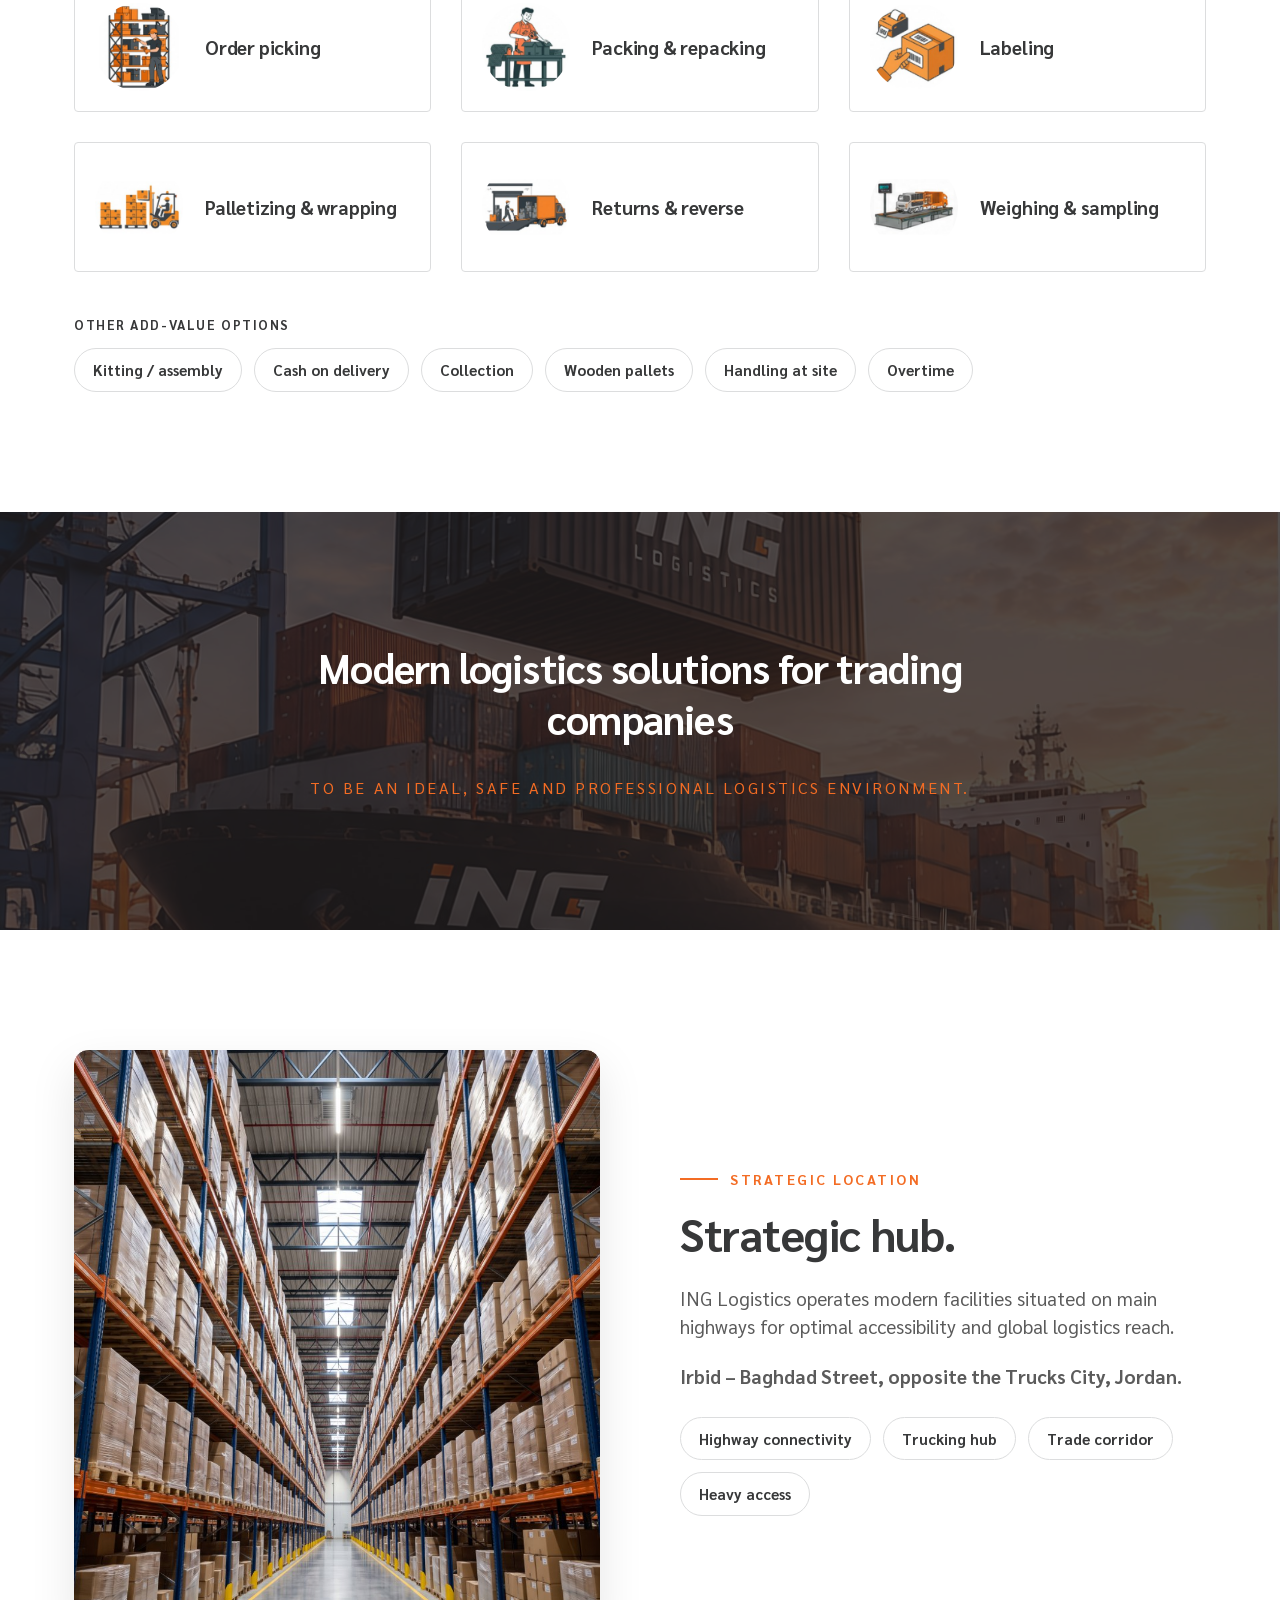
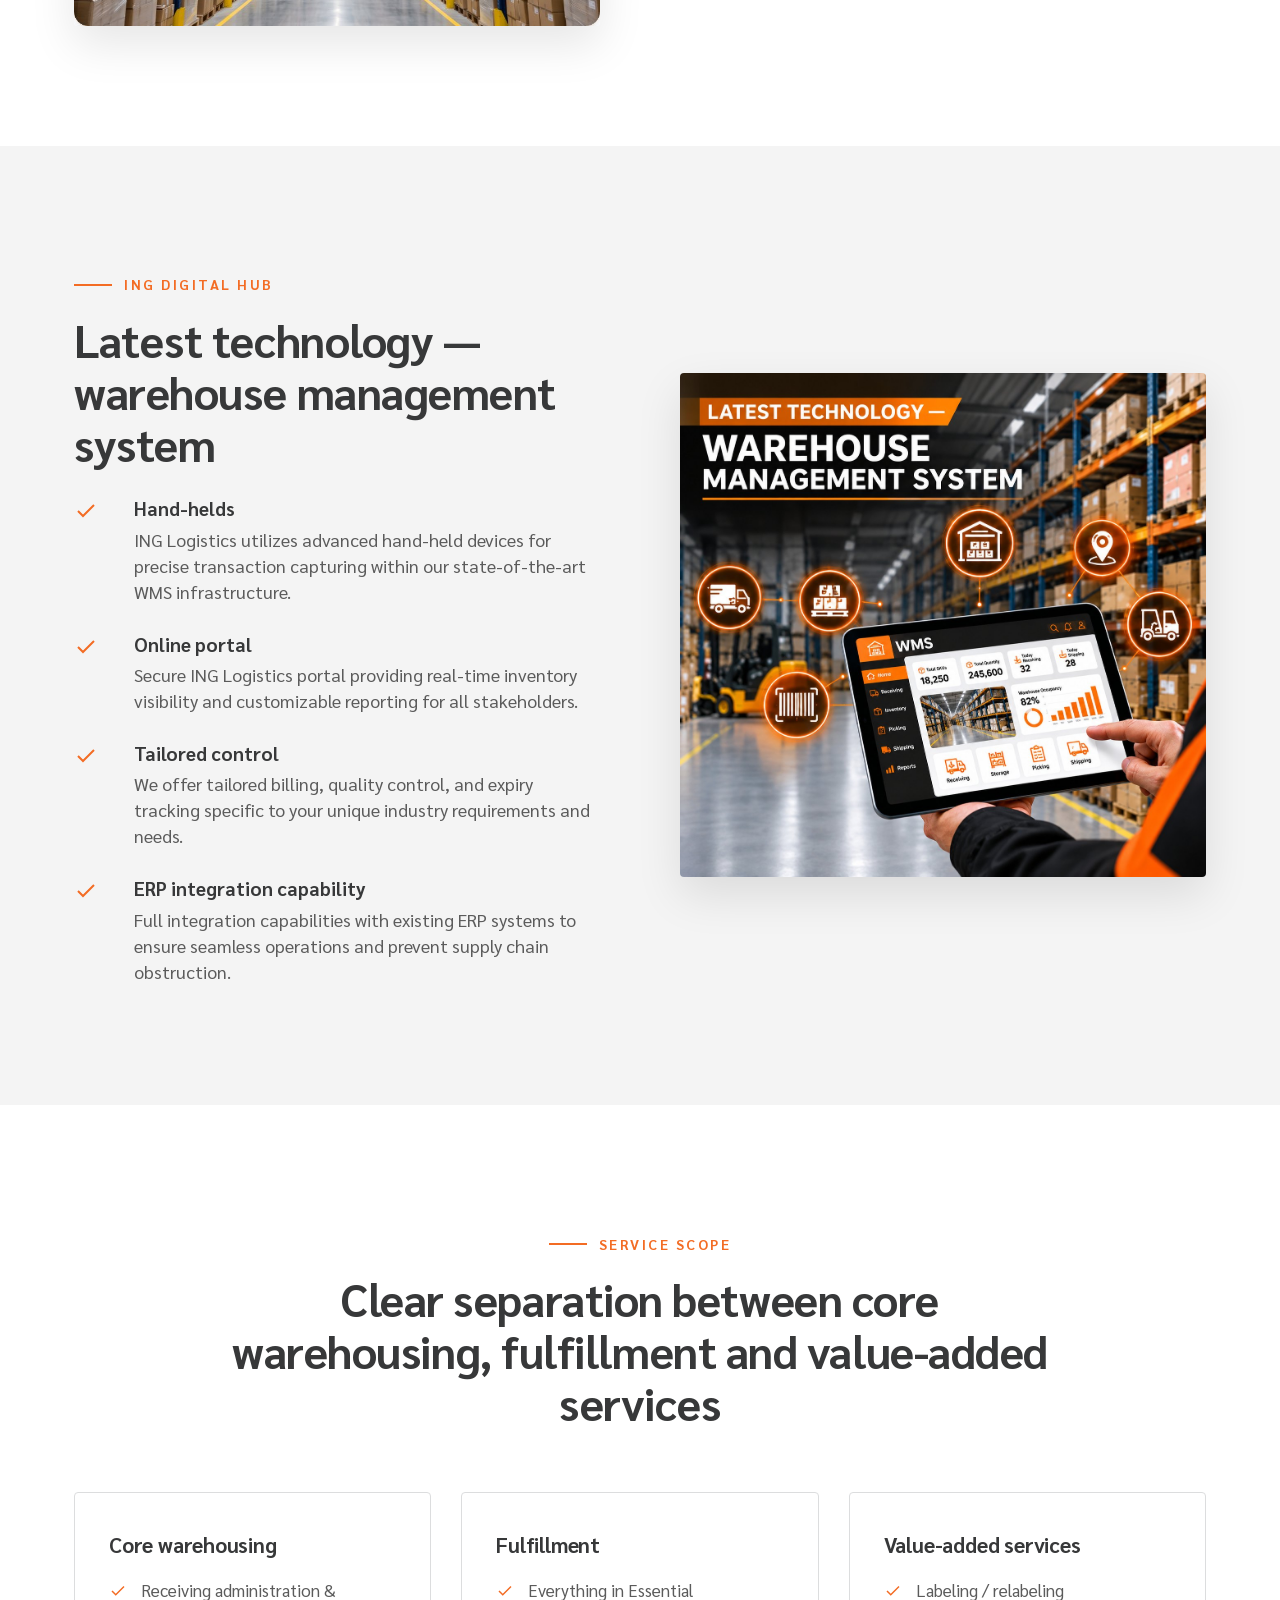
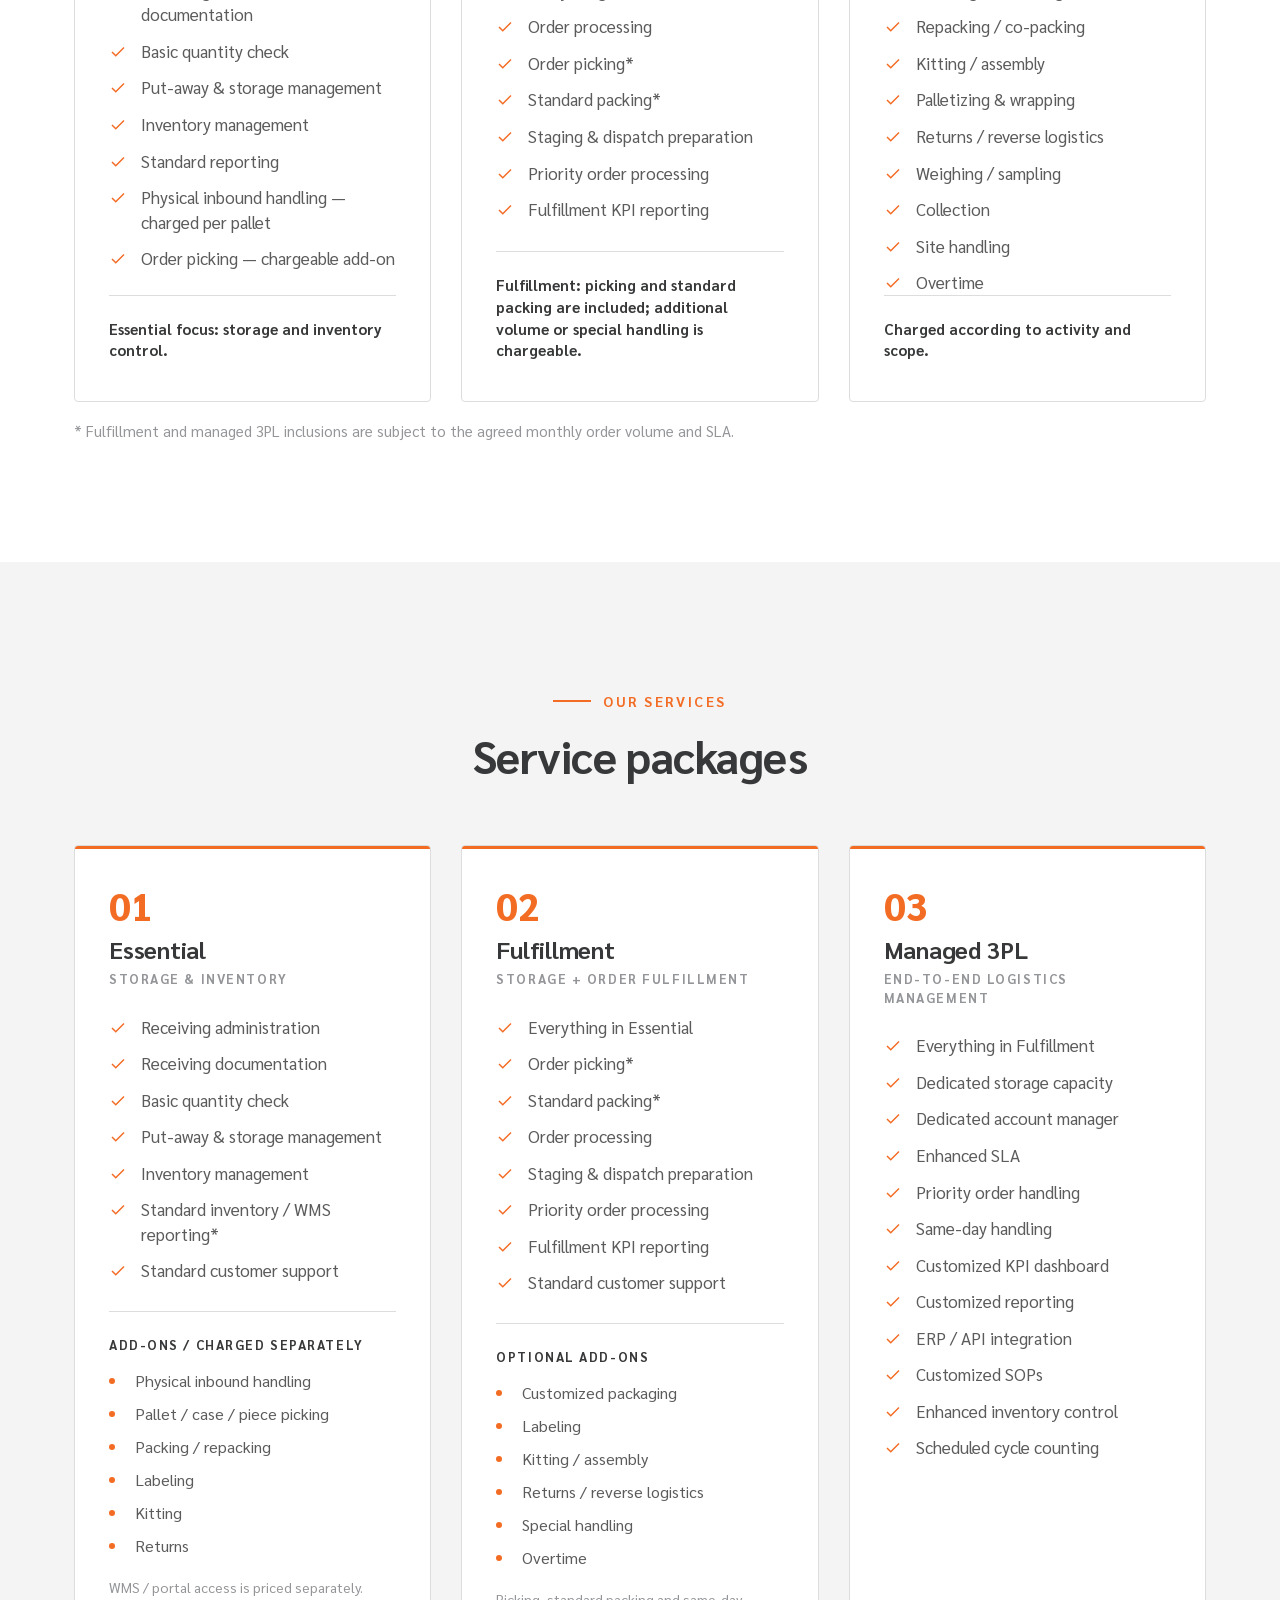
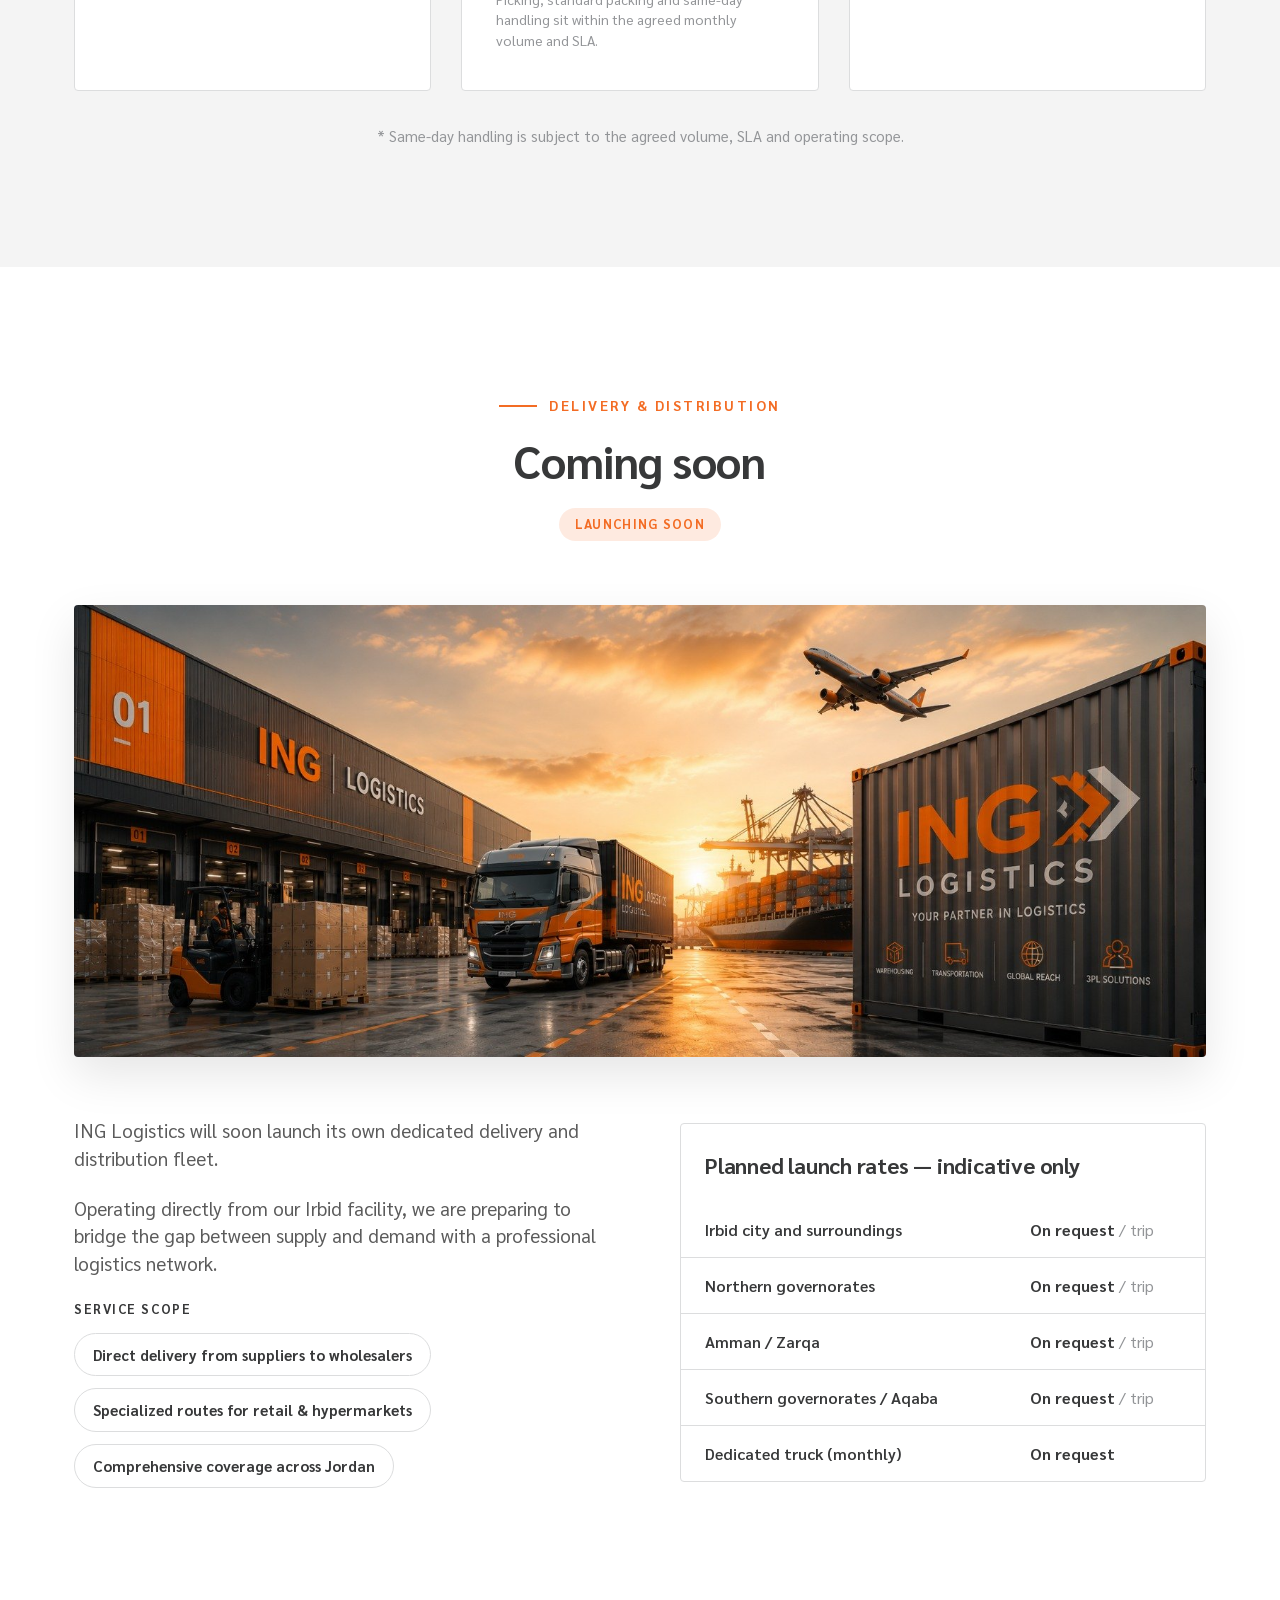
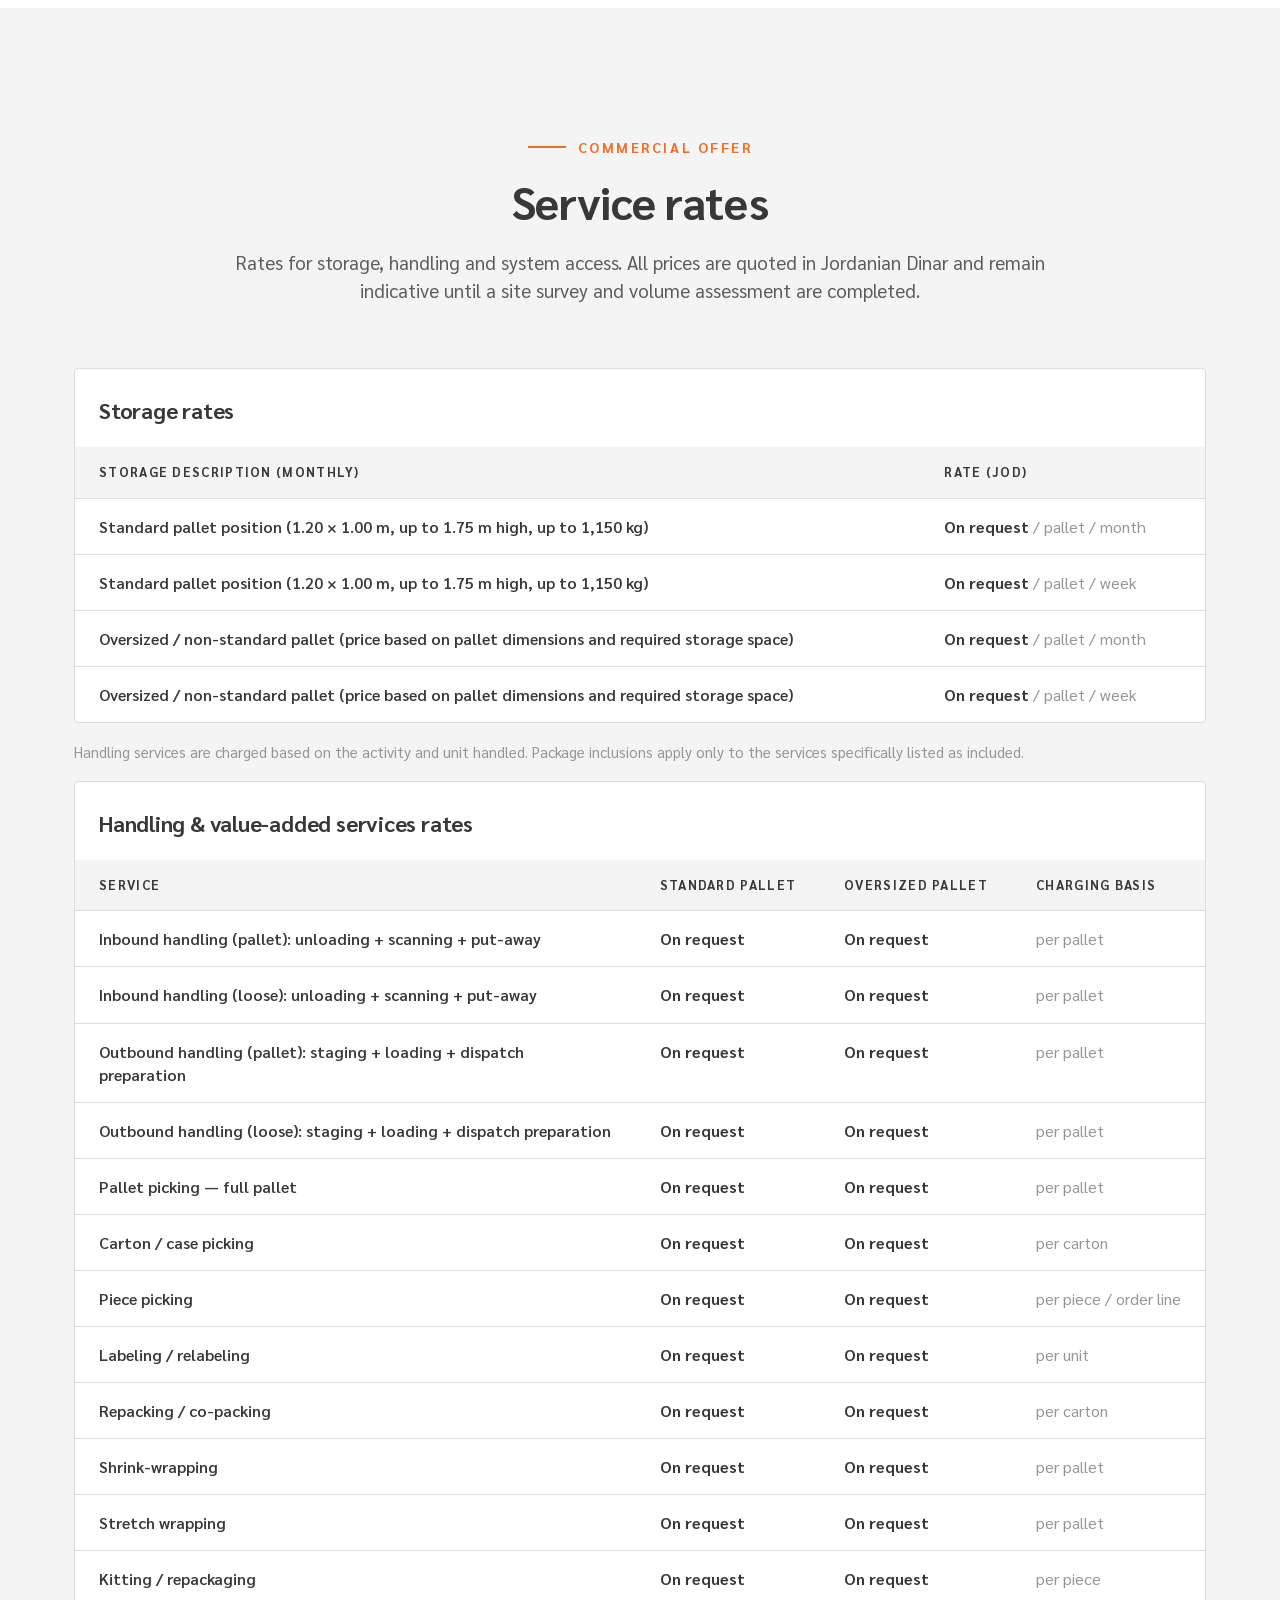
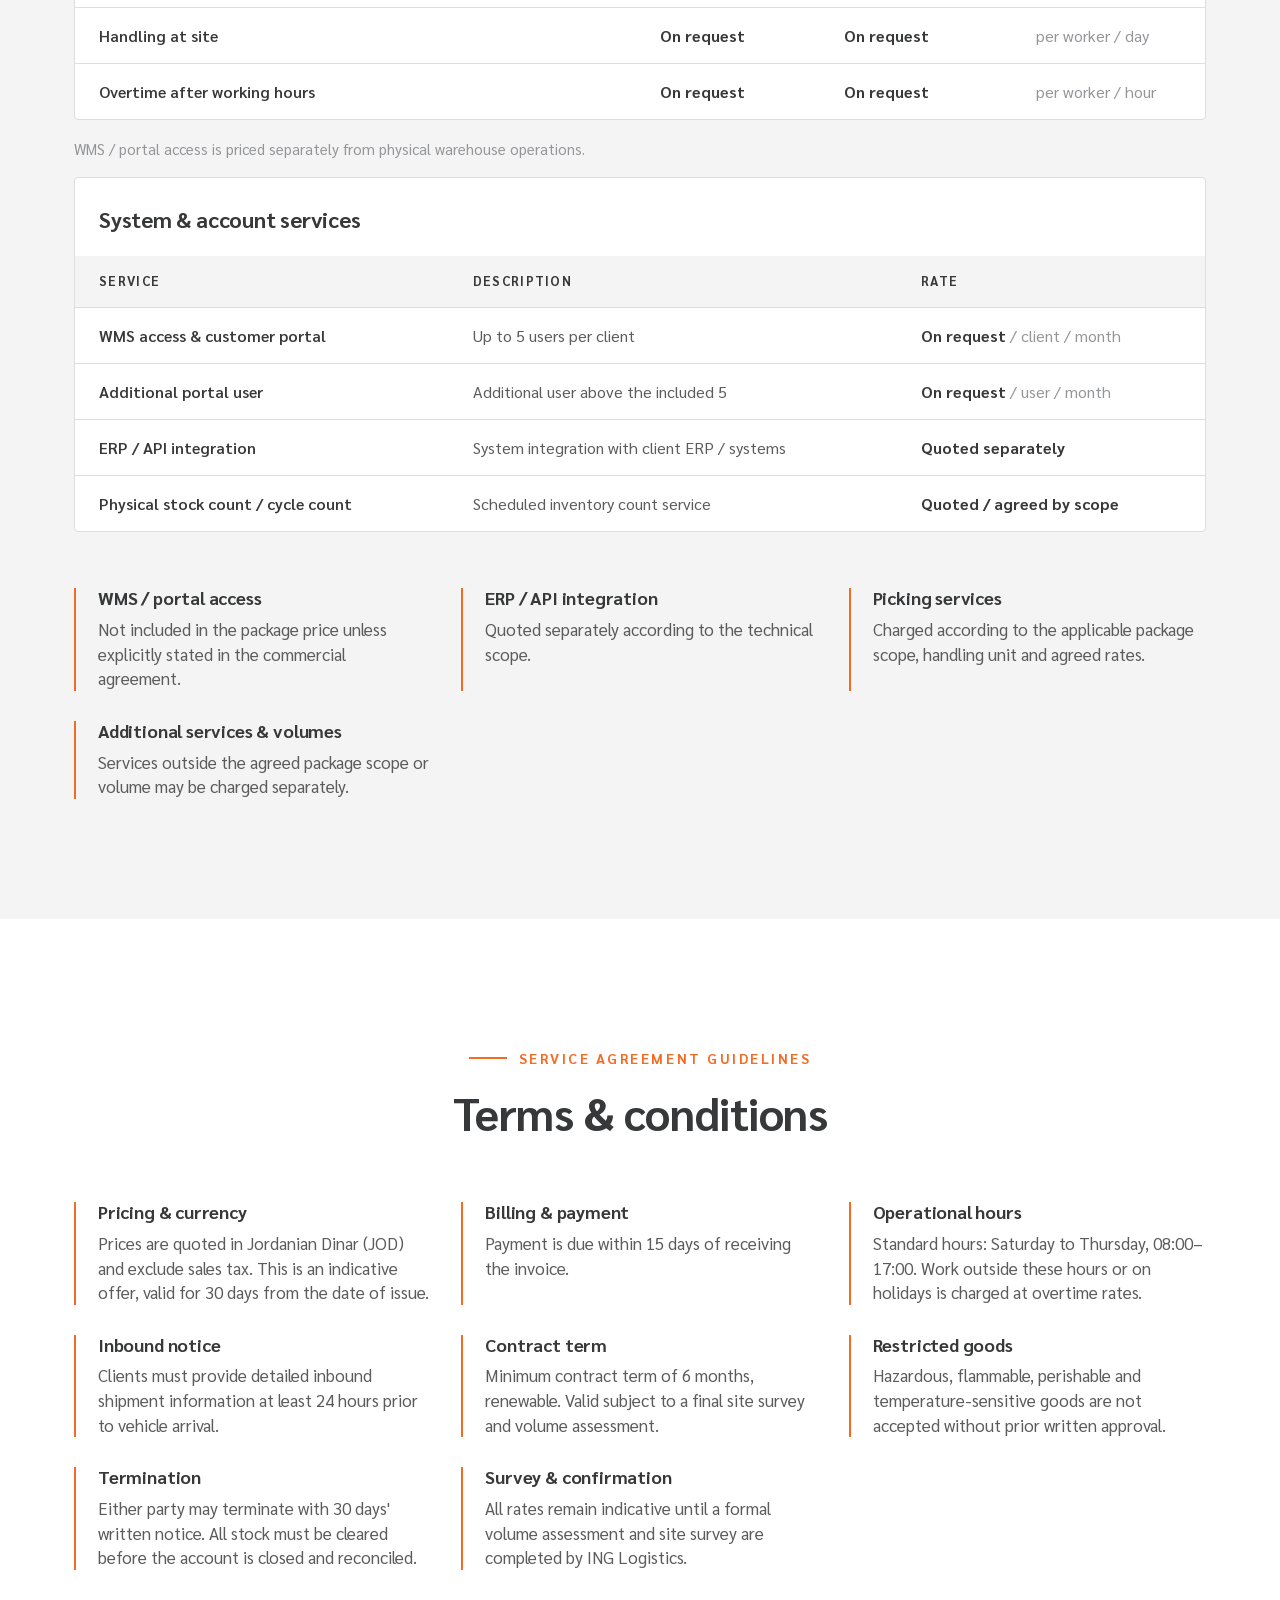
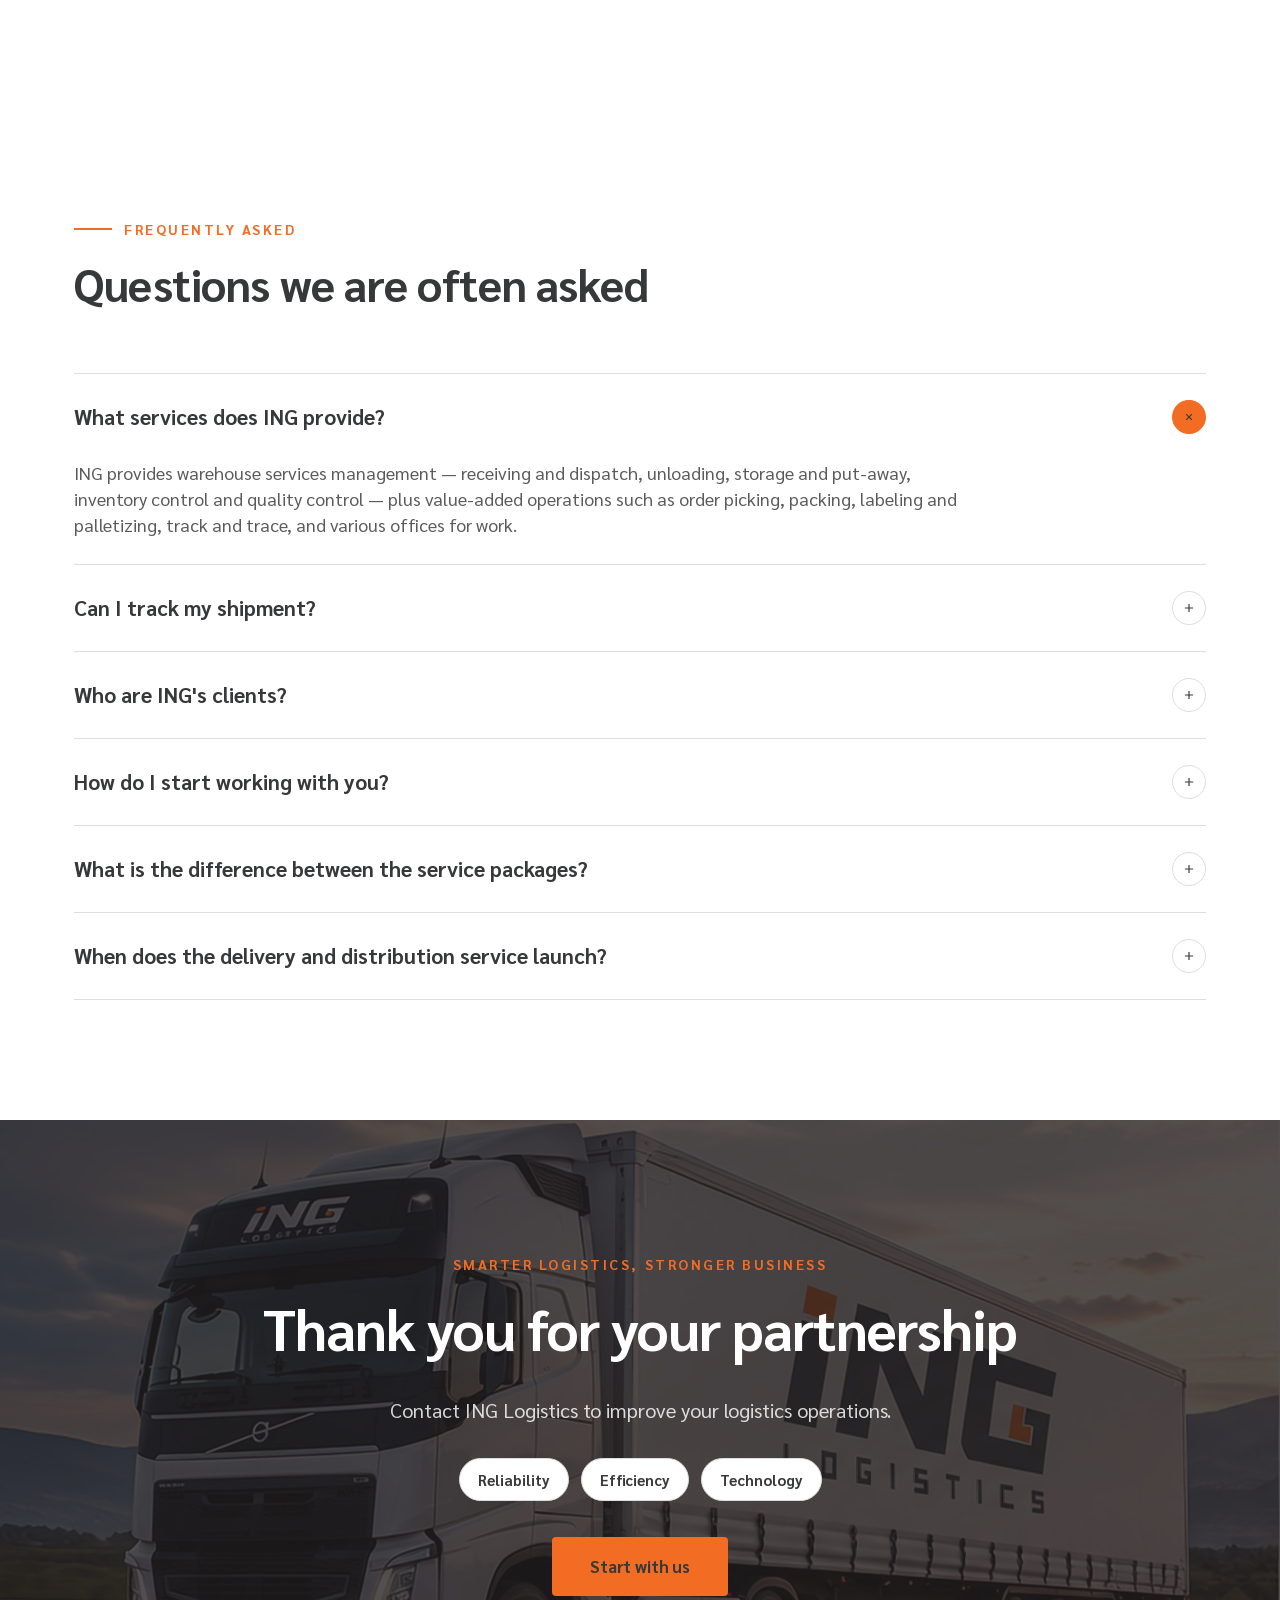
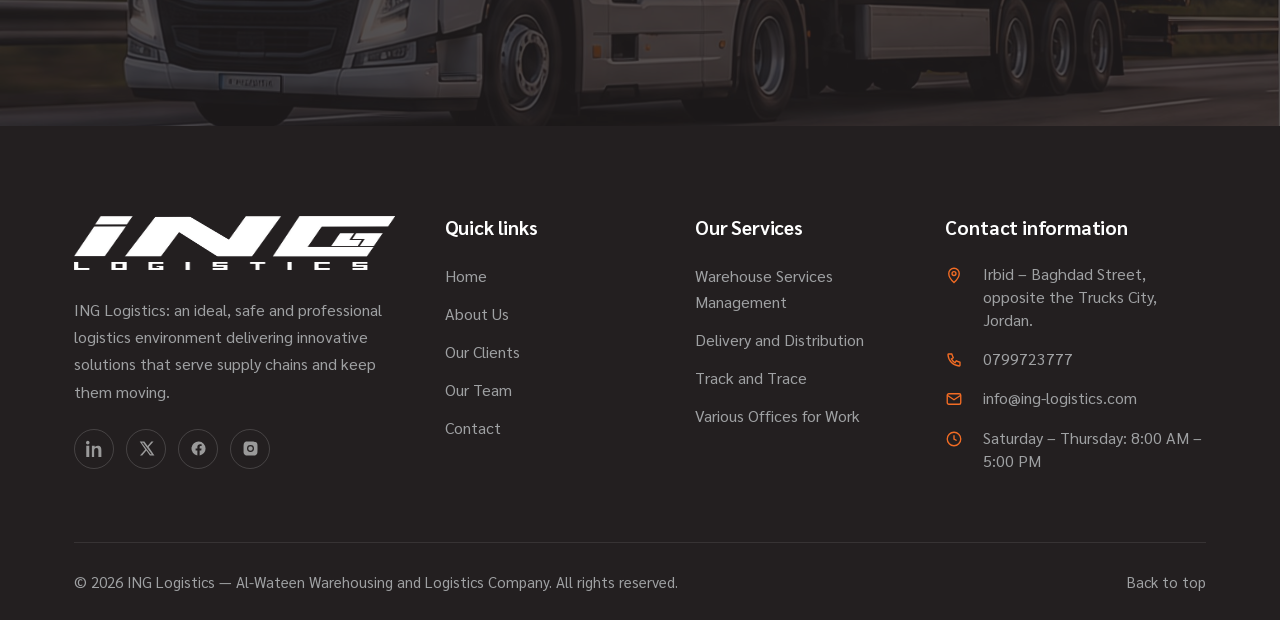
<file: our-services.html>
<!DOCTYPE html>
<html lang="en" dir="ltr" data-lang="en">
<head>
<meta charset="utf-8">
<meta name="viewport" content="width=device-width, initial-scale=1">
<title>Our Services — ING Logistics</title>
<meta name="description" content="Warehouse services management, value-added warehouse operations, WMS technology, service packages and rates, track and trace, and versatile workspaces from ING Logistics.">
<link rel="icon" href="assets/logo/favicon.png" type="image/png">
<link rel="apple-touch-icon" href="assets/logo/favicon.png">
<link rel="stylesheet" href="assets/css/fonts-sarabun.css">
<link rel="stylesheet" href="assets/css/fonts-cairo.css">
<link rel="stylesheet" href="assets/css/style.css">
</head>
<body>

<a class="skip-link" href="#main" data-i18n="nav.skip">Skip to content</a>

<!-- ============================== HEADER ============================== -->
<header class="header">
  <div class="header__inner">
    <a class="header__logo" href="index.html" aria-label="ING Logistics — home">
      <img class="logo-light" data-cimg="logo.header.light" src="assets/logo/ing-logo-light.png" alt="ING Logistics" width="389" height="160">
      <img class="logo-dark" data-cimg="logo.header.dark" src="assets/logo/ing-logo-dark.png" alt="" width="389" height="160" aria-hidden="true">
    </a>

    <nav class="nav" aria-label="Primary">
      <ul class="nav__list">
        <li class="nav__item"><a class="nav__link" href="index.html" data-i18n="nav.home">Home</a></li>
        <li class="nav__item"><a class="nav__link" href="about-us.html" data-i18n="nav.about">About Us</a></li>
        <li class="nav__item is-current"><a class="nav__link" href="our-services.html" data-i18n="nav.services">Our Services</a></li>
        <li class="nav__item"><a class="nav__link" href="our-clients.html" data-i18n="nav.clients">Our Clients</a></li>
        <li class="nav__item"><a class="nav__link" href="our-team.html" data-i18n="nav.team">Our Team</a></li>
        <li class="nav__item"><a class="nav__link" href="get-in-touch.html" data-i18n="nav.contact">Contact</a></li>
      </ul>
    </nav>

    <div class="header__actions">
      <div class="header__action header__action--track" tabindex="0" role="button" aria-haspopup="true">
        <svg viewBox="0 0 24 24" fill="none" stroke="currentColor" stroke-width="1.7" aria-hidden="true">
          <path d="M3 7h11v9H3z"/><path d="M14 10h4l3 3v3h-7z"/><circle cx="7" cy="18" r="2"/><circle cx="17.5" cy="18" r="2"/>
        </svg>
        <span data-i18n="header.track">Track Your Order</span>
        <div class="track-panel">
          <strong class="track-panel__title" data-i18n="header.trackTitle">Track your order</strong>
          <p data-i18n="header.trackText">Follow your shipment from receipt to delivery.</p>
          <form class="form" onsubmit="return false">
            <label class="field">
              <span class="visually-hidden" data-i18n="header.trackTitle">Track your order</span>
              <input type="text" placeholder="Tracking number" data-i18n-placeholder="header.trackPlaceholder">
            </label>
            <button class="btn" type="submit" data-i18n="header.trackButton">Track now</button>
          </form>
        </div>
      </div>

      <div class="lang-toggle" role="group" aria-label="Language">
        <button type="button" data-lang-btn="en" aria-pressed="true" data-i18n-aria="header.langLabel">EN</button>
        <button type="button" data-lang-btn="ar" aria-pressed="false">ع</button>
      </div>

      <button class="header__burger" type="button" aria-expanded="false" aria-label="Menu" data-i18n-aria="nav.menu">
        <span></span><span></span><span></span>
      </button>
    </div>
  </div>
</header>

<main id="main">

  <section class="page-head" data-cimg="services.pagehead" style="background-image:url('assets/img/services-intro.jpg')">
    <div class="page-head__inner container">
      <span class="eyebrow" data-i18n="pageServices.eyebrow">What we do</span>
      <h1 class="page-head__title" data-i18n="pageServices.title">Our Services</h1>
      <nav class="breadcrumb" aria-label="Breadcrumb">
        <a href="index.html" data-i18n="breadcrumb.home">Home</a>
        <span class="breadcrumb__sep">/</span>
        <span aria-current="page" data-i18n="pageServices.title">Our Services</span>
      </nav>
    </div>
  </section>

  <section class="section">
    <div class="container">
      <div class="section-head section-head--center" data-reveal>
        <span class="eyebrow" data-i18n="why.eyebrow">Company introduction</span>
        <h2 data-i18n="why.title">Why ING Logistics</h2>
      </div>
      <div class="cards" data-reveal>
        <article class="card">
          <div class="card__icon">
            <svg viewBox="0 0 24 24" fill="none" stroke="currentColor" stroke-width="1.7" aria-hidden="true">
              <path d="M12 2l2.6 6.2 6.7.5-5.1 4.4 1.5 6.5L12 16.1 6.3 19.6l1.5-6.5L2.7 8.7l6.7-.5z"/>
            </svg>
          </div>
          <h3 data-i18n="why.c1.title">Innovative provider</h3>
          <p data-i18n="why.c1.text">A specialized logistics provider offering innovative and modern professional solutions for the global market, ensuring efficiency in every step.</p>
        </article>
        <article class="card" data-reveal data-reveal-delay="90">
          <div class="card__icon">
            <svg viewBox="0 0 24 24" fill="none" stroke="currentColor" stroke-width="1.7" aria-hidden="true">
              <circle cx="12" cy="12" r="9"/><path d="M3 12h18M12 3c2.6 2.6 2.6 15.4 0 18M12 3c-2.6 2.6-2.6 15.4 0 18"/>
            </svg>
          </div>
          <h3 data-i18n="why.c2.title">Smart logistics</h3>
          <p data-i18n="why.c2.text">Making trade smooth and easy by keeping up with global changes and connecting logistics across the region.</p>
        </article>
        <article class="card" data-reveal data-reveal-delay="180">
          <div class="card__icon">
            <svg viewBox="0 0 24 24" fill="none" stroke="currentColor" stroke-width="1.7" aria-hidden="true">
              <path d="M3 17l6-6 4 4 8-8"/><path d="M15 7h6v6"/>
            </svg>
          </div>
          <h3 data-i18n="why.c3.title">Strategic growth</h3>
          <p data-i18n="why.c3.text">A growth-oriented organization focused on redefining logistics standards and premier warehousing solutions by August 2026.</p>
        </article>
        <article class="card" data-reveal data-reveal-delay="270">
          <div class="card__icon">
            <svg viewBox="0 0 24 24" fill="none" stroke="currentColor" stroke-width="1.7" aria-hidden="true">
              <path d="M12 21s7-6.2 7-12a7 7 0 1 0-14 0c0 5.8 7 12 7 12z"/><circle cx="12" cy="9" r="2.6"/>
            </svg>
          </div>
          <h3 data-i18n="why.c4.title">Strategic hub</h3>
          <p data-i18n="why.c4.text">Primely located at Irbid – Baghdad Street, opposite the Trucks City, Jordan, serving as a vital regional gateway.</p>
        </article>
      </div>
    </div>
  </section>
  <section class="section section--soft" id="warehouse">
    <div class="container">
      <div class="section-head section-head--center" data-reveal>
        <span class="eyebrow" data-i18n="services.eyebrow">What we do</span>
        <h2 data-i18n="services.title">Our Services</h2>
        <p data-i18n="services.text">Providing logistical support for trading companies to maintain their sustainability, facilitate the flow of goods between suppliers and markets to final consumers, and prevent the supply chain from stopping or being obstructed.</p>
      </div>

      <div class="split" style="margin-top:20px">
        <div class="split__media" data-reveal>
          <img class="photo-warehouse" data-cimg="services.photo" src="assets/img/services-warehouse.jpg" alt="ING Logistics warehouse operations" width="1672" height="941" loading="lazy">
        </div>
        <div class="split__body" data-reveal data-reveal-delay="120">
          <h3 data-i18n="warehouse.title">Warehouse Services Management</h3>
          <p data-i18n="warehouse.text">We run warehouse services to a high standard with a dedicated team and equipped space, so your goods arrive safely and on time.</p>
          <ul class="value-list">
            <li><svg viewBox="0 0 24 24" fill="none" stroke="currentColor" stroke-width="2" aria-hidden="true"><path d="M20 6L9 17l-5-5"/></svg><div><strong data-i18n="warehouse.item1.title">Receiving &amp; dispatch</strong><span data-i18n="warehouse.item1.text">Controlled inbound and outbound flow from arrival through dispatch.</span></div></li>
            <li><svg viewBox="0 0 24 24" fill="none" stroke="currentColor" stroke-width="2" aria-hidden="true"><path d="M20 6L9 17l-5-5"/></svg><div><strong data-i18n="warehouse.item2.title">Receiving &amp; unloading</strong><span data-i18n="warehouse.item2.text">Offloading, receiving, counting and controlled inbound material flow.</span></div></li>
            <li><svg viewBox="0 0 24 24" fill="none" stroke="currentColor" stroke-width="2" aria-hidden="true"><path d="M20 6L9 17l-5-5"/></svg><div><strong data-i18n="warehouse.item3.title">Storage &amp; put-away</strong><span data-i18n="warehouse.item3.text">Systematic placement and organization to improve space utilization and retrieval.</span></div></li>
            <li><svg viewBox="0 0 24 24" fill="none" stroke="currentColor" stroke-width="2" aria-hidden="true"><path d="M20 6L9 17l-5-5"/></svg><div><strong data-i18n="warehouse.item4.title">Inventory control</strong><span data-i18n="warehouse.item4.text">WMS-based transaction control, stock visibility, reporting and inventory records.</span></div></li>
            <li><svg viewBox="0 0 24 24" fill="none" stroke="currentColor" stroke-width="2" aria-hidden="true"><path d="M20 6L9 17l-5-5"/></svg><div><strong data-i18n="warehouse.item5.title">Quality &amp; dispatch control</strong><span data-i18n="warehouse.item5.text">Outbound staging, loading, dispatch and quality checks for accurate order release.</span></div></li>
          </ul>
          <p class="table-note" data-i18n="warehouse.strap">Quality driven logistics.</p>
        </div>
      </div>

      <div class="feature" id="track" data-reveal style="margin-top:60px">
        <div class="feature__num">01</div>
        <div class="feature__body">
          <h3 data-i18n="track.title">Track and Trace</h3>
          <p data-i18n="track.text">This service allows our customers to track the status of their order from receipt to delivery.</p>
        </div>
      </div>
      <div class="feature" id="offices" data-reveal>
        <div class="feature__num">02</div>
        <div class="feature__body">
          <h3 data-i18n="offices.title">Various Offices for Work</h3>
          <p data-i18n="offices.text">It offers administrative offices, meeting spaces and training halls furnished with all the necessary equipment, in a range of sizes to serve the company's customers, businesspeople and entrepreneurs.</p>
        </div>
      </div>
    </div>
  </section>
  <section class="section">
    <div class="container">
      <div class="section-head section-head--center" data-reveal>
        <span class="eyebrow" data-i18n="addon.eyebrow">Efficiency redefined</span>
        <h2 data-i18n="addon.title">Value-added warehouse operations</h2>
      </div>
      <div class="addons" data-reveal>
        <article class="addon">
          <div class="addon__media"><img class="photo-order-picking" data-cimg="addon.1.photo" src="assets/img/add-order-picking.jpg" alt="Order picking" width="220" height="220" loading="lazy"></div>
          <h3 data-i18n="addon.1.title">Order picking</h3>
        </article>
        <article class="addon">
          <div class="addon__media"><img class="photo-packing" data-cimg="addon.2.photo" src="assets/img/add-packing.jpg" alt="Packing and repacking" width="220" height="220" loading="lazy"></div>
          <h3 data-i18n="addon.2.title">Packing &amp; repacking</h3>
        </article>
        <article class="addon">
          <div class="addon__media"><img class="photo-labeling" data-cimg="addon.3.photo" src="assets/img/add-labeling.jpg" alt="Labeling" width="220" height="220" loading="lazy"></div>
          <h3 data-i18n="addon.3.title">Labeling</h3>
        </article>
        <article class="addon">
          <div class="addon__media"><img class="photo-palletizing" data-cimg="addon.4.photo" src="assets/img/add-palletizing.jpg" alt="Palletizing and wrapping" width="220" height="220" loading="lazy"></div>
          <h3 data-i18n="addon.4.title">Palletizing &amp; wrapping</h3>
        </article>
        <article class="addon">
          <div class="addon__media"><img class="photo-returns" data-cimg="addon.5.photo" src="assets/img/add-returns.jpg" alt="Returns handling" width="220" height="220" loading="lazy"></div>
          <h3 data-i18n="addon.5.title">Returns &amp; reverse</h3>
        </article>
        <article class="addon">
          <div class="addon__media"><img class="photo-weighing" data-cimg="addon.6.photo" src="assets/img/add-weighing.jpg" alt="Weighing and sampling" width="220" height="220" loading="lazy"></div>
          <h3 data-i18n="addon.6.title">Weighing &amp; sampling</h3>
        </article>
      </div>
      <div data-reveal style="margin-top:44px">
        <span class="package__label" data-i18n="addon.more.title">Other add-value options</span>
        <div class="chips chips--tight">
          <span class="chip" data-i18n="addon.more.1">Kitting / assembly</span>
          <span class="chip" data-i18n="addon.more.2">Cash on delivery</span>
          <span class="chip" data-i18n="addon.more.3">Collection</span>
          <span class="chip" data-i18n="addon.more.4">Wooden pallets</span>
          <span class="chip" data-i18n="addon.more.5">Handling at site</span>
          <span class="chip" data-i18n="addon.more.6">Overtime</span>
        </div>
      </div>
    </div>
  </section>
  <section class="band" data-cimg="band.quote" style="background-image:url('assets/img/slide-4.jpg')">
    <div class="band__inner container" data-reveal>
      <blockquote data-i18n="about.heading">Modern logistics solutions for trading companies</blockquote>
      <cite data-i18n="footer.slogan">To be an ideal, safe and professional logistics environment.</cite>
    </div>
  </section>
  <section class="section">
    <div class="container">
      <div class="split">
        <div class="split__media" data-reveal>
          <img class="photo-location" data-cimg="location.photo" src="assets/img/services-location.jpg" alt="The ING Logistics facility at Irbid – Baghdad Street" width="878" height="960" loading="lazy">
        </div>
        <div class="split__body" data-reveal data-reveal-delay="120">
          <div class="section-head">
            <span class="eyebrow" data-i18n="location.eyebrow">Strategic location</span>
            <h2 data-i18n="location.title">Strategic hub.</h2>
          </div>
          <p data-i18n="location.text">ING Logistics operates modern facilities situated on main highways for optimal accessibility and global logistics reach.</p>
          <p><strong data-i18n="location.address">Irbid – Baghdad Street, opposite the Trucks City, Jordan.</strong></p>
          <div class="chips">
            <span class="chip" data-i18n="location.c.1">Highway connectivity</span>
            <span class="chip" data-i18n="location.c.2">Trucking hub</span>
            <span class="chip" data-i18n="location.c.3">Trade corridor</span>
            <span class="chip" data-i18n="location.c.4">Heavy access</span>
          </div>
        </div>
      </div>
    </div>
  </section>
  <section class="section section--soft">
    <div class="container">
      <div class="split split--reverse">
        <div class="split__media" data-reveal>
          <img class="photo-technology" data-cimg="tech.photo" src="assets/img/services-wms.jpg" alt="Hand-held scanning on the ING Logistics warehouse management system" width="1281" height="1228" loading="lazy">
        </div>
        <div class="split__body" data-reveal data-reveal-delay="120">
          <div class="section-head">
            <span class="eyebrow" data-i18n="tech.eyebrow">ING digital hub</span>
            <h2 data-i18n="tech.title">Latest technology — warehouse management system</h2>
          </div>
          <ul class="value-list">
            <li><svg viewBox="0 0 24 24" fill="none" stroke="currentColor" stroke-width="2" aria-hidden="true"><path d="M20 6L9 17l-5-5"/></svg><div><strong data-i18n="tech.item1.title">Hand-helds</strong><span data-i18n="tech.item1.text">ING Logistics utilizes advanced hand-held devices for precise transaction capturing within our state-of-the-art WMS infrastructure.</span></div></li>
            <li><svg viewBox="0 0 24 24" fill="none" stroke="currentColor" stroke-width="2" aria-hidden="true"><path d="M20 6L9 17l-5-5"/></svg><div><strong data-i18n="tech.item2.title">Online portal</strong><span data-i18n="tech.item2.text">Secure ING Logistics portal providing real-time inventory visibility and customizable reporting for all stakeholders.</span></div></li>
            <li><svg viewBox="0 0 24 24" fill="none" stroke="currentColor" stroke-width="2" aria-hidden="true"><path d="M20 6L9 17l-5-5"/></svg><div><strong data-i18n="tech.item3.title">Tailored control</strong><span data-i18n="tech.item3.text">We offer tailored billing, quality control, and expiry tracking specific to your unique industry requirements and needs.</span></div></li>
            <li><svg viewBox="0 0 24 24" fill="none" stroke="currentColor" stroke-width="2" aria-hidden="true"><path d="M20 6L9 17l-5-5"/></svg><div><strong data-i18n="tech.item4.title">ERP integration capability</strong><span data-i18n="tech.item4.text">Full integration capabilities with existing ERP systems to ensure seamless operations and prevent supply chain obstruction.</span></div></li>
          </ul>
        </div>
      </div>
    </div>
  </section>
  <section class="section">
    <div class="container">
      <div class="section-head section-head--center" data-reveal>
        <span class="eyebrow" data-i18n="scope.eyebrow">Service scope</span>
        <h2 data-i18n="scope.title">Clear separation between core warehousing, fulfillment and value-added services</h2>
      </div>
      <div class="scope-grid" data-reveal>
        <article class="scope">
          <h3 data-i18n="scope.core.title">Core warehousing</h3>
          <ul class="checklist">
            <li><svg viewBox="0 0 24 24" fill="none" stroke="currentColor" stroke-width="2" aria-hidden="true"><path d="M20 6L9 17l-5-5"/></svg><span data-i18n="scope.core.i.1">Receiving administration &amp; documentation</span></li>
            <li><svg viewBox="0 0 24 24" fill="none" stroke="currentColor" stroke-width="2" aria-hidden="true"><path d="M20 6L9 17l-5-5"/></svg><span data-i18n="scope.core.i.2">Basic quantity check</span></li>
            <li><svg viewBox="0 0 24 24" fill="none" stroke="currentColor" stroke-width="2" aria-hidden="true"><path d="M20 6L9 17l-5-5"/></svg><span data-i18n="scope.core.i.3">Put-away &amp; storage management</span></li>
            <li><svg viewBox="0 0 24 24" fill="none" stroke="currentColor" stroke-width="2" aria-hidden="true"><path d="M20 6L9 17l-5-5"/></svg><span data-i18n="scope.core.i.4">Inventory management</span></li>
            <li><svg viewBox="0 0 24 24" fill="none" stroke="currentColor" stroke-width="2" aria-hidden="true"><path d="M20 6L9 17l-5-5"/></svg><span data-i18n="scope.core.i.5">Standard reporting</span></li>
            <li><svg viewBox="0 0 24 24" fill="none" stroke="currentColor" stroke-width="2" aria-hidden="true"><path d="M20 6L9 17l-5-5"/></svg><span data-i18n="scope.core.i.6">Physical inbound handling — charged per pallet</span></li>
            <li><svg viewBox="0 0 24 24" fill="none" stroke="currentColor" stroke-width="2" aria-hidden="true"><path d="M20 6L9 17l-5-5"/></svg><span data-i18n="scope.core.i.7">Order picking — chargeable add-on</span></li>
          </ul>
          <p class="scope__focus" data-i18n="scope.core.focus">Essential focus: storage and inventory control.</p>
        </article>
        <article class="scope">
          <h3 data-i18n="scope.fulfil.title">Fulfillment</h3>
          <ul class="checklist">
            <li><svg viewBox="0 0 24 24" fill="none" stroke="currentColor" stroke-width="2" aria-hidden="true"><path d="M20 6L9 17l-5-5"/></svg><span data-i18n="scope.fulfil.i.1">Everything in Essential</span></li>
            <li><svg viewBox="0 0 24 24" fill="none" stroke="currentColor" stroke-width="2" aria-hidden="true"><path d="M20 6L9 17l-5-5"/></svg><span data-i18n="scope.fulfil.i.2">Order processing</span></li>
            <li><svg viewBox="0 0 24 24" fill="none" stroke="currentColor" stroke-width="2" aria-hidden="true"><path d="M20 6L9 17l-5-5"/></svg><span data-i18n="scope.fulfil.i.3">Order picking*</span></li>
            <li><svg viewBox="0 0 24 24" fill="none" stroke="currentColor" stroke-width="2" aria-hidden="true"><path d="M20 6L9 17l-5-5"/></svg><span data-i18n="scope.fulfil.i.4">Standard packing*</span></li>
            <li><svg viewBox="0 0 24 24" fill="none" stroke="currentColor" stroke-width="2" aria-hidden="true"><path d="M20 6L9 17l-5-5"/></svg><span data-i18n="scope.fulfil.i.5">Staging &amp; dispatch preparation</span></li>
            <li><svg viewBox="0 0 24 24" fill="none" stroke="currentColor" stroke-width="2" aria-hidden="true"><path d="M20 6L9 17l-5-5"/></svg><span data-i18n="scope.fulfil.i.6">Priority order processing</span></li>
            <li><svg viewBox="0 0 24 24" fill="none" stroke="currentColor" stroke-width="2" aria-hidden="true"><path d="M20 6L9 17l-5-5"/></svg><span data-i18n="scope.fulfil.i.7">Fulfillment KPI reporting</span></li>
          </ul>
          <p class="scope__focus" data-i18n="scope.fulfil.focus">Fulfillment: picking and standard packing are included; additional volume or special handling is chargeable.</p>
        </article>
        <article class="scope">
          <h3 data-i18n="scope.va.title">Value-added services</h3>
          <ul class="checklist">
            <li><svg viewBox="0 0 24 24" fill="none" stroke="currentColor" stroke-width="2" aria-hidden="true"><path d="M20 6L9 17l-5-5"/></svg><span data-i18n="scope.va.i.1">Labeling / relabeling</span></li>
            <li><svg viewBox="0 0 24 24" fill="none" stroke="currentColor" stroke-width="2" aria-hidden="true"><path d="M20 6L9 17l-5-5"/></svg><span data-i18n="scope.va.i.2">Repacking / co-packing</span></li>
            <li><svg viewBox="0 0 24 24" fill="none" stroke="currentColor" stroke-width="2" aria-hidden="true"><path d="M20 6L9 17l-5-5"/></svg><span data-i18n="scope.va.i.3">Kitting / assembly</span></li>
            <li><svg viewBox="0 0 24 24" fill="none" stroke="currentColor" stroke-width="2" aria-hidden="true"><path d="M20 6L9 17l-5-5"/></svg><span data-i18n="scope.va.i.4">Palletizing &amp; wrapping</span></li>
            <li><svg viewBox="0 0 24 24" fill="none" stroke="currentColor" stroke-width="2" aria-hidden="true"><path d="M20 6L9 17l-5-5"/></svg><span data-i18n="scope.va.i.5">Returns / reverse logistics</span></li>
            <li><svg viewBox="0 0 24 24" fill="none" stroke="currentColor" stroke-width="2" aria-hidden="true"><path d="M20 6L9 17l-5-5"/></svg><span data-i18n="scope.va.i.6">Weighing / sampling</span></li>
            <li><svg viewBox="0 0 24 24" fill="none" stroke="currentColor" stroke-width="2" aria-hidden="true"><path d="M20 6L9 17l-5-5"/></svg><span data-i18n="scope.va.i.7">Collection</span></li>
            <li><svg viewBox="0 0 24 24" fill="none" stroke="currentColor" stroke-width="2" aria-hidden="true"><path d="M20 6L9 17l-5-5"/></svg><span data-i18n="scope.va.i.8">Site handling</span></li>
            <li><svg viewBox="0 0 24 24" fill="none" stroke="currentColor" stroke-width="2" aria-hidden="true"><path d="M20 6L9 17l-5-5"/></svg><span data-i18n="scope.va.i.9">Overtime</span></li>
          </ul>
          <p class="scope__focus" data-i18n="scope.va.focus">Charged according to activity and scope.</p>
        </article>
      </div>
      <p class="table-note" data-i18n="scope.footnote">* Fulfillment and managed 3PL inclusions are subject to the agreed monthly order volume and SLA.</p>
    </div>
  </section>
  <section class="section section--soft">
    <div class="container">
      <div class="section-head section-head--center" data-reveal>
        <span class="eyebrow" data-i18n="packages.eyebrow">Our services</span>
        <h2 data-i18n="packages.title">Service packages</h2>
      </div>
      <div class="packages" data-reveal>
        <article class="package">
          <div class="package__num">01</div>
          <h3 class="package__title" data-i18n="pkg1.title">Essential</h3>
          <span class="package__subtitle" data-i18n="pkg1.subtitle">Storage &amp; inventory</span>
          <ul class="checklist">
            <li><svg viewBox="0 0 24 24" fill="none" stroke="currentColor" stroke-width="2" aria-hidden="true"><path d="M20 6L9 17l-5-5"/></svg><span data-i18n="pkg1.i.1">Receiving administration</span></li>
            <li><svg viewBox="0 0 24 24" fill="none" stroke="currentColor" stroke-width="2" aria-hidden="true"><path d="M20 6L9 17l-5-5"/></svg><span data-i18n="pkg1.i.2">Receiving documentation</span></li>
            <li><svg viewBox="0 0 24 24" fill="none" stroke="currentColor" stroke-width="2" aria-hidden="true"><path d="M20 6L9 17l-5-5"/></svg><span data-i18n="pkg1.i.3">Basic quantity check</span></li>
            <li><svg viewBox="0 0 24 24" fill="none" stroke="currentColor" stroke-width="2" aria-hidden="true"><path d="M20 6L9 17l-5-5"/></svg><span data-i18n="pkg1.i.4">Put-away &amp; storage management</span></li>
            <li><svg viewBox="0 0 24 24" fill="none" stroke="currentColor" stroke-width="2" aria-hidden="true"><path d="M20 6L9 17l-5-5"/></svg><span data-i18n="pkg1.i.5">Inventory management</span></li>
            <li><svg viewBox="0 0 24 24" fill="none" stroke="currentColor" stroke-width="2" aria-hidden="true"><path d="M20 6L9 17l-5-5"/></svg><span data-i18n="pkg1.i.6">Standard inventory / WMS reporting*</span></li>
            <li><svg viewBox="0 0 24 24" fill="none" stroke="currentColor" stroke-width="2" aria-hidden="true"><path d="M20 6L9 17l-5-5"/></svg><span data-i18n="pkg1.i.7">Standard customer support</span></li>
          </ul>
          <div class="package__block">
            <span class="package__label" data-i18n="pkg1.addons.title">Add-ons / charged separately</span>
            <ul class="dot-list">
              <li><span data-i18n="pkg1.addon.1">Physical inbound handling</span></li>
              <li><span data-i18n="pkg1.addon.2">Pallet / case / piece picking</span></li>
              <li><span data-i18n="pkg1.addon.3">Packing / repacking</span></li>
              <li><span data-i18n="pkg1.addon.4">Labeling</span></li>
              <li><span data-i18n="pkg1.addon.5">Kitting</span></li>
              <li><span data-i18n="pkg1.addon.6">Returns</span></li>
            </ul>
          </div>
          <p class="package__note" data-i18n="pkg1.note">WMS / portal access is priced separately.</p>
        </article>
        <article class="package">
          <div class="package__num">02</div>
          <h3 class="package__title" data-i18n="pkg2.title">Fulfillment</h3>
          <span class="package__subtitle" data-i18n="pkg2.subtitle">Storage + order fulfillment</span>
          <ul class="checklist">
            <li><svg viewBox="0 0 24 24" fill="none" stroke="currentColor" stroke-width="2" aria-hidden="true"><path d="M20 6L9 17l-5-5"/></svg><span data-i18n="pkg2.i.1">Everything in Essential</span></li>
            <li><svg viewBox="0 0 24 24" fill="none" stroke="currentColor" stroke-width="2" aria-hidden="true"><path d="M20 6L9 17l-5-5"/></svg><span data-i18n="pkg2.i.2">Order picking*</span></li>
            <li><svg viewBox="0 0 24 24" fill="none" stroke="currentColor" stroke-width="2" aria-hidden="true"><path d="M20 6L9 17l-5-5"/></svg><span data-i18n="pkg2.i.3">Standard packing*</span></li>
            <li><svg viewBox="0 0 24 24" fill="none" stroke="currentColor" stroke-width="2" aria-hidden="true"><path d="M20 6L9 17l-5-5"/></svg><span data-i18n="pkg2.i.4">Order processing</span></li>
            <li><svg viewBox="0 0 24 24" fill="none" stroke="currentColor" stroke-width="2" aria-hidden="true"><path d="M20 6L9 17l-5-5"/></svg><span data-i18n="pkg2.i.5">Staging &amp; dispatch preparation</span></li>
            <li><svg viewBox="0 0 24 24" fill="none" stroke="currentColor" stroke-width="2" aria-hidden="true"><path d="M20 6L9 17l-5-5"/></svg><span data-i18n="pkg2.i.6">Priority order processing</span></li>
            <li><svg viewBox="0 0 24 24" fill="none" stroke="currentColor" stroke-width="2" aria-hidden="true"><path d="M20 6L9 17l-5-5"/></svg><span data-i18n="pkg2.i.7">Fulfillment KPI reporting</span></li>
            <li><svg viewBox="0 0 24 24" fill="none" stroke="currentColor" stroke-width="2" aria-hidden="true"><path d="M20 6L9 17l-5-5"/></svg><span data-i18n="pkg2.i.8">Standard customer support</span></li>
          </ul>
          <div class="package__block">
            <span class="package__label" data-i18n="pkg2.addons.title">Optional add-ons</span>
            <ul class="dot-list">
              <li><span data-i18n="pkg2.addon.1">Customized packaging</span></li>
              <li><span data-i18n="pkg2.addon.2">Labeling</span></li>
              <li><span data-i18n="pkg2.addon.3">Kitting / assembly</span></li>
              <li><span data-i18n="pkg2.addon.4">Returns / reverse logistics</span></li>
              <li><span data-i18n="pkg2.addon.5">Special handling</span></li>
              <li><span data-i18n="pkg2.addon.6">Overtime</span></li>
            </ul>
          </div>
          <p class="package__note" data-i18n="pkg2.note">Picking, standard packing and same-day handling sit within the agreed monthly volume and SLA.</p>
        </article>
        <article class="package">
          <div class="package__num">03</div>
          <h3 class="package__title" data-i18n="pkg3.title">Managed 3PL</h3>
          <span class="package__subtitle" data-i18n="pkg3.subtitle">End-to-end logistics management</span>
          <ul class="checklist">
            <li><svg viewBox="0 0 24 24" fill="none" stroke="currentColor" stroke-width="2" aria-hidden="true"><path d="M20 6L9 17l-5-5"/></svg><span data-i18n="pkg3.i.1">Everything in Fulfillment</span></li>
            <li><svg viewBox="0 0 24 24" fill="none" stroke="currentColor" stroke-width="2" aria-hidden="true"><path d="M20 6L9 17l-5-5"/></svg><span data-i18n="pkg3.i.2">Dedicated storage capacity</span></li>
            <li><svg viewBox="0 0 24 24" fill="none" stroke="currentColor" stroke-width="2" aria-hidden="true"><path d="M20 6L9 17l-5-5"/></svg><span data-i18n="pkg3.i.3">Dedicated account manager</span></li>
            <li><svg viewBox="0 0 24 24" fill="none" stroke="currentColor" stroke-width="2" aria-hidden="true"><path d="M20 6L9 17l-5-5"/></svg><span data-i18n="pkg3.i.4">Enhanced SLA</span></li>
            <li><svg viewBox="0 0 24 24" fill="none" stroke="currentColor" stroke-width="2" aria-hidden="true"><path d="M20 6L9 17l-5-5"/></svg><span data-i18n="pkg3.i.5">Priority order handling</span></li>
            <li><svg viewBox="0 0 24 24" fill="none" stroke="currentColor" stroke-width="2" aria-hidden="true"><path d="M20 6L9 17l-5-5"/></svg><span data-i18n="pkg3.i.6">Same-day handling</span></li>
            <li><svg viewBox="0 0 24 24" fill="none" stroke="currentColor" stroke-width="2" aria-hidden="true"><path d="M20 6L9 17l-5-5"/></svg><span data-i18n="pkg3.i.7">Customized KPI dashboard</span></li>
            <li><svg viewBox="0 0 24 24" fill="none" stroke="currentColor" stroke-width="2" aria-hidden="true"><path d="M20 6L9 17l-5-5"/></svg><span data-i18n="pkg3.i.8">Customized reporting</span></li>
            <li><svg viewBox="0 0 24 24" fill="none" stroke="currentColor" stroke-width="2" aria-hidden="true"><path d="M20 6L9 17l-5-5"/></svg><span data-i18n="pkg3.i.9">ERP / API integration</span></li>
            <li><svg viewBox="0 0 24 24" fill="none" stroke="currentColor" stroke-width="2" aria-hidden="true"><path d="M20 6L9 17l-5-5"/></svg><span data-i18n="pkg3.i.10">Customized SOPs</span></li>
            <li><svg viewBox="0 0 24 24" fill="none" stroke="currentColor" stroke-width="2" aria-hidden="true"><path d="M20 6L9 17l-5-5"/></svg><span data-i18n="pkg3.i.11">Enhanced inventory control</span></li>
            <li><svg viewBox="0 0 24 24" fill="none" stroke="currentColor" stroke-width="2" aria-hidden="true"><path d="M20 6L9 17l-5-5"/></svg><span data-i18n="pkg3.i.12">Scheduled cycle counting</span></li>
          </ul>
        </article>
      </div>
      <p class="package__footnote text-center" data-i18n="packages.footnote">* Same-day handling is subject to the agreed volume, SLA and operating scope.</p>
    </div>
  </section>
  <section class="section" id="delivery">
    <div class="container">
      <div class="section-head section-head--center" data-reveal>
        <span class="eyebrow" data-i18n="soon.eyebrow">Delivery &amp; distribution</span>
        <h2 data-i18n="soon.title">Coming soon</h2>
        <span class="badge" data-i18n="soon.badge">Launching soon</span>
      </div>
      <div class="wide-media" data-reveal>
        <img class="photo-delivery" data-cimg="delivery.photo" src="assets/img/services-delivery.jpg" alt="The delivery and distribution fleet ING Logistics is preparing to launch" width="1600" height="639" loading="lazy">
      </div>
      <div class="split">
        <div class="split__body" data-reveal>
          <p data-i18n="soon.text1">ING Logistics will soon launch its own dedicated delivery and distribution fleet.</p>
          <p data-i18n="soon.text2">Operating directly from our Irbid facility, we are preparing to bridge the gap between supply and demand with a professional logistics network.</p>
          <span class="package__label" data-i18n="soon.scope.title">Service scope</span>
          <div class="chips chips--tight">
            <span class="chip" data-i18n="soon.scope.1">Direct delivery from suppliers to wholesalers</span>
            <span class="chip" data-i18n="soon.scope.2">Specialized routes for retail &amp; hypermarkets</span>
            <span class="chip" data-i18n="soon.scope.3">Comprehensive coverage across Jordan</span>
          </div>
        </div>
        <div class="split__body" data-reveal data-reveal-delay="120">
          <div class="table-wrap" data-reveal>
            <table class="rates__table">
              <caption class="rates__title" data-i18n="soon.rates.title">Planned launch rates — indicative only</caption>
              <tbody>
                  <tr><td data-i18n="soon.rates.r1">Irbid city and surroundings</td><td><span class="rates__amount" data-i18n="soon.rates.r1.rate">On request</span> <span class="rates__basis" data-i18n="soon.rates.basis">/ trip</span></td></tr>
                  <tr><td data-i18n="soon.rates.r2">Northern governorates</td><td><span class="rates__amount" data-i18n="soon.rates.r2.rate">On request</span> <span class="rates__basis" data-i18n="soon.rates.basis">/ trip</span></td></tr>
                  <tr><td data-i18n="soon.rates.r3">Amman / Zarqa</td><td><span class="rates__amount" data-i18n="soon.rates.r3.rate">On request</span> <span class="rates__basis" data-i18n="soon.rates.basis">/ trip</span></td></tr>
                  <tr><td data-i18n="soon.rates.r4">Southern governorates / Aqaba</td><td><span class="rates__amount" data-i18n="soon.rates.r4.rate">On request</span> <span class="rates__basis" data-i18n="soon.rates.basis">/ trip</span></td></tr>
                  <tr><td data-i18n="soon.rates.r5">Dedicated truck (monthly)</td><td><span class="rates__amount" data-i18n="soon.rates.r5.rate">On request</span></td></tr>
              </tbody>
            </table>
          </div>
        </div>
      </div>
    </div>
  </section>
  <section class="section section--soft">
    <div class="container">
      <div class="section-head section-head--center" data-reveal>
        <span class="eyebrow" data-i18n="rates.eyebrow">Commercial offer</span>
        <h2 data-i18n="rates.title">Service rates</h2>
        <p data-i18n="rates.lead">Rates for storage, handling and system access. All prices are quoted in Jordanian Dinar and remain indicative until a site survey and volume assessment are completed.</p>
      </div>
      <div class="table-wrap" data-reveal>
        <table class="rates__table">
          <caption class="rates__title" data-i18n="rates.storage.title">Storage rates</caption>
                  <thead>
              <tr><th scope="col" class="rates__head" data-i18n="rates.storage.col1">Storage description (monthly)</th><th scope="col" class="rates__head" data-i18n="rates.storage.col2">Rate (JOD)</th></tr>
            </thead>
    <tbody>
              <tr><th scope="row" class="rates__row" data-i18n="rates.storage.std">Standard pallet position (1.20 × 1.00 m, up to 1.75 m high, up to 1,150 kg)</th><td><span class="rates__amount" data-i18n="rates.storage.r1.rate">On request</span> <span class="rates__basis" data-i18n="rates.storage.month.basis">/ pallet / month</span></td></tr>
              <tr><th scope="row" class="rates__row" data-i18n="rates.storage.std">Standard pallet position (1.20 × 1.00 m, up to 1.75 m high, up to 1,150 kg)</th><td><span class="rates__amount" data-i18n="rates.storage.r2.rate">On request</span> <span class="rates__basis" data-i18n="rates.storage.week.basis">/ pallet / week</span></td></tr>
              <tr><th scope="row" class="rates__row" data-i18n="rates.storage.over">Oversized / non-standard pallet (price based on pallet dimensions and required storage space)</th><td><span class="rates__amount" data-i18n="rates.storage.r3.rate">On request</span> <span class="rates__basis" data-i18n="rates.storage.month.basis">/ pallet / month</span></td></tr>
              <tr><th scope="row" class="rates__row" data-i18n="rates.storage.over">Oversized / non-standard pallet (price based on pallet dimensions and required storage space)</th><td><span class="rates__amount" data-i18n="rates.storage.r4.rate">On request</span> <span class="rates__basis" data-i18n="rates.storage.week.basis">/ pallet / week</span></td></tr>
          </tbody>
        </table>
      </div>
      <p class="table-note" data-i18n="rates.handling.note">Handling services are charged based on the activity and unit handled. Package inclusions apply only to the services specifically listed as included.</p>
      <div class="table-wrap" data-reveal>
        <table class="rates__table">
          <caption class="rates__title" data-i18n="rates.handling.title">Handling &amp; value-added services rates</caption>
                  <thead>
              <tr><th scope="col" class="rates__head" data-i18n="rates.handling.col1">Service</th><th scope="col" class="rates__head" data-i18n="rates.handling.col2">Standard pallet</th><th scope="col" class="rates__head" data-i18n="rates.handling.col3">Oversized pallet</th><th scope="col" class="rates__head" data-i18n="rates.handling.col4">Charging basis</th></tr>
            </thead>
    <tbody>
              <tr><th scope="row" class="rates__row" data-i18n="rates.handling.r1">Inbound handling (pallet): unloading + scanning + put-away</th><td><span class="rates__amount" data-i18n="rates.handling.r1.std">On request</span></td><td><span class="rates__amount" data-i18n="rates.handling.r1.over">On request</span></td><td class="rates__basis" data-i18n="rates.basis.pallet">per pallet</td></tr>
              <tr><th scope="row" class="rates__row" data-i18n="rates.handling.r2">Inbound handling (loose): unloading + scanning + put-away</th><td><span class="rates__amount" data-i18n="rates.handling.r2.std">On request</span></td><td><span class="rates__amount" data-i18n="rates.handling.r2.over">On request</span></td><td class="rates__basis" data-i18n="rates.basis.pallet">per pallet</td></tr>
              <tr><th scope="row" class="rates__row" data-i18n="rates.handling.r3">Outbound handling (pallet): staging + loading + dispatch preparation</th><td><span class="rates__amount" data-i18n="rates.handling.r3.std">On request</span></td><td><span class="rates__amount" data-i18n="rates.handling.r3.over">On request</span></td><td class="rates__basis" data-i18n="rates.basis.pallet">per pallet</td></tr>
              <tr><th scope="row" class="rates__row" data-i18n="rates.handling.r4">Outbound handling (loose): staging + loading + dispatch preparation</th><td><span class="rates__amount" data-i18n="rates.handling.r4.std">On request</span></td><td><span class="rates__amount" data-i18n="rates.handling.r4.over">On request</span></td><td class="rates__basis" data-i18n="rates.basis.pallet">per pallet</td></tr>
              <tr><th scope="row" class="rates__row" data-i18n="rates.handling.r5">Pallet picking — full pallet</th><td><span class="rates__amount" data-i18n="rates.handling.r5.std">On request</span></td><td><span class="rates__amount" data-i18n="rates.handling.r5.over">On request</span></td><td class="rates__basis" data-i18n="rates.basis.pallet">per pallet</td></tr>
              <tr><th scope="row" class="rates__row" data-i18n="rates.handling.r6">Carton / case picking</th><td><span class="rates__amount" data-i18n="rates.handling.r6.std">On request</span></td><td><span class="rates__amount" data-i18n="rates.handling.r6.over">On request</span></td><td class="rates__basis" data-i18n="rates.basis.carton">per carton</td></tr>
              <tr><th scope="row" class="rates__row" data-i18n="rates.handling.r7">Piece picking</th><td><span class="rates__amount" data-i18n="rates.handling.r7.std">On request</span></td><td><span class="rates__amount" data-i18n="rates.handling.r7.over">On request</span></td><td class="rates__basis" data-i18n="rates.basis.orderLine">per piece / order line</td></tr>
              <tr><th scope="row" class="rates__row" data-i18n="rates.handling.r8">Labeling / relabeling</th><td><span class="rates__amount" data-i18n="rates.handling.r8.std">On request</span></td><td><span class="rates__amount" data-i18n="rates.handling.r8.over">On request</span></td><td class="rates__basis" data-i18n="rates.basis.unit">per unit</td></tr>
              <tr><th scope="row" class="rates__row" data-i18n="rates.handling.r9">Repacking / co-packing</th><td><span class="rates__amount" data-i18n="rates.handling.r9.std">On request</span></td><td><span class="rates__amount" data-i18n="rates.handling.r9.over">On request</span></td><td class="rates__basis" data-i18n="rates.basis.carton">per carton</td></tr>
              <tr><th scope="row" class="rates__row" data-i18n="rates.handling.r10">Shrink-wrapping</th><td><span class="rates__amount" data-i18n="rates.handling.r10.std">On request</span></td><td><span class="rates__amount" data-i18n="rates.handling.r10.over">On request</span></td><td class="rates__basis" data-i18n="rates.basis.pallet">per pallet</td></tr>
              <tr><th scope="row" class="rates__row" data-i18n="rates.handling.r11">Stretch wrapping</th><td><span class="rates__amount" data-i18n="rates.handling.r11.std">On request</span></td><td><span class="rates__amount" data-i18n="rates.handling.r11.over">On request</span></td><td class="rates__basis" data-i18n="rates.basis.pallet">per pallet</td></tr>
              <tr><th scope="row" class="rates__row" data-i18n="rates.handling.r12">Kitting / repackaging</th><td><span class="rates__amount" data-i18n="rates.handling.r12.std">On request</span></td><td><span class="rates__amount" data-i18n="rates.handling.r12.over">On request</span></td><td class="rates__basis" data-i18n="rates.basis.piece">per piece</td></tr>
              <tr><th scope="row" class="rates__row" data-i18n="rates.handling.r13">Handling at site</th><td><span class="rates__amount" data-i18n="rates.handling.r13.std">On request</span></td><td><span class="rates__amount" data-i18n="rates.handling.r13.over">On request</span></td><td class="rates__basis" data-i18n="rates.basis.workerDay">per worker / day</td></tr>
              <tr><th scope="row" class="rates__row" data-i18n="rates.handling.r14">Overtime after working hours</th><td><span class="rates__amount" data-i18n="rates.handling.r14.std">On request</span></td><td><span class="rates__amount" data-i18n="rates.handling.r14.over">On request</span></td><td class="rates__basis" data-i18n="rates.basis.workerHour">per worker / hour</td></tr>
          </tbody>
        </table>
      </div>
      <p class="table-note" data-i18n="rates.system.note">WMS / portal access is priced separately from physical warehouse operations.</p>
      <div class="table-wrap" data-reveal>
        <table class="rates__table">
          <caption class="rates__title" data-i18n="rates.system.title">System &amp; account services</caption>
                  <thead>
              <tr><th scope="col" class="rates__head" data-i18n="rates.system.col1">Service</th><th scope="col" class="rates__head" data-i18n="rates.system.col2">Description</th><th scope="col" class="rates__head" data-i18n="rates.system.col3">Rate</th></tr>
            </thead>
    <tbody>
              <tr><th scope="row" class="rates__row" data-i18n="rates.system.r1">WMS access &amp; customer portal</th><td class="rates__desc" data-i18n="rates.system.r1.desc">Up to 5 users per client</td><td><span class="rates__amount" data-i18n="rates.system.r1.rate">On request</span> <span class="rates__basis" data-i18n="rates.system.r1.basis">/ client / month</span></td></tr>
              <tr><th scope="row" class="rates__row" data-i18n="rates.system.r2">Additional portal user</th><td class="rates__desc" data-i18n="rates.system.r2.desc">Additional user above the included 5</td><td><span class="rates__amount" data-i18n="rates.system.r2.rate">On request</span> <span class="rates__basis" data-i18n="rates.system.r2.basis">/ user / month</span></td></tr>
              <tr><th scope="row" class="rates__row" data-i18n="rates.system.r3">ERP / API integration</th><td class="rates__desc" data-i18n="rates.system.r3.desc">System integration with client ERP / systems</td><td><span class="rates__amount" data-i18n="rates.system.r3.rate">Quoted separately</span></td></tr>
              <tr><th scope="row" class="rates__row" data-i18n="rates.system.r4">Physical stock count / cycle count</th><td class="rates__desc" data-i18n="rates.system.r4.desc">Scheduled inventory count service</td><td><span class="rates__amount" data-i18n="rates.system.r4.rate">Quoted / agreed by scope</span></td></tr>
          </tbody>
        </table>
      </div>
      <div class="terms" data-reveal style="margin-top:56px">
        <div class="term">
          <h3 data-i18n="rates.rule1.title">WMS / portal access</h3>
          <p data-i18n="rates.rule1.text">Not included in the package price unless explicitly stated in the commercial agreement.</p>
        </div>
        <div class="term">
          <h3 data-i18n="rates.rule2.title">ERP / API integration</h3>
          <p data-i18n="rates.rule2.text">Quoted separately according to the technical scope.</p>
        </div>
        <div class="term">
          <h3 data-i18n="rates.rule3.title">Picking services</h3>
          <p data-i18n="rates.rule3.text">Charged according to the applicable package scope, handling unit and agreed rates.</p>
        </div>
        <div class="term">
          <h3 data-i18n="rates.rule4.title">Additional services &amp; volumes</h3>
          <p data-i18n="rates.rule4.text">Services outside the agreed package scope or volume may be charged separately.</p>
        </div>
      </div>
    </div>
  </section>
  <section class="section">
    <div class="container">
      <div class="section-head section-head--center" data-reveal>
        <span class="eyebrow" data-i18n="terms.eyebrow">Service agreement guidelines</span>
        <h2 data-i18n="terms.title">Terms &amp; conditions</h2>
      </div>
      <div class="terms" data-reveal>
        <div class="term">
          <h3 data-i18n="terms.t1.title">Pricing &amp; currency</h3>
          <p data-i18n="terms.t1.text">Prices are quoted in Jordanian Dinar (JOD) and exclude sales tax. This is an indicative offer, valid for 30 days from the date of issue.</p>
        </div>
        <div class="term">
          <h3 data-i18n="terms.t2.title">Billing &amp; payment</h3>
          <p data-i18n="terms.t2.text">Payment is due within 15 days of receiving the invoice.</p>
        </div>
        <div class="term">
          <h3 data-i18n="terms.t3.title">Operational hours</h3>
          <p data-i18n="terms.t3.text">Standard hours: Saturday to Thursday, 08:00–17:00. Work outside these hours or on holidays is charged at overtime rates.</p>
        </div>
        <div class="term">
          <h3 data-i18n="terms.t4.title">Inbound notice</h3>
          <p data-i18n="terms.t4.text">Clients must provide detailed inbound shipment information at least 24 hours prior to vehicle arrival.</p>
        </div>
        <div class="term">
          <h3 data-i18n="terms.t5.title">Contract term</h3>
          <p data-i18n="terms.t5.text">Minimum contract term of 6 months, renewable. Valid subject to a final site survey and volume assessment.</p>
        </div>
        <div class="term">
          <h3 data-i18n="terms.t6.title">Restricted goods</h3>
          <p data-i18n="terms.t6.text">Hazardous, flammable, perishable and temperature-sensitive goods are not accepted without prior written approval.</p>
        </div>
        <div class="term">
          <h3 data-i18n="terms.t7.title">Termination</h3>
          <p data-i18n="terms.t7.text">Either party may terminate with 30 days' written notice. All stock must be cleared before the account is closed and reconciled.</p>
        </div>
        <div class="term">
          <h3 data-i18n="terms.t8.title">Survey &amp; confirmation</h3>
          <p data-i18n="terms.t8.text">All rates remain indicative until a formal volume assessment and site survey are completed by ING Logistics.</p>
        </div>
      </div>
    </div>
  </section>
  <section class="section">
    <div class="container">
      <div class="section-head" data-reveal>
        <span class="eyebrow" data-i18n="faq.eyebrow">Frequently asked</span>
        <h2 data-i18n="faq.title">Questions we are often asked</h2>
      </div>
      <div class="accordion" data-reveal>
        
        <div class="accordion__item">
          <button class="accordion__trigger" type="button">
            <span data-i18n="faq.q1">What services does ING provide?</span>
            <span class="accordion__icon" aria-hidden="true">
              <svg viewBox="0 0 24 24" width="14" height="14" fill="none" stroke="currentColor" stroke-width="2"><path d="M12 5v14M5 12h14"/></svg>
            </span>
          </button>
          <div class="accordion__panel"><div data-i18n="faq.a1">ING provides warehouse services management — receiving and dispatch, unloading, storage and put-away, inventory control and quality control — plus value-added operations such as order picking, packing, labeling and palletizing, track and trace, and various offices for work.</div></div>
        </div>
        
        <div class="accordion__item">
          <button class="accordion__trigger" type="button">
            <span data-i18n="faq.q2">Can I track my shipment?</span>
            <span class="accordion__icon" aria-hidden="true">
              <svg viewBox="0 0 24 24" width="14" height="14" fill="none" stroke="currentColor" stroke-width="2"><path d="M12 5v14M5 12h14"/></svg>
            </span>
          </button>
          <div class="accordion__panel"><div data-i18n="faq.a2">Yes. ING provides a track and trace service that lets customers follow the status of their order from receipt through to delivery.</div></div>
        </div>
        
        <div class="accordion__item">
          <button class="accordion__trigger" type="button">
            <span data-i18n="faq.q3">Who are ING's clients?</span>
            <span class="accordion__icon" aria-hidden="true">
              <svg viewBox="0 0 24 24" width="14" height="14" fill="none" stroke="currentColor" stroke-width="2"><path d="M12 5v14M5 12h14"/></svg>
            </span>
          </button>
          <div class="accordion__panel"><div data-i18n="faq.a3">We serve trading companies, wholesalers, retailers and hypermarkets, businesspeople and entrepreneurs, and the company selects its clients with great care and consideration.</div></div>
        </div>
        
        <div class="accordion__item">
          <button class="accordion__trigger" type="button">
            <span data-i18n="faq.q4">How do I start working with you?</span>
            <span class="accordion__icon" aria-hidden="true">
              <svg viewBox="0 0 24 24" width="14" height="14" fill="none" stroke="currentColor" stroke-width="2"><path d="M12 5v14M5 12h14"/></svg>
            </span>
          </button>
          <div class="accordion__panel"><div data-i18n="faq.a4">Get in touch using the contact details below and our team will review your requirements and propose the right logistics solution.</div></div>
        </div>
        
        <div class="accordion__item">
          <button class="accordion__trigger" type="button">
            <span data-i18n="faq.q5">What is the difference between the service packages?</span>
            <span class="accordion__icon" aria-hidden="true">
              <svg viewBox="0 0 24 24" width="14" height="14" fill="none" stroke="currentColor" stroke-width="2"><path d="M12 5v14M5 12h14"/></svg>
            </span>
          </button>
          <div class="accordion__panel"><div data-i18n="faq.a5">Essential covers secure storage and inventory control. Fulfillment adds order processing, picking and standard packing. Managed 3PL adds dedicated capacity, an account manager, an enhanced SLA, same-day handling and ERP or API integration. Value-added services are charged according to the activity and scope agreed.</div></div>
        </div>
        
        <div class="accordion__item">
          <button class="accordion__trigger" type="button">
            <span data-i18n="faq.q6">When does the delivery and distribution service launch?</span>
            <span class="accordion__icon" aria-hidden="true">
              <svg viewBox="0 0 24 24" width="14" height="14" fill="none" stroke="currentColor" stroke-width="2"><path d="M12 5v14M5 12h14"/></svg>
            </span>
          </button>
          <div class="accordion__panel"><div data-i18n="faq.a6">We are preparing to launch our own delivery and distribution fleet, operating directly from our Irbid facility with coverage across Jordan. The published launch rates are indicative until the service goes live.</div></div>
        </div>
      </div>
    </div>
  </section>
  <section class="band" data-cimg="band.cta" style="background-image:url('assets/img/cta.jpg')">
    <div class="band__inner container" data-reveal>
      <span class="eyebrow eyebrow--plain" data-i18n="closing.eyebrow">Smarter logistics, stronger business</span>
      <blockquote data-i18n="closing.title" style="font-size:56px">Thank you for your partnership</blockquote>
      <p class="lead" style="color:rgba(255,255,255,.82);max-width:640px;margin:0 auto 32px" data-i18n="closing.text">Contact ING Logistics to improve your logistics operations.</p>
      <div class="chips" style="justify-content:center;margin-bottom:36px">
        <span class="chip" data-i18n="closing.value.1">Reliability</span>
        <span class="chip" data-i18n="closing.value.2">Efficiency</span>
        <span class="chip" data-i18n="closing.value.3">Technology</span>
      </div>
      <a class="btn" href="get-in-touch.html" data-i18n="cta.button">Start with us</a>
    </div>
  </section>
</main>

<!-- ============================== FOOTER ============================== -->
<footer class="footer">
  <div class="container">
    <div class="footer__grid">
      <div>
        <img class="footer__logo" data-cimg="logo.footer" src="assets/logo/ing-logo-light.png" alt="ING Logistics" width="389" height="160" loading="lazy">
        <p data-i18n="footer.about">ING Logistics: an ideal, safe and professional logistics environment delivering innovative solutions that serve supply chains and keep them moving.</p>
        <div class="socials" style="margin-top:24px">
          <a href="#" aria-label="LinkedIn"><svg viewBox="0 0 24 24" fill="currentColor" aria-hidden="true"><path d="M4.98 3.5A2.5 2.5 0 1 1 0 3.5a2.5 2.5 0 0 1 4.98 0zM.4 8.2h4.2V24H.4zM8.3 8.2h4v2.2h.1c.6-1.1 2-2.4 4.1-2.4 4.4 0 5.2 2.9 5.2 6.6V24h-4.2v-8.3c0-2 0-4.5-2.8-4.5s-3.2 2.2-3.2 4.4V24H8.3z"/></svg></a>
          <a href="#" aria-label="X"><svg viewBox="0 0 24 24" fill="currentColor" aria-hidden="true"><path d="M18.9 2H22l-7 8 8.2 12h-6.4l-5-7.3L5.9 22H2.8l7.5-8.6L2.4 2h6.6l4.5 6.6zM17.8 20h1.7L7.3 3.8H5.5z"/></svg></a>
          <a href="#" aria-label="Facebook"><svg viewBox="0 0 24 24" fill="currentColor" aria-hidden="true"><path d="M22 12a10 10 0 1 0-11.6 9.9v-7H7.9V12h2.5V9.8c0-2.5 1.5-3.9 3.8-3.9 1.1 0 2.2.2 2.2.2v2.4h-1.2c-1.2 0-1.6.8-1.6 1.6V12h2.7l-.4 2.9h-2.3v7A10 10 0 0 0 22 12z"/></svg></a>
          <a href="#" aria-label="Instagram"><svg viewBox="0 0 24 24" fill="currentColor" aria-hidden="true"><path d="M12 2.2c3.2 0 3.6 0 4.9.1 1.2.1 1.8.3 2.2.4.6.2 1 .5 1.4.9.4.4.7.8.9 1.4.2.4.3 1 .4 2.2.1 1.3.1 1.7.1 4.9s0 3.6-.1 4.9c-.1 1.2-.3 1.8-.4 2.2-.2.6-.5 1-.9 1.4-.4.4-.8.7-1.4.9-.4.2-1 .3-2.2.4-1.3.1-1.7.1-4.9.1s-3.6 0-4.9-.1c-1.2-.1-1.8-.3-2.2-.4-.6-.2-1-.5-1.4-.9-.4-.4-.7-.8-.9-1.4-.2-.4-.3-1-.4-2.2C2.2 15.6 2.2 15.2 2.2 12s0-3.6.1-4.9c.1-1.2.3-1.8.4-2.2.2-.6.5-1 .9-1.4.4-.4.8-.7 1.4-.9.4-.2 1-.3 2.2-.4C8.4 2.2 8.8 2.2 12 2.2zm0 4.9a4.9 4.9 0 1 0 0 9.8 4.9 4.9 0 0 0 0-9.8zm0 8.1a3.2 3.2 0 1 1 0-6.4 3.2 3.2 0 0 1 0 6.4zm6.2-8.3a1.1 1.1 0 1 1-2.3 0 1.1 1.1 0 0 1 2.3 0z"/></svg></a>
        </div>
      </div>

      <div>
        <h3 data-i18n="footer.linksTitle">Quick links</h3>
        <ul class="footer__links">
          <li><a href="index.html" data-i18n="nav.home">Home</a></li>
          <li><a href="about-us.html" data-i18n="nav.about">About Us</a></li>
          <li><a href="our-clients.html" data-i18n="nav.clients">Our Clients</a></li>
          <li><a href="our-team.html" data-i18n="nav.team">Our Team</a></li>
          <li><a href="get-in-touch.html" data-i18n="nav.contact">Contact</a></li>
        </ul>
      </div>

      <div>
        <h3 data-i18n="footer.servicesTitle">Our Services</h3>
        <ul class="footer__links">
          <li><a href="our-services.html#warehouse" data-i18n="warehouse.title">Warehouse Services Management</a></li>
          <li><a href="our-services.html#delivery" data-i18n="delivery.title">Delivery and Distribution</a></li>
          <li><a href="our-services.html#track" data-i18n="track.title">Track and Trace</a></li>
          <li><a href="our-services.html#offices" data-i18n="offices.title">Various Offices for Work</a></li>
        </ul>
      </div>

      <div>
        <h3 data-i18n="footer.contactTitle">Contact information</h3>
        <ul class="footer__contact">
          <li>
            <svg viewBox="0 0 24 24" fill="none" stroke="currentColor" stroke-width="1.8" aria-hidden="true"><path d="M12 22s7-6.2 7-12a7 7 0 1 0-14 0c0 5.8 7 12 7 12z"/><circle cx="12" cy="10" r="2.6"/></svg>
            <a href="https://maps.google.com/?q=32.51422635237183,35.94295766426107" target="_blank" rel="noopener" data-i18n="location.address">Irbid – Baghdad Street, opposite the Trucks City, Jordan.</a>
          </li>
          <li>
            <svg viewBox="0 0 24 24" fill="none" stroke="currentColor" stroke-width="1.8" aria-hidden="true"><path d="M5 4h4l2 5-2.5 1.5a12 12 0 0 0 5 5L15 13l5 2v4a1 1 0 0 1-1 1A16 16 0 0 1 4 5a1 1 0 0 1 1-1z"/></svg>
            <a href="tel:+962799723777" dir="ltr" data-ctext="contact.phone">0799723777</a>
          </li>
          <li>
            <svg viewBox="0 0 24 24" fill="none" stroke="currentColor" stroke-width="1.8" aria-hidden="true"><rect x="3" y="5" width="18" height="14" rx="2"/><path d="M3 7l9 6 9-6"/></svg>
            <a href="mailto:info@ing-logistics.com" dir="ltr" data-ctext="contact.email">info@ing-logistics.com</a>
          </li>
          <li>
            <svg viewBox="0 0 24 24" fill="none" stroke="currentColor" stroke-width="1.8" aria-hidden="true"><circle cx="12" cy="12" r="9"/><path d="M12 7v5l3.5 2"/></svg>
            <span data-i18n="contact.hours">Saturday – Thursday: 8:00 AM – 5:00 PM</span>
          </li>
        </ul>
      </div>
    </div>

    <div class="footer__bottom">
      <span>&copy; <span data-year>2026</span> ING Logistics — <span class="footer__legal" data-ctext="footer.legalName">Al-Wateen Warehousing and Logistics Company</span>. <span data-i18n="footer.copyright">All rights reserved.</span></span>
      <a href="#main" data-i18n="footer.backToTop">Back to top</a>
    </div>
  </div>
</footer>

<button class="to-top" type="button" aria-label="Back to top" data-i18n-aria="footer.backToTop">
  <svg viewBox="0 0 24 24" fill="none" stroke="currentColor" stroke-width="2" aria-hidden="true"><path d="M12 19V5M5 12l7-7 7 7"/></svg>
</button>

<script src="assets/js/i18n.js"></script>
<script src="assets/js/content.js"></script>
<script src="assets/js/content-apply.js"></script>
<script src="assets/js/main.js"></script>
</body>
</html>
</file>
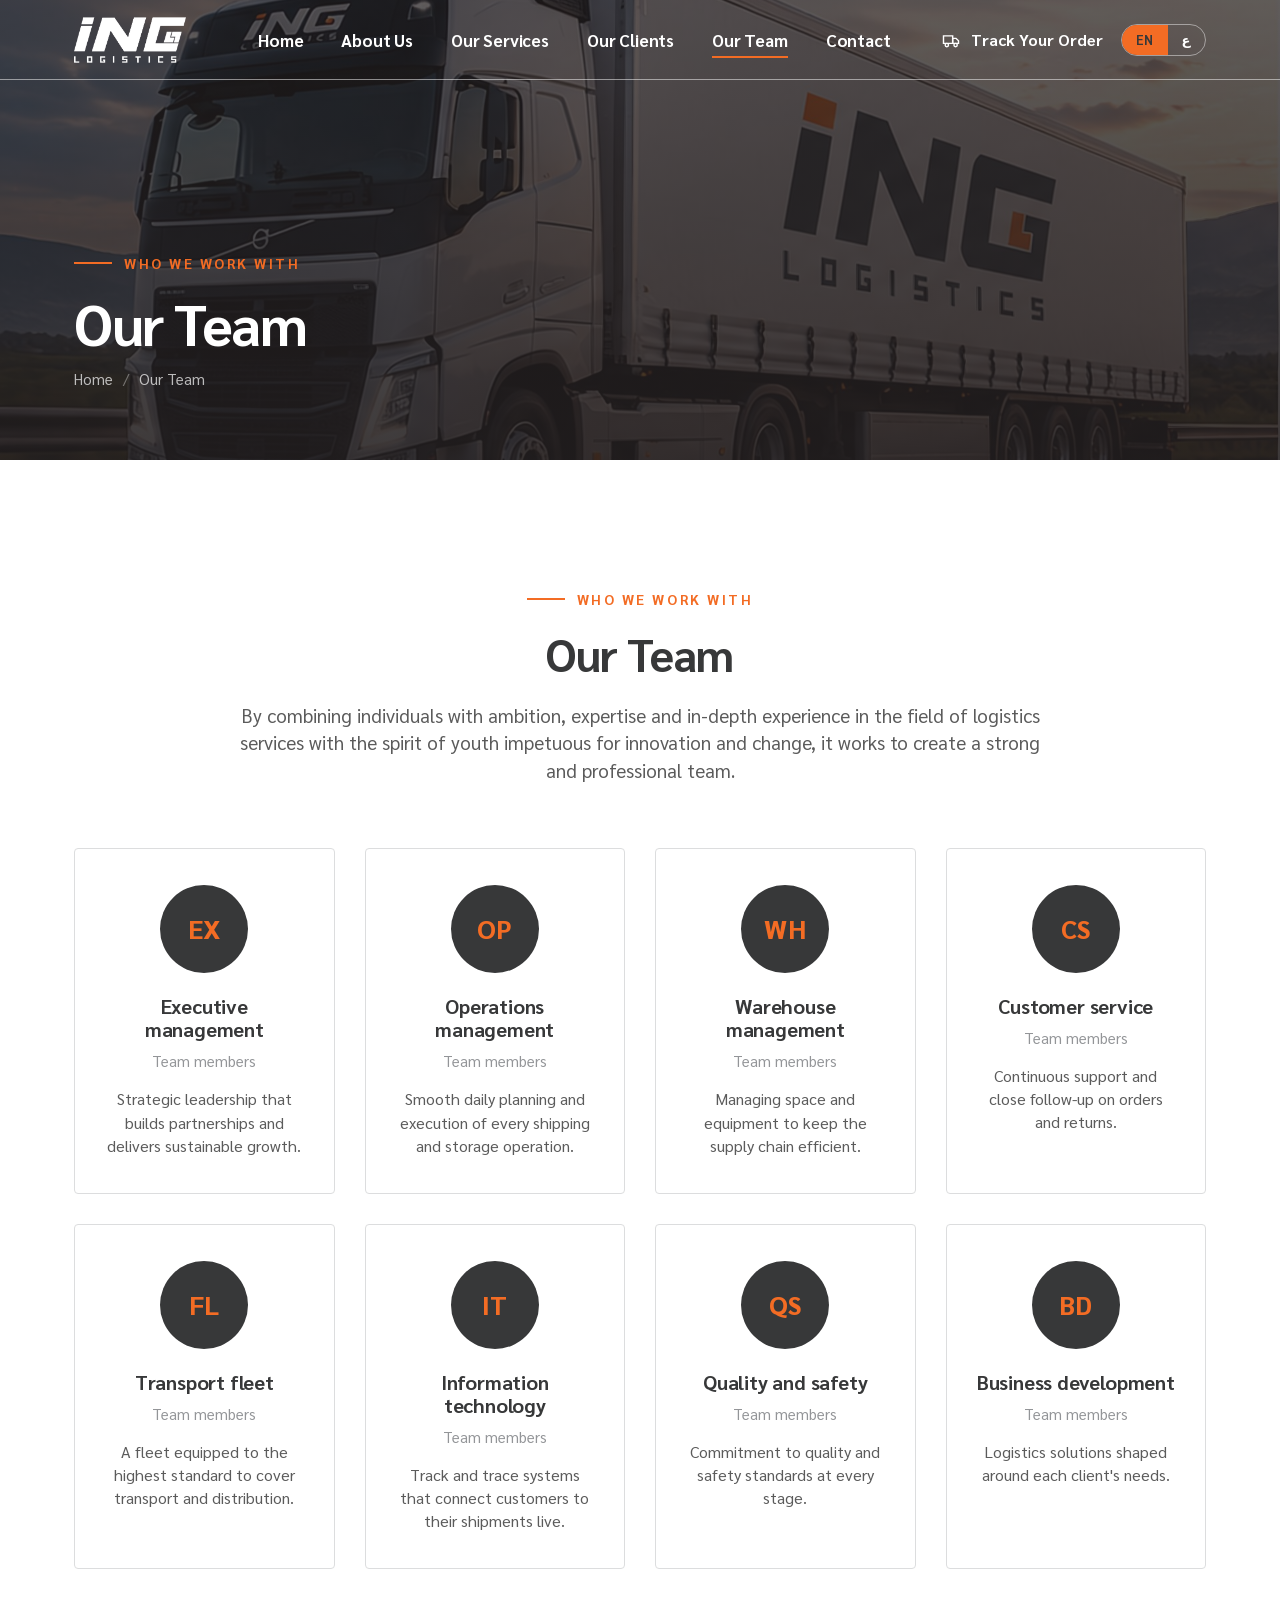
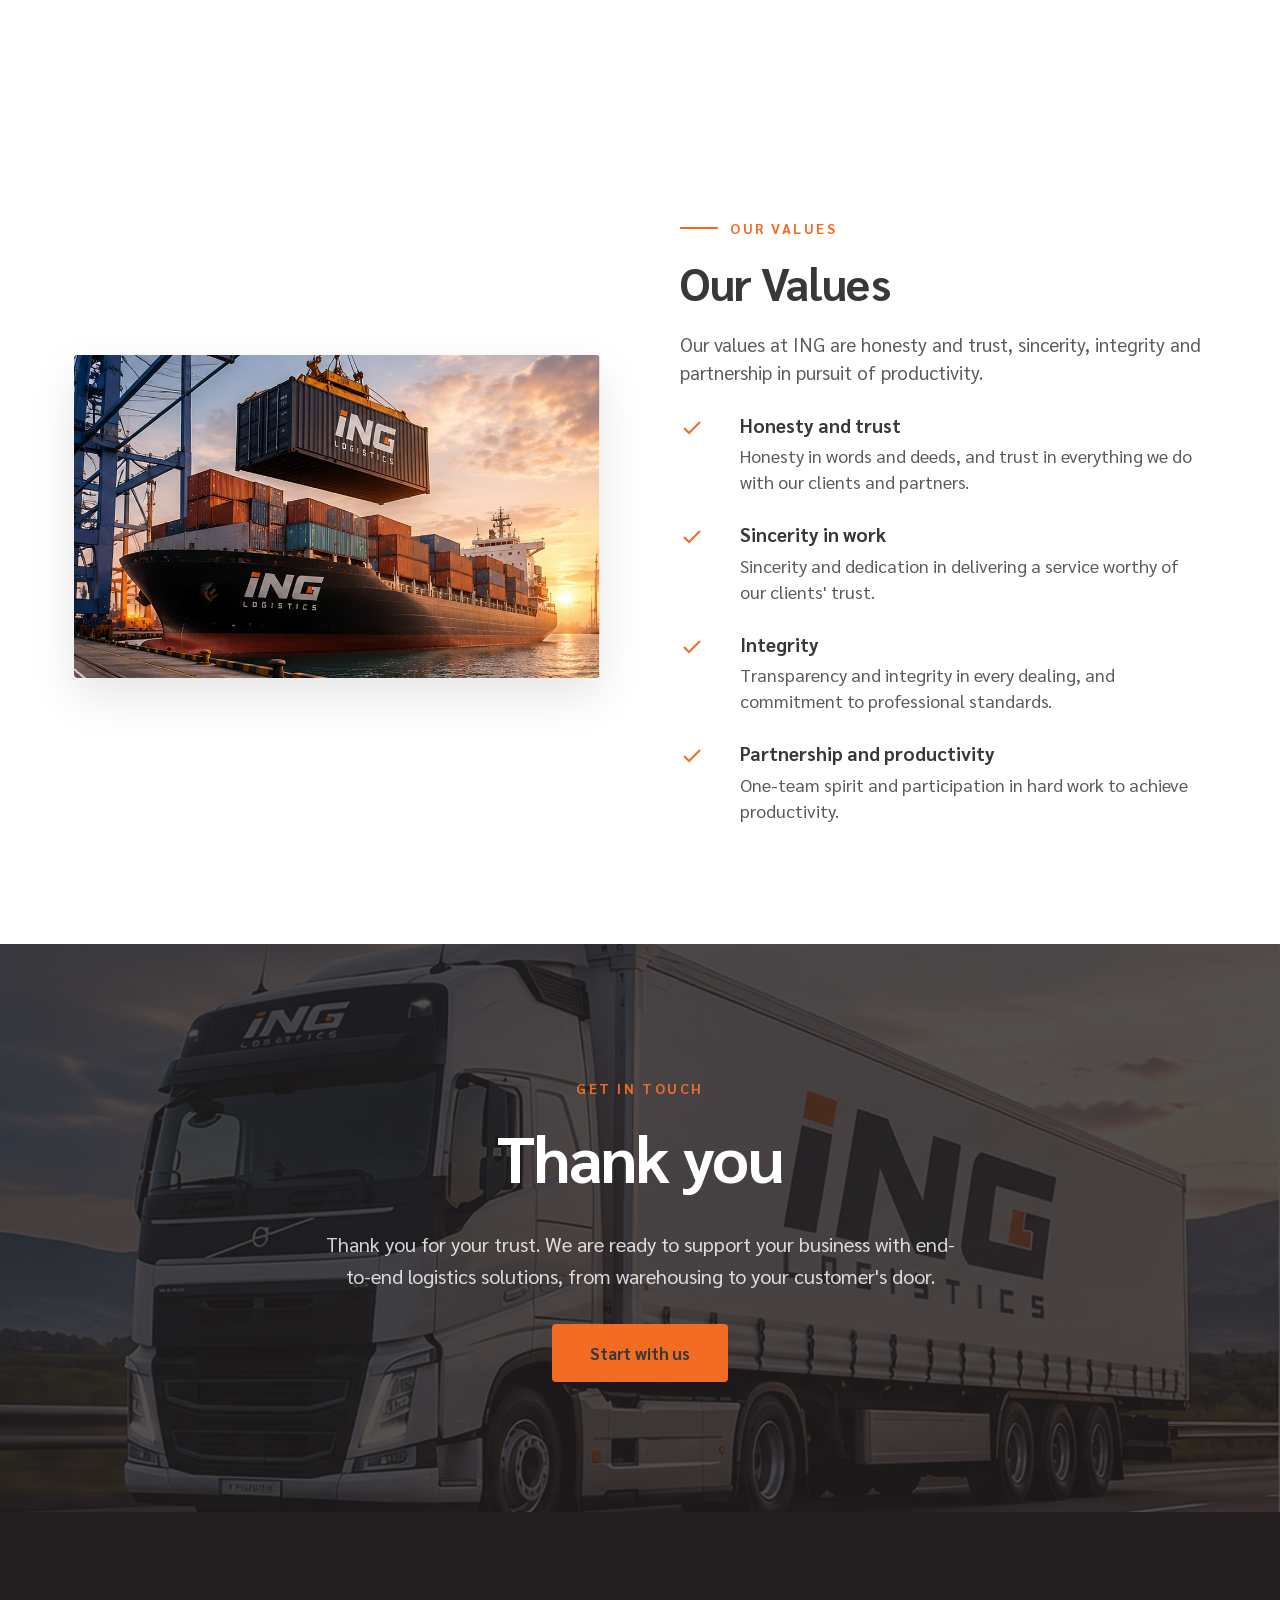
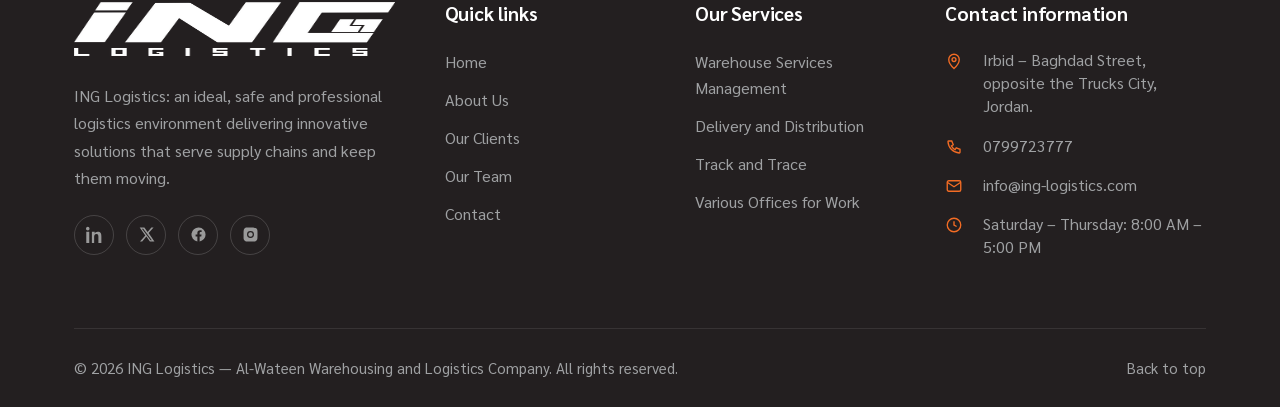
<file: our-team.html>
<!DOCTYPE html>
<html lang="en" dir="ltr" data-lang="en">
<head>
<meta charset="utf-8">
<meta name="viewport" content="width=device-width, initial-scale=1">
<title>Our Team — ING Logistics</title>
<meta name="description" content="The strong, professional team behind ING Logistics: ambition, expertise and in-depth logistics experience.">
<link rel="icon" href="assets/logo/favicon.png" type="image/png">
<link rel="apple-touch-icon" href="assets/logo/favicon.png">
<link rel="stylesheet" href="assets/css/fonts-sarabun.css">
<link rel="stylesheet" href="assets/css/fonts-cairo.css">
<link rel="stylesheet" href="assets/css/style.css">
</head>
<body>

<a class="skip-link" href="#main" data-i18n="nav.skip">Skip to content</a>

<!-- ============================== HEADER ============================== -->
<header class="header">
  <div class="header__inner">
    <a class="header__logo" href="index.html" aria-label="ING Logistics — home">
      <img class="logo-light" data-cimg="logo.header.light" src="assets/logo/ing-logo-light.png" alt="ING Logistics" width="389" height="160">
      <img class="logo-dark" data-cimg="logo.header.dark" src="assets/logo/ing-logo-dark.png" alt="" width="389" height="160" aria-hidden="true">
    </a>

    <nav class="nav" aria-label="Primary">
      <ul class="nav__list">
        <li class="nav__item"><a class="nav__link" href="index.html" data-i18n="nav.home">Home</a></li>
        <li class="nav__item"><a class="nav__link" href="about-us.html" data-i18n="nav.about">About Us</a></li>
        <li class="nav__item"><a class="nav__link" href="our-services.html" data-i18n="nav.services">Our Services</a></li>
        <li class="nav__item"><a class="nav__link" href="our-clients.html" data-i18n="nav.clients">Our Clients</a></li>
        <li class="nav__item is-current"><a class="nav__link" href="our-team.html" data-i18n="nav.team">Our Team</a></li>
        <li class="nav__item"><a class="nav__link" href="get-in-touch.html" data-i18n="nav.contact">Contact</a></li>
      </ul>
    </nav>

    <div class="header__actions">
      <div class="header__action header__action--track" tabindex="0" role="button" aria-haspopup="true">
        <svg viewBox="0 0 24 24" fill="none" stroke="currentColor" stroke-width="1.7" aria-hidden="true">
          <path d="M3 7h11v9H3z"/><path d="M14 10h4l3 3v3h-7z"/><circle cx="7" cy="18" r="2"/><circle cx="17.5" cy="18" r="2"/>
        </svg>
        <span data-i18n="header.track">Track Your Order</span>
        <div class="track-panel">
          <strong class="track-panel__title" data-i18n="header.trackTitle">Track your order</strong>
          <p data-i18n="header.trackText">Follow your shipment from receipt to delivery.</p>
          <form class="form" onsubmit="return false">
            <label class="field">
              <span class="visually-hidden" data-i18n="header.trackTitle">Track your order</span>
              <input type="text" placeholder="Tracking number" data-i18n-placeholder="header.trackPlaceholder">
            </label>
            <button class="btn" type="submit" data-i18n="header.trackButton">Track now</button>
          </form>
        </div>
      </div>

      <div class="lang-toggle" role="group" aria-label="Language">
        <button type="button" data-lang-btn="en" aria-pressed="true" data-i18n-aria="header.langLabel">EN</button>
        <button type="button" data-lang-btn="ar" aria-pressed="false">ع</button>
      </div>

      <button class="header__burger" type="button" aria-expanded="false" aria-label="Menu" data-i18n-aria="nav.menu">
        <span></span><span></span><span></span>
      </button>
    </div>
  </div>
</header>

<main id="main">

  <section class="page-head" data-cimg="team.pagehead" style="background-image:url('assets/img/slide-3.jpg')">
    <div class="page-head__inner container">
      <span class="eyebrow" data-i18n="pageTeam.eyebrow">Who we work with</span>
      <h1 class="page-head__title" data-i18n="pageTeam.title">Our Team</h1>
      <nav class="breadcrumb" aria-label="Breadcrumb">
        <a href="index.html" data-i18n="breadcrumb.home">Home</a>
        <span class="breadcrumb__sep">/</span>
        <span aria-current="page" data-i18n="pageTeam.title">Our Team</span>
      </nav>
    </div>
  </section>

  <section class="section">
    <div class="container">
      <div class="section-head section-head--center" data-reveal>
        <span class="eyebrow" data-i18n="team.eyebrow">Who we work with</span>
        <h2 data-i18n="team.title">Our Team</h2>
        <p data-i18n="team.text">By combining individuals with ambition, expertise and in-depth experience in the field of logistics services with the spirit of youth impetuous for innovation and change, it works to create a strong and professional team.</p>
      </div>

      <div class="team-grid" data-cmembers="team">
        <article class="member" data-reveal data-cmember="team.m1">
          <div class="member__avatar" aria-hidden="true" data-cimg="team.m1.photo">EX</div>
          <h3 data-i18n="team.role1">Executive management</h3>
          <span data-i18n="stats.value3">Team members</span>
          <p data-i18n="team.desc1">Strategic leadership that builds partnerships and delivers sustainable growth.</p>
        </article>
        <article class="member" data-reveal data-reveal-delay="90" data-cmember="team.m2">
          <div class="member__avatar" aria-hidden="true" data-cimg="team.m2.photo">OP</div>
          <h3 data-i18n="team.role2">Operations management</h3>
          <span data-i18n="stats.value3">Team members</span>
          <p data-i18n="team.desc2">Smooth daily planning and execution of every shipping and storage operation.</p>
        </article>
        <article class="member" data-reveal data-reveal-delay="180" data-cmember="team.m3">
          <div class="member__avatar" aria-hidden="true" data-cimg="team.m3.photo">WH</div>
          <h3 data-i18n="team.role3">Warehouse management</h3>
          <span data-i18n="stats.value3">Team members</span>
          <p data-i18n="team.desc3">Managing space and equipment to keep the supply chain efficient.</p>
        </article>
        <article class="member" data-reveal data-reveal-delay="270" data-cmember="team.m4">
          <div class="member__avatar" aria-hidden="true" data-cimg="team.m4.photo">CS</div>
          <h3 data-i18n="team.role4">Customer service</h3>
          <span data-i18n="stats.value3">Team members</span>
          <p data-i18n="team.desc4">Continuous support and close follow-up on orders and returns.</p>
        </article>
        <article class="member" data-reveal data-cmember="team.m5">
          <div class="member__avatar" aria-hidden="true" data-cimg="team.m5.photo">FL</div>
          <h3 data-i18n="team.role5">Transport fleet</h3>
          <span data-i18n="stats.value3">Team members</span>
          <p data-i18n="team.desc5">A fleet equipped to the highest standard to cover transport and distribution.</p>
        </article>
        <article class="member" data-reveal data-reveal-delay="90" data-cmember="team.m6">
          <div class="member__avatar" aria-hidden="true" data-cimg="team.m6.photo">IT</div>
          <h3 data-i18n="team.role6">Information technology</h3>
          <span data-i18n="stats.value3">Team members</span>
          <p data-i18n="team.desc6">Track and trace systems that connect customers to their shipments live.</p>
        </article>
        <article class="member" data-reveal data-reveal-delay="180" data-cmember="team.m7">
          <div class="member__avatar" aria-hidden="true" data-cimg="team.m7.photo">QS</div>
          <h3 data-i18n="team.role7">Quality and safety</h3>
          <span data-i18n="stats.value3">Team members</span>
          <p data-i18n="team.desc7">Commitment to quality and safety standards at every stage.</p>
        </article>
        <article class="member" data-reveal data-reveal-delay="270" data-cmember="team.m8">
          <div class="member__avatar" aria-hidden="true" data-cimg="team.m8.photo">BD</div>
          <h3 data-i18n="team.role8">Business development</h3>
          <span data-i18n="stats.value3">Team members</span>
          <p data-i18n="team.desc8">Logistics solutions shaped around each client's needs.</p>
        </article>
      </div>
    </div>
  </section>

  <section class="section">
    <div class="container">
      <div class="split">
        <div class="split__media" data-reveal>
          <img data-cimg="values.photo" src="assets/img/values.jpg" alt="Warehouse operations at ING Logistics" width="1920" height="1177" loading="lazy">
        </div>
        <div class="split__body" data-reveal data-reveal-delay="120">
          <div class="section-head">
            <span class="eyebrow" data-i18n="values.eyebrow">Our Values</span>
            <h2 data-i18n="values.title">Our Values</h2>
            <p data-i18n="values.text">Our values at ING are honesty and trust, sincerity, integrity and partnership in pursuit of productivity.</p>
          </div>
          <ul class="value-list">
            <li>
              <svg viewBox="0 0 24 24" fill="none" stroke="currentColor" stroke-width="2" aria-hidden="true"><path d="M20 6L9 17l-5-5"/></svg>
              <div><strong data-i18n="values.item1.title">Honesty and trust</strong>
              <span data-i18n="values.item1.text">Honesty in words and deeds, and trust in everything we do with our clients and partners.</span></div>
            </li>
            <li>
              <svg viewBox="0 0 24 24" fill="none" stroke="currentColor" stroke-width="2" aria-hidden="true"><path d="M20 6L9 17l-5-5"/></svg>
              <div><strong data-i18n="values.item2.title">Sincerity in work</strong>
              <span data-i18n="values.item2.text">Sincerity and dedication in delivering a service worthy of our clients' trust.</span></div>
            </li>
            <li>
              <svg viewBox="0 0 24 24" fill="none" stroke="currentColor" stroke-width="2" aria-hidden="true"><path d="M20 6L9 17l-5-5"/></svg>
              <div><strong data-i18n="values.item3.title">Integrity</strong>
              <span data-i18n="values.item3.text">Transparency and integrity in every dealing, and commitment to professional standards.</span></div>
            </li>
            <li>
              <svg viewBox="0 0 24 24" fill="none" stroke="currentColor" stroke-width="2" aria-hidden="true"><path d="M20 6L9 17l-5-5"/></svg>
              <div><strong data-i18n="values.item4.title">Partnership and productivity</strong>
              <span data-i18n="values.item4.text">One-team spirit and participation in hard work to achieve productivity.</span></div>
            </li>
          </ul>
        </div>
      </div>
    </div>
  </section>
  <section class="band" data-cimg="band.cta" style="background-image:url('assets/img/cta.jpg')">
    <div class="band__inner container" data-reveal>
      <span class="eyebrow eyebrow--plain" data-i18n="contact.eyebrow">Get in touch</span>
      <blockquote data-i18n="cta.title" style="font-size:64px">Thank you</blockquote>
      <p class="lead" style="color:rgba(255,255,255,.82);max-width:640px;margin:0 auto 32px" data-i18n="cta.text">Thank you for your trust. We are ready to support your business with end-to-end logistics solutions, from warehousing to your customer's door.</p>
      <a class="btn" href="get-in-touch.html" data-i18n="cta.button">Start with us</a>
    </div>
  </section>
</main>

<!-- ============================== FOOTER ============================== -->
<footer class="footer">
  <div class="container">
    <div class="footer__grid">
      <div>
        <img class="footer__logo" data-cimg="logo.footer" src="assets/logo/ing-logo-light.png" alt="ING Logistics" width="389" height="160" loading="lazy">
        <p data-i18n="footer.about">ING Logistics: an ideal, safe and professional logistics environment delivering innovative solutions that serve supply chains and keep them moving.</p>
        <div class="socials" style="margin-top:24px">
          <a href="#" aria-label="LinkedIn"><svg viewBox="0 0 24 24" fill="currentColor" aria-hidden="true"><path d="M4.98 3.5A2.5 2.5 0 1 1 0 3.5a2.5 2.5 0 0 1 4.98 0zM.4 8.2h4.2V24H.4zM8.3 8.2h4v2.2h.1c.6-1.1 2-2.4 4.1-2.4 4.4 0 5.2 2.9 5.2 6.6V24h-4.2v-8.3c0-2 0-4.5-2.8-4.5s-3.2 2.2-3.2 4.4V24H8.3z"/></svg></a>
          <a href="#" aria-label="X"><svg viewBox="0 0 24 24" fill="currentColor" aria-hidden="true"><path d="M18.9 2H22l-7 8 8.2 12h-6.4l-5-7.3L5.9 22H2.8l7.5-8.6L2.4 2h6.6l4.5 6.6zM17.8 20h1.7L7.3 3.8H5.5z"/></svg></a>
          <a href="#" aria-label="Facebook"><svg viewBox="0 0 24 24" fill="currentColor" aria-hidden="true"><path d="M22 12a10 10 0 1 0-11.6 9.9v-7H7.9V12h2.5V9.8c0-2.5 1.5-3.9 3.8-3.9 1.1 0 2.2.2 2.2.2v2.4h-1.2c-1.2 0-1.6.8-1.6 1.6V12h2.7l-.4 2.9h-2.3v7A10 10 0 0 0 22 12z"/></svg></a>
          <a href="#" aria-label="Instagram"><svg viewBox="0 0 24 24" fill="currentColor" aria-hidden="true"><path d="M12 2.2c3.2 0 3.6 0 4.9.1 1.2.1 1.8.3 2.2.4.6.2 1 .5 1.4.9.4.4.7.8.9 1.4.2.4.3 1 .4 2.2.1 1.3.1 1.7.1 4.9s0 3.6-.1 4.9c-.1 1.2-.3 1.8-.4 2.2-.2.6-.5 1-.9 1.4-.4.4-.8.7-1.4.9-.4.2-1 .3-2.2.4-1.3.1-1.7.1-4.9.1s-3.6 0-4.9-.1c-1.2-.1-1.8-.3-2.2-.4-.6-.2-1-.5-1.4-.9-.4-.4-.7-.8-.9-1.4-.2-.4-.3-1-.4-2.2C2.2 15.6 2.2 15.2 2.2 12s0-3.6.1-4.9c.1-1.2.3-1.8.4-2.2.2-.6.5-1 .9-1.4.4-.4.8-.7 1.4-.9.4-.2 1-.3 2.2-.4C8.4 2.2 8.8 2.2 12 2.2zm0 4.9a4.9 4.9 0 1 0 0 9.8 4.9 4.9 0 0 0 0-9.8zm0 8.1a3.2 3.2 0 1 1 0-6.4 3.2 3.2 0 0 1 0 6.4zm6.2-8.3a1.1 1.1 0 1 1-2.3 0 1.1 1.1 0 0 1 2.3 0z"/></svg></a>
        </div>
      </div>

      <div>
        <h3 data-i18n="footer.linksTitle">Quick links</h3>
        <ul class="footer__links">
          <li><a href="index.html" data-i18n="nav.home">Home</a></li>
          <li><a href="about-us.html" data-i18n="nav.about">About Us</a></li>
          <li><a href="our-clients.html" data-i18n="nav.clients">Our Clients</a></li>
          <li><a href="our-team.html" data-i18n="nav.team">Our Team</a></li>
          <li><a href="get-in-touch.html" data-i18n="nav.contact">Contact</a></li>
        </ul>
      </div>

      <div>
        <h3 data-i18n="footer.servicesTitle">Our Services</h3>
        <ul class="footer__links">
          <li><a href="our-services.html#warehouse" data-i18n="warehouse.title">Warehouse Services Management</a></li>
          <li><a href="our-services.html#delivery" data-i18n="delivery.title">Delivery and Distribution</a></li>
          <li><a href="our-services.html#track" data-i18n="track.title">Track and Trace</a></li>
          <li><a href="our-services.html#offices" data-i18n="offices.title">Various Offices for Work</a></li>
        </ul>
      </div>

      <div>
        <h3 data-i18n="footer.contactTitle">Contact information</h3>
        <ul class="footer__contact">
          <li>
            <svg viewBox="0 0 24 24" fill="none" stroke="currentColor" stroke-width="1.8" aria-hidden="true"><path d="M12 22s7-6.2 7-12a7 7 0 1 0-14 0c0 5.8 7 12 7 12z"/><circle cx="12" cy="10" r="2.6"/></svg>
            <a href="https://maps.google.com/?q=32.51422635237183,35.94295766426107" target="_blank" rel="noopener" data-i18n="location.address">Irbid – Baghdad Street, opposite the Trucks City, Jordan.</a>
          </li>
          <li>
            <svg viewBox="0 0 24 24" fill="none" stroke="currentColor" stroke-width="1.8" aria-hidden="true"><path d="M5 4h4l2 5-2.5 1.5a12 12 0 0 0 5 5L15 13l5 2v4a1 1 0 0 1-1 1A16 16 0 0 1 4 5a1 1 0 0 1 1-1z"/></svg>
            <a href="tel:+962799723777" dir="ltr" data-ctext="contact.phone">0799723777</a>
          </li>
          <li>
            <svg viewBox="0 0 24 24" fill="none" stroke="currentColor" stroke-width="1.8" aria-hidden="true"><rect x="3" y="5" width="18" height="14" rx="2"/><path d="M3 7l9 6 9-6"/></svg>
            <a href="mailto:info@ing-logistics.com" dir="ltr" data-ctext="contact.email">info@ing-logistics.com</a>
          </li>
          <li>
            <svg viewBox="0 0 24 24" fill="none" stroke="currentColor" stroke-width="1.8" aria-hidden="true"><circle cx="12" cy="12" r="9"/><path d="M12 7v5l3.5 2"/></svg>
            <span data-i18n="contact.hours">Saturday – Thursday: 8:00 AM – 5:00 PM</span>
          </li>
        </ul>
      </div>
    </div>

    <div class="footer__bottom">
      <span>&copy; <span data-year>2026</span> ING Logistics — <span class="footer__legal" data-ctext="footer.legalName">Al-Wateen Warehousing and Logistics Company</span>. <span data-i18n="footer.copyright">All rights reserved.</span></span>
      <a href="#main" data-i18n="footer.backToTop">Back to top</a>
    </div>
  </div>
</footer>

<button class="to-top" type="button" aria-label="Back to top" data-i18n-aria="footer.backToTop">
  <svg viewBox="0 0 24 24" fill="none" stroke="currentColor" stroke-width="2" aria-hidden="true"><path d="M12 19V5M5 12l7-7 7 7"/></svg>
</button>

<script src="assets/js/i18n.js"></script>
<script src="assets/js/content.js"></script>
<script src="assets/js/content-apply.js"></script>
<script src="assets/js/main.js"></script>
</body>
</html>
</file>
<file: assets/css/fonts-sarabun.css>
@font-face {
  font-family: 'Sarabun';
  font-style: normal;
  font-weight: 300;
  font-display: swap;
  src: url(../fonts/sarabun/sarabun-00.woff2) format('woff2');
  unicode-range: U+02D7, U+0303, U+0331, U+0E01-0E5B, U+200C-200D, U+25CC;
}
@font-face {
  font-family: 'Sarabun';
  font-style: normal;
  font-weight: 300;
  font-display: swap;
  src: url(../fonts/sarabun/sarabun-01.woff2) format('woff2');
  unicode-range: U+0102-0103, U+0110-0111, U+0128-0129, U+0168-0169, U+01A0-01A1, U+01AF-01B0, U+0300-0301, U+0303-0304, U+0308-0309, U+0323, U+0329, U+1EA0-1EF9, U+20AB;
}
@font-face {
  font-family: 'Sarabun';
  font-style: normal;
  font-weight: 300;
  font-display: swap;
  src: url(../fonts/sarabun/sarabun-02.woff2) format('woff2');
  unicode-range: U+0100-02BA, U+02BD-02C5, U+02C7-02CC, U+02CE-02D7, U+02DD-02FF, U+0304, U+0308, U+0329, U+1D00-1DBF, U+1E00-1E9F, U+1EF2-1EFF, U+2020, U+20A0-20AB, U+20AD-20C0, U+2113, U+2C60-2C7F, U+A720-A7FF;
}
@font-face {
  font-family: 'Sarabun';
  font-style: normal;
  font-weight: 300;
  font-display: swap;
  src: url(../fonts/sarabun/sarabun-03.woff2) format('woff2');
  unicode-range: U+0000-00FF, U+0131, U+0152-0153, U+02BB-02BC, U+02C6, U+02DA, U+02DC, U+0304, U+0308, U+0329, U+2000-206F, U+20AC, U+2122, U+2191, U+2193, U+2212, U+2215, U+FEFF, U+FFFD;
}
@font-face {
  font-family: 'Sarabun';
  font-style: normal;
  font-weight: 400;
  font-display: swap;
  src: url(../fonts/sarabun/sarabun-04.woff2) format('woff2');
  unicode-range: U+02D7, U+0303, U+0331, U+0E01-0E5B, U+200C-200D, U+25CC;
}
@font-face {
  font-family: 'Sarabun';
  font-style: normal;
  font-weight: 400;
  font-display: swap;
  src: url(../fonts/sarabun/sarabun-05.woff2) format('woff2');
  unicode-range: U+0102-0103, U+0110-0111, U+0128-0129, U+0168-0169, U+01A0-01A1, U+01AF-01B0, U+0300-0301, U+0303-0304, U+0308-0309, U+0323, U+0329, U+1EA0-1EF9, U+20AB;
}
@font-face {
  font-family: 'Sarabun';
  font-style: normal;
  font-weight: 400;
  font-display: swap;
  src: url(../fonts/sarabun/sarabun-06.woff2) format('woff2');
  unicode-range: U+0100-02BA, U+02BD-02C5, U+02C7-02CC, U+02CE-02D7, U+02DD-02FF, U+0304, U+0308, U+0329, U+1D00-1DBF, U+1E00-1E9F, U+1EF2-1EFF, U+2020, U+20A0-20AB, U+20AD-20C0, U+2113, U+2C60-2C7F, U+A720-A7FF;
}
@font-face {
  font-family: 'Sarabun';
  font-style: normal;
  font-weight: 400;
  font-display: swap;
  src: url(../fonts/sarabun/sarabun-07.woff2) format('woff2');
  unicode-range: U+0000-00FF, U+0131, U+0152-0153, U+02BB-02BC, U+02C6, U+02DA, U+02DC, U+0304, U+0308, U+0329, U+2000-206F, U+20AC, U+2122, U+2191, U+2193, U+2212, U+2215, U+FEFF, U+FFFD;
}
@font-face {
  font-family: 'Sarabun';
  font-style: normal;
  font-weight: 500;
  font-display: swap;
  src: url(../fonts/sarabun/sarabun-08.woff2) format('woff2');
  unicode-range: U+02D7, U+0303, U+0331, U+0E01-0E5B, U+200C-200D, U+25CC;
}
@font-face {
  font-family: 'Sarabun';
  font-style: normal;
  font-weight: 500;
  font-display: swap;
  src: url(../fonts/sarabun/sarabun-09.woff2) format('woff2');
  unicode-range: U+0102-0103, U+0110-0111, U+0128-0129, U+0168-0169, U+01A0-01A1, U+01AF-01B0, U+0300-0301, U+0303-0304, U+0308-0309, U+0323, U+0329, U+1EA0-1EF9, U+20AB;
}
@font-face {
  font-family: 'Sarabun';
  font-style: normal;
  font-weight: 500;
  font-display: swap;
  src: url(../fonts/sarabun/sarabun-10.woff2) format('woff2');
  unicode-range: U+0100-02BA, U+02BD-02C5, U+02C7-02CC, U+02CE-02D7, U+02DD-02FF, U+0304, U+0308, U+0329, U+1D00-1DBF, U+1E00-1E9F, U+1EF2-1EFF, U+2020, U+20A0-20AB, U+20AD-20C0, U+2113, U+2C60-2C7F, U+A720-A7FF;
}
@font-face {
  font-family: 'Sarabun';
  font-style: normal;
  font-weight: 500;
  font-display: swap;
  src: url(../fonts/sarabun/sarabun-11.woff2) format('woff2');
  unicode-range: U+0000-00FF, U+0131, U+0152-0153, U+02BB-02BC, U+02C6, U+02DA, U+02DC, U+0304, U+0308, U+0329, U+2000-206F, U+20AC, U+2122, U+2191, U+2193, U+2212, U+2215, U+FEFF, U+FFFD;
}
@font-face {
  font-family: 'Sarabun';
  font-style: normal;
  font-weight: 600;
  font-display: swap;
  src: url(../fonts/sarabun/sarabun-12.woff2) format('woff2');
  unicode-range: U+02D7, U+0303, U+0331, U+0E01-0E5B, U+200C-200D, U+25CC;
}
@font-face {
  font-family: 'Sarabun';
  font-style: normal;
  font-weight: 600;
  font-display: swap;
  src: url(../fonts/sarabun/sarabun-13.woff2) format('woff2');
  unicode-range: U+0102-0103, U+0110-0111, U+0128-0129, U+0168-0169, U+01A0-01A1, U+01AF-01B0, U+0300-0301, U+0303-0304, U+0308-0309, U+0323, U+0329, U+1EA0-1EF9, U+20AB;
}
@font-face {
  font-family: 'Sarabun';
  font-style: normal;
  font-weight: 600;
  font-display: swap;
  src: url(../fonts/sarabun/sarabun-14.woff2) format('woff2');
  unicode-range: U+0100-02BA, U+02BD-02C5, U+02C7-02CC, U+02CE-02D7, U+02DD-02FF, U+0304, U+0308, U+0329, U+1D00-1DBF, U+1E00-1E9F, U+1EF2-1EFF, U+2020, U+20A0-20AB, U+20AD-20C0, U+2113, U+2C60-2C7F, U+A720-A7FF;
}
@font-face {
  font-family: 'Sarabun';
  font-style: normal;
  font-weight: 600;
  font-display: swap;
  src: url(../fonts/sarabun/sarabun-15.woff2) format('woff2');
  unicode-range: U+0000-00FF, U+0131, U+0152-0153, U+02BB-02BC, U+02C6, U+02DA, U+02DC, U+0304, U+0308, U+0329, U+2000-206F, U+20AC, U+2122, U+2191, U+2193, U+2212, U+2215, U+FEFF, U+FFFD;
}
@font-face {
  font-family: 'Sarabun';
  font-style: normal;
  font-weight: 700;
  font-display: swap;
  src: url(../fonts/sarabun/sarabun-16.woff2) format('woff2');
  unicode-range: U+02D7, U+0303, U+0331, U+0E01-0E5B, U+200C-200D, U+25CC;
}
@font-face {
  font-family: 'Sarabun';
  font-style: normal;
  font-weight: 700;
  font-display: swap;
  src: url(../fonts/sarabun/sarabun-17.woff2) format('woff2');
  unicode-range: U+0102-0103, U+0110-0111, U+0128-0129, U+0168-0169, U+01A0-01A1, U+01AF-01B0, U+0300-0301, U+0303-0304, U+0308-0309, U+0323, U+0329, U+1EA0-1EF9, U+20AB;
}
@font-face {
  font-family: 'Sarabun';
  font-style: normal;
  font-weight: 700;
  font-display: swap;
  src: url(../fonts/sarabun/sarabun-18.woff2) format('woff2');
  unicode-range: U+0100-02BA, U+02BD-02C5, U+02C7-02CC, U+02CE-02D7, U+02DD-02FF, U+0304, U+0308, U+0329, U+1D00-1DBF, U+1E00-1E9F, U+1EF2-1EFF, U+2020, U+20A0-20AB, U+20AD-20C0, U+2113, U+2C60-2C7F, U+A720-A7FF;
}
@font-face {
  font-family: 'Sarabun';
  font-style: normal;
  font-weight: 700;
  font-display: swap;
  src: url(../fonts/sarabun/sarabun-19.woff2) format('woff2');
  unicode-range: U+0000-00FF, U+0131, U+0152-0153, U+02BB-02BC, U+02C6, U+02DA, U+02DC, U+0304, U+0308, U+0329, U+2000-206F, U+20AC, U+2122, U+2191, U+2193, U+2212, U+2215, U+FEFF, U+FFFD;
}
@font-face {
  font-family: 'Sarabun';
  font-style: normal;
  font-weight: 800;
  font-display: swap;
  src: url(../fonts/sarabun/sarabun-20.woff2) format('woff2');
  unicode-range: U+02D7, U+0303, U+0331, U+0E01-0E5B, U+200C-200D, U+25CC;
}
@font-face {
  font-family: 'Sarabun';
  font-style: normal;
  font-weight: 800;
  font-display: swap;
  src: url(../fonts/sarabun/sarabun-21.woff2) format('woff2');
  unicode-range: U+0102-0103, U+0110-0111, U+0128-0129, U+0168-0169, U+01A0-01A1, U+01AF-01B0, U+0300-0301, U+0303-0304, U+0308-0309, U+0323, U+0329, U+1EA0-1EF9, U+20AB;
}
@font-face {
  font-family: 'Sarabun';
  font-style: normal;
  font-weight: 800;
  font-display: swap;
  src: url(../fonts/sarabun/sarabun-22.woff2) format('woff2');
  unicode-range: U+0100-02BA, U+02BD-02C5, U+02C7-02CC, U+02CE-02D7, U+02DD-02FF, U+0304, U+0308, U+0329, U+1D00-1DBF, U+1E00-1E9F, U+1EF2-1EFF, U+2020, U+20A0-20AB, U+20AD-20C0, U+2113, U+2C60-2C7F, U+A720-A7FF;
}
@font-face {
  font-family: 'Sarabun';
  font-style: normal;
  font-weight: 800;
  font-display: swap;
  src: url(../fonts/sarabun/sarabun-23.woff2) format('woff2');
  unicode-range: U+0000-00FF, U+0131, U+0152-0153, U+02BB-02BC, U+02C6, U+02DA, U+02DC, U+0304, U+0308, U+0329, U+2000-206F, U+20AC, U+2122, U+2191, U+2193, U+2212, U+2215, U+FEFF, U+FFFD;
}
</file>
<file: assets/css/fonts-cairo.css>
@font-face {
  font-family: 'Cairo';
  font-style: normal;
  font-weight: 300;
  font-display: swap;
  src: url(../fonts/cairo/cairo-00.woff2) format('woff2');
  unicode-range: U+0600-06FF, U+0750-077F, U+0870-088E, U+0890-0891, U+0897-08E1, U+08E3-08FF, U+200C-200E, U+2010-2011, U+204F, U+2E41, U+FB50-FDFF, U+FE70-FE74, U+FE76-FEFC, U+102E0-102FB, U+10E60-10E7E, U+10EC2-10EC4, U+10EFC-10EFF, U+1EE00-1EE03, U+1EE05-1EE1F, U+1EE21-1EE22, U+1EE24, U+1EE27, U+1EE29-1EE32, U+1EE34-1EE37, U+1EE39, U+1EE3B, U+1EE42, U+1EE47, U+1EE49, U+1EE4B, U+1EE4D-1EE4F, U+1EE51-1EE52, U+1EE54, U+1EE57, U+1EE59, U+1EE5B, U+1EE5D, U+1EE5F, U+1EE61-1EE62, U+1EE64, U+1EE67-1EE6A, U+1EE6C-1EE72, U+1EE74-1EE77, U+1EE79-1EE7C, U+1EE7E, U+1EE80-1EE89, U+1EE8B-1EE9B, U+1EEA1-1EEA3, U+1EEA5-1EEA9, U+1EEAB-1EEBB, U+1EEF0-1EEF1;
}
@font-face {
  font-family: 'Cairo';
  font-style: normal;
  font-weight: 300;
  font-display: swap;
  src: url(../fonts/cairo/cairo-01.woff2) format('woff2');
  unicode-range: U+0100-02BA, U+02BD-02C5, U+02C7-02CC, U+02CE-02D7, U+02DD-02FF, U+0304, U+0308, U+0329, U+1D00-1DBF, U+1E00-1E9F, U+1EF2-1EFF, U+2020, U+20A0-20AB, U+20AD-20C0, U+2113, U+2C60-2C7F, U+A720-A7FF;
}
@font-face {
  font-family: 'Cairo';
  font-style: normal;
  font-weight: 300;
  font-display: swap;
  src: url(../fonts/cairo/cairo-02.woff2) format('woff2');
  unicode-range: U+0000-00FF, U+0131, U+0152-0153, U+02BB-02BC, U+02C6, U+02DA, U+02DC, U+0304, U+0308, U+0329, U+2000-206F, U+20AC, U+2122, U+2191, U+2193, U+2212, U+2215, U+FEFF, U+FFFD;
}
@font-face {
  font-family: 'Cairo';
  font-style: normal;
  font-weight: 400;
  font-display: swap;
  src: url(../fonts/cairo/cairo-03.woff2) format('woff2');
  unicode-range: U+0600-06FF, U+0750-077F, U+0870-088E, U+0890-0891, U+0897-08E1, U+08E3-08FF, U+200C-200E, U+2010-2011, U+204F, U+2E41, U+FB50-FDFF, U+FE70-FE74, U+FE76-FEFC, U+102E0-102FB, U+10E60-10E7E, U+10EC2-10EC4, U+10EFC-10EFF, U+1EE00-1EE03, U+1EE05-1EE1F, U+1EE21-1EE22, U+1EE24, U+1EE27, U+1EE29-1EE32, U+1EE34-1EE37, U+1EE39, U+1EE3B, U+1EE42, U+1EE47, U+1EE49, U+1EE4B, U+1EE4D-1EE4F, U+1EE51-1EE52, U+1EE54, U+1EE57, U+1EE59, U+1EE5B, U+1EE5D, U+1EE5F, U+1EE61-1EE62, U+1EE64, U+1EE67-1EE6A, U+1EE6C-1EE72, U+1EE74-1EE77, U+1EE79-1EE7C, U+1EE7E, U+1EE80-1EE89, U+1EE8B-1EE9B, U+1EEA1-1EEA3, U+1EEA5-1EEA9, U+1EEAB-1EEBB, U+1EEF0-1EEF1;
}
@font-face {
  font-family: 'Cairo';
  font-style: normal;
  font-weight: 400;
  font-display: swap;
  src: url(../fonts/cairo/cairo-04.woff2) format('woff2');
  unicode-range: U+0100-02BA, U+02BD-02C5, U+02C7-02CC, U+02CE-02D7, U+02DD-02FF, U+0304, U+0308, U+0329, U+1D00-1DBF, U+1E00-1E9F, U+1EF2-1EFF, U+2020, U+20A0-20AB, U+20AD-20C0, U+2113, U+2C60-2C7F, U+A720-A7FF;
}
@font-face {
  font-family: 'Cairo';
  font-style: normal;
  font-weight: 400;
  font-display: swap;
  src: url(../fonts/cairo/cairo-05.woff2) format('woff2');
  unicode-range: U+0000-00FF, U+0131, U+0152-0153, U+02BB-02BC, U+02C6, U+02DA, U+02DC, U+0304, U+0308, U+0329, U+2000-206F, U+20AC, U+2122, U+2191, U+2193, U+2212, U+2215, U+FEFF, U+FFFD;
}
@font-face {
  font-family: 'Cairo';
  font-style: normal;
  font-weight: 500;
  font-display: swap;
  src: url(../fonts/cairo/cairo-06.woff2) format('woff2');
  unicode-range: U+0600-06FF, U+0750-077F, U+0870-088E, U+0890-0891, U+0897-08E1, U+08E3-08FF, U+200C-200E, U+2010-2011, U+204F, U+2E41, U+FB50-FDFF, U+FE70-FE74, U+FE76-FEFC, U+102E0-102FB, U+10E60-10E7E, U+10EC2-10EC4, U+10EFC-10EFF, U+1EE00-1EE03, U+1EE05-1EE1F, U+1EE21-1EE22, U+1EE24, U+1EE27, U+1EE29-1EE32, U+1EE34-1EE37, U+1EE39, U+1EE3B, U+1EE42, U+1EE47, U+1EE49, U+1EE4B, U+1EE4D-1EE4F, U+1EE51-1EE52, U+1EE54, U+1EE57, U+1EE59, U+1EE5B, U+1EE5D, U+1EE5F, U+1EE61-1EE62, U+1EE64, U+1EE67-1EE6A, U+1EE6C-1EE72, U+1EE74-1EE77, U+1EE79-1EE7C, U+1EE7E, U+1EE80-1EE89, U+1EE8B-1EE9B, U+1EEA1-1EEA3, U+1EEA5-1EEA9, U+1EEAB-1EEBB, U+1EEF0-1EEF1;
}
@font-face {
  font-family: 'Cairo';
  font-style: normal;
  font-weight: 500;
  font-display: swap;
  src: url(../fonts/cairo/cairo-07.woff2) format('woff2');
  unicode-range: U+0100-02BA, U+02BD-02C5, U+02C7-02CC, U+02CE-02D7, U+02DD-02FF, U+0304, U+0308, U+0329, U+1D00-1DBF, U+1E00-1E9F, U+1EF2-1EFF, U+2020, U+20A0-20AB, U+20AD-20C0, U+2113, U+2C60-2C7F, U+A720-A7FF;
}
@font-face {
  font-family: 'Cairo';
  font-style: normal;
  font-weight: 500;
  font-display: swap;
  src: url(../fonts/cairo/cairo-08.woff2) format('woff2');
  unicode-range: U+0000-00FF, U+0131, U+0152-0153, U+02BB-02BC, U+02C6, U+02DA, U+02DC, U+0304, U+0308, U+0329, U+2000-206F, U+20AC, U+2122, U+2191, U+2193, U+2212, U+2215, U+FEFF, U+FFFD;
}
@font-face {
  font-family: 'Cairo';
  font-style: normal;
  font-weight: 600;
  font-display: swap;
  src: url(../fonts/cairo/cairo-09.woff2) format('woff2');
  unicode-range: U+0600-06FF, U+0750-077F, U+0870-088E, U+0890-0891, U+0897-08E1, U+08E3-08FF, U+200C-200E, U+2010-2011, U+204F, U+2E41, U+FB50-FDFF, U+FE70-FE74, U+FE76-FEFC, U+102E0-102FB, U+10E60-10E7E, U+10EC2-10EC4, U+10EFC-10EFF, U+1EE00-1EE03, U+1EE05-1EE1F, U+1EE21-1EE22, U+1EE24, U+1EE27, U+1EE29-1EE32, U+1EE34-1EE37, U+1EE39, U+1EE3B, U+1EE42, U+1EE47, U+1EE49, U+1EE4B, U+1EE4D-1EE4F, U+1EE51-1EE52, U+1EE54, U+1EE57, U+1EE59, U+1EE5B, U+1EE5D, U+1EE5F, U+1EE61-1EE62, U+1EE64, U+1EE67-1EE6A, U+1EE6C-1EE72, U+1EE74-1EE77, U+1EE79-1EE7C, U+1EE7E, U+1EE80-1EE89, U+1EE8B-1EE9B, U+1EEA1-1EEA3, U+1EEA5-1EEA9, U+1EEAB-1EEBB, U+1EEF0-1EEF1;
}
@font-face {
  font-family: 'Cairo';
  font-style: normal;
  font-weight: 600;
  font-display: swap;
  src: url(../fonts/cairo/cairo-10.woff2) format('woff2');
  unicode-range: U+0100-02BA, U+02BD-02C5, U+02C7-02CC, U+02CE-02D7, U+02DD-02FF, U+0304, U+0308, U+0329, U+1D00-1DBF, U+1E00-1E9F, U+1EF2-1EFF, U+2020, U+20A0-20AB, U+20AD-20C0, U+2113, U+2C60-2C7F, U+A720-A7FF;
}
@font-face {
  font-family: 'Cairo';
  font-style: normal;
  font-weight: 600;
  font-display: swap;
  src: url(../fonts/cairo/cairo-11.woff2) format('woff2');
  unicode-range: U+0000-00FF, U+0131, U+0152-0153, U+02BB-02BC, U+02C6, U+02DA, U+02DC, U+0304, U+0308, U+0329, U+2000-206F, U+20AC, U+2122, U+2191, U+2193, U+2212, U+2215, U+FEFF, U+FFFD;
}
@font-face {
  font-family: 'Cairo';
  font-style: normal;
  font-weight: 700;
  font-display: swap;
  src: url(../fonts/cairo/cairo-12.woff2) format('woff2');
  unicode-range: U+0600-06FF, U+0750-077F, U+0870-088E, U+0890-0891, U+0897-08E1, U+08E3-08FF, U+200C-200E, U+2010-2011, U+204F, U+2E41, U+FB50-FDFF, U+FE70-FE74, U+FE76-FEFC, U+102E0-102FB, U+10E60-10E7E, U+10EC2-10EC4, U+10EFC-10EFF, U+1EE00-1EE03, U+1EE05-1EE1F, U+1EE21-1EE22, U+1EE24, U+1EE27, U+1EE29-1EE32, U+1EE34-1EE37, U+1EE39, U+1EE3B, U+1EE42, U+1EE47, U+1EE49, U+1EE4B, U+1EE4D-1EE4F, U+1EE51-1EE52, U+1EE54, U+1EE57, U+1EE59, U+1EE5B, U+1EE5D, U+1EE5F, U+1EE61-1EE62, U+1EE64, U+1EE67-1EE6A, U+1EE6C-1EE72, U+1EE74-1EE77, U+1EE79-1EE7C, U+1EE7E, U+1EE80-1EE89, U+1EE8B-1EE9B, U+1EEA1-1EEA3, U+1EEA5-1EEA9, U+1EEAB-1EEBB, U+1EEF0-1EEF1;
}
@font-face {
  font-family: 'Cairo';
  font-style: normal;
  font-weight: 700;
  font-display: swap;
  src: url(../fonts/cairo/cairo-13.woff2) format('woff2');
  unicode-range: U+0100-02BA, U+02BD-02C5, U+02C7-02CC, U+02CE-02D7, U+02DD-02FF, U+0304, U+0308, U+0329, U+1D00-1DBF, U+1E00-1E9F, U+1EF2-1EFF, U+2020, U+20A0-20AB, U+20AD-20C0, U+2113, U+2C60-2C7F, U+A720-A7FF;
}
@font-face {
  font-family: 'Cairo';
  font-style: normal;
  font-weight: 700;
  font-display: swap;
  src: url(../fonts/cairo/cairo-14.woff2) format('woff2');
  unicode-range: U+0000-00FF, U+0131, U+0152-0153, U+02BB-02BC, U+02C6, U+02DA, U+02DC, U+0304, U+0308, U+0329, U+2000-206F, U+20AC, U+2122, U+2191, U+2193, U+2212, U+2215, U+FEFF, U+FFFD;
}
@font-face {
  font-family: 'Cairo';
  font-style: normal;
  font-weight: 800;
  font-display: swap;
  src: url(../fonts/cairo/cairo-15.woff2) format('woff2');
  unicode-range: U+0600-06FF, U+0750-077F, U+0870-088E, U+0890-0891, U+0897-08E1, U+08E3-08FF, U+200C-200E, U+2010-2011, U+204F, U+2E41, U+FB50-FDFF, U+FE70-FE74, U+FE76-FEFC, U+102E0-102FB, U+10E60-10E7E, U+10EC2-10EC4, U+10EFC-10EFF, U+1EE00-1EE03, U+1EE05-1EE1F, U+1EE21-1EE22, U+1EE24, U+1EE27, U+1EE29-1EE32, U+1EE34-1EE37, U+1EE39, U+1EE3B, U+1EE42, U+1EE47, U+1EE49, U+1EE4B, U+1EE4D-1EE4F, U+1EE51-1EE52, U+1EE54, U+1EE57, U+1EE59, U+1EE5B, U+1EE5D, U+1EE5F, U+1EE61-1EE62, U+1EE64, U+1EE67-1EE6A, U+1EE6C-1EE72, U+1EE74-1EE77, U+1EE79-1EE7C, U+1EE7E, U+1EE80-1EE89, U+1EE8B-1EE9B, U+1EEA1-1EEA3, U+1EEA5-1EEA9, U+1EEAB-1EEBB, U+1EEF0-1EEF1;
}
@font-face {
  font-family: 'Cairo';
  font-style: normal;
  font-weight: 800;
  font-display: swap;
  src: url(../fonts/cairo/cairo-16.woff2) format('woff2');
  unicode-range: U+0100-02BA, U+02BD-02C5, U+02C7-02CC, U+02CE-02D7, U+02DD-02FF, U+0304, U+0308, U+0329, U+1D00-1DBF, U+1E00-1E9F, U+1EF2-1EFF, U+2020, U+20A0-20AB, U+20AD-20C0, U+2113, U+2C60-2C7F, U+A720-A7FF;
}
@font-face {
  font-family: 'Cairo';
  font-style: normal;
  font-weight: 800;
  font-display: swap;
  src: url(../fonts/cairo/cairo-17.woff2) format('woff2');
  unicode-range: U+0000-00FF, U+0131, U+0152-0153, U+02BB-02BC, U+02C6, U+02DA, U+02DC, U+0304, U+0308, U+0329, U+2000-206F, U+20AC, U+2122, U+2191, U+2193, U+2212, U+2215, U+FEFF, U+FFFD;
}
@font-face {
  font-family: 'Cairo';
  font-style: normal;
  font-weight: 900;
  font-display: swap;
  src: url(../fonts/cairo/cairo-18.woff2) format('woff2');
  unicode-range: U+0600-06FF, U+0750-077F, U+0870-088E, U+0890-0891, U+0897-08E1, U+08E3-08FF, U+200C-200E, U+2010-2011, U+204F, U+2E41, U+FB50-FDFF, U+FE70-FE74, U+FE76-FEFC, U+102E0-102FB, U+10E60-10E7E, U+10EC2-10EC4, U+10EFC-10EFF, U+1EE00-1EE03, U+1EE05-1EE1F, U+1EE21-1EE22, U+1EE24, U+1EE27, U+1EE29-1EE32, U+1EE34-1EE37, U+1EE39, U+1EE3B, U+1EE42, U+1EE47, U+1EE49, U+1EE4B, U+1EE4D-1EE4F, U+1EE51-1EE52, U+1EE54, U+1EE57, U+1EE59, U+1EE5B, U+1EE5D, U+1EE5F, U+1EE61-1EE62, U+1EE64, U+1EE67-1EE6A, U+1EE6C-1EE72, U+1EE74-1EE77, U+1EE79-1EE7C, U+1EE7E, U+1EE80-1EE89, U+1EE8B-1EE9B, U+1EEA1-1EEA3, U+1EEA5-1EEA9, U+1EEAB-1EEBB, U+1EEF0-1EEF1;
}
@font-face {
  font-family: 'Cairo';
  font-style: normal;
  font-weight: 900;
  font-display: swap;
  src: url(../fonts/cairo/cairo-19.woff2) format('woff2');
  unicode-range: U+0100-02BA, U+02BD-02C5, U+02C7-02CC, U+02CE-02D7, U+02DD-02FF, U+0304, U+0308, U+0329, U+1D00-1DBF, U+1E00-1E9F, U+1EF2-1EFF, U+2020, U+20A0-20AB, U+20AD-20C0, U+2113, U+2C60-2C7F, U+A720-A7FF;
}
@font-face {
  font-family: 'Cairo';
  font-style: normal;
  font-weight: 900;
  font-display: swap;
  src: url(../fonts/cairo/cairo-20.woff2) format('woff2');
  unicode-range: U+0000-00FF, U+0131, U+0152-0153, U+02BB-02BC, U+02C6, U+02DA, U+02DC, U+0304, U+0308, U+0329, U+2000-206F, U+20AC, U+2122, U+2191, U+2193, U+2212, U+2215, U+FEFF, U+FFFD;
}
</file>
<file: assets/css/style.css>
@charset "UTF-8";
/* ==========================================================================
   ING Logistics — design system
   Palette taken from `ing logo guideline new.pdf` (Brand Identity v1.0):
     orange   #f36c24  (p14 "3.1 Main Logo Colors")
     charcoal #373839  (p4  "1.1 Design Overview")
     neutrals #e5e5e5 / #f4f4f4, muted #939598, hairline #dcddde
   Structure follows the recreated GlobeFarer (Qode) layout: 1400px content
   grid, header 80px tall and transparent over the hero, 160px section rhythm.
     Latin type: Sarabun (theme font)   Arabic type: Cairo (brochure font)
   Layout is written with logical properties so the Arabic (RTL) mode mirrors
   without a second stylesheet.
   ========================================================================== */

/* ------------------------------- tokens --------------------------------- */
:root {
  --main: #f36c24;
  --main-hover: #f78a50;
  --dark: #373839;
  --dark-2: #231f20;
  --dark-3: #4c4e50;
  --body: #5b5b5b;
  --muted: #939598;
  --line: #dcddde;
  --band: #e5e5e5;
  --soft: #f4f4f4;
  --white: #fff;

  --container: 1400px;
  --gutter: 40px;
  --header-h: 80px;
  --radius: 4px;

  --font-latin: "Sarabun", system-ui, -apple-system, "Segoe UI", Roboto, Arial, sans-serif;
  --font-arabic: "Cairo", "Sarabun", system-ui, sans-serif;

  --ease: cubic-bezier(.25, .8, .25, 1);
  --shadow: 0 18px 46px rgba(0, 0, 0, .1);
  --shadow-lg: 0 30px 70px rgba(0, 0, 0, .16);
}

/* ------------------------------- reset ---------------------------------- */
*, *::before, *::after { box-sizing: border-box; }

html { -webkit-text-size-adjust: 100%; scroll-behavior: smooth; }

body {
  margin: 0;
  font-family: var(--font-latin);
  font-size: 18px;
  line-height: 1.444;
  font-weight: 400;
  color: var(--body);
  background: var(--white);
  overflow-x: hidden;
  -webkit-font-smoothing: antialiased;
}

body.is-locked { overflow: hidden; }

img, svg, video { max-width: 100%; display: block; }
img { height: auto; }

a { color: inherit; text-decoration: none; transition: color .25s var(--ease); }
a:hover { color: var(--main); }

button, input, select, textarea { font: inherit; color: inherit; }

h1, h2, h3, h4, h5, h6 {
  margin: 0 0 .5em;
  color: var(--dark);
  font-weight: 700;
  line-height: 1.16;
  letter-spacing: -.02em;
}

h1 { font-size: 56px; letter-spacing: -.026em; }
h2 { font-size: 45px; letter-spacing: -.01em; }
h3 { font-size: 32px; letter-spacing: -.01em; }
h4 { font-size: 22px; letter-spacing: -.01em; }
h5 { font-size: 18px; }
h6 { font-size: 15px; text-transform: uppercase; letter-spacing: .08em; }
p { margin: 0 0 1.2em; }
p:last-child { margin-bottom: 0; }

ul, ol { margin: 0 0 1.2em; padding-inline-start: 1.2em; }

::selection { background: var(--main); color: var(--dark); }

:focus-visible { outline: 2px solid var(--main); outline-offset: 3px; }

/* --------------------------- language modes ----------------------------- */
html[data-lang="ar"] body { font-family: var(--font-arabic); }
/* Arabic is cursive: negative tracking and uppercasing break the joins. */
html[data-lang="ar"] * { letter-spacing: normal !important; }
html[data-lang="ar"] h6,
html[data-lang="ar"] .eyebrow { text-transform: none; }
html[data-lang="ar"] .hero__title,
html[data-lang="ar"] h1 { font-size: 46px; line-height: 1.28; }
html[data-lang="ar"] h2 { font-size: 38px; line-height: 1.32; }
html[data-lang="ar"] h3 { font-size: 28px; line-height: 1.35; }

/* ------------------------------ utilities ------------------------------- */
.container {
  width: 100%;
  max-width: var(--container);
  margin-inline: auto;
  padding-inline: var(--gutter);
}

.section { padding: 120px 0; position: relative; }
.section--tight { padding: 80px 0; }
.section--band { background: var(--band); }
.section--soft { background: var(--soft); }
.section--dark { background: var(--dark); color: #c9cbcc; }
.section--dark h1, .section--dark h2, .section--dark h3, .section--dark h4 { color: var(--white); }
.section--flush { padding: 0; }

.text-center { text-align: center; }
.mb-0 { margin-bottom: 0; }

.visually-hidden {
  position: absolute !important;
  width: 1px; height: 1px;
  padding: 0; margin: -1px;
  overflow: hidden;
  clip: rect(0 0 0 0);
  white-space: nowrap;
  border: 0;
}

.skip-link {
  position: fixed;
  inset-block-start: -100px;
  inset-inline-start: 20px;
  z-index: 200;
  padding: 12px 22px;
  background: var(--main);
  color: var(--dark);
  font-weight: 700;
  border-radius: var(--radius);
  transition: inset-block-start .25s var(--ease);
}
.skip-link:focus { inset-block-start: 16px; }

.display { font-size: 70px; line-height: 1.06; letter-spacing: -.03em; }

.eyebrow {
  display: inline-flex;
  align-items: center;
  gap: 12px;
  font-size: 14px;
  font-weight: 700;
  letter-spacing: .18em;
  text-transform: uppercase;
  color: var(--main);
  margin-bottom: 18px;
}
.eyebrow::before {
  content: "";
  width: 38px;
  height: 2px;
  background: var(--main);
  flex: none;
}
.eyebrow--plain::before { display: none; }

.section-head { max-width: 820px; margin-bottom: 64px; }
.section-head--center { margin-inline: auto; text-align: center; }
.section-head--center .eyebrow { justify-content: center; }
.section-head p { font-size: 19px; }

.lead { font-size: 20px; line-height: 1.6; color: var(--body); }

/* ------------------------------- buttons -------------------------------- */
.btn {
  --btn-bg: var(--main);
  --btn-fg: var(--dark);
  display: inline-flex;
  align-items: center;
  justify-content: center;
  gap: 12px;
  padding: 17px 38px;
  font-size: 17px;
  font-weight: 700;
  letter-spacing: -.01em;
  background: var(--btn-bg);
  color: var(--btn-fg);
  border: 0;
  border-radius: var(--radius);
  cursor: pointer;
  position: relative;
  overflow: hidden;
  transition: background .3s var(--ease), color .3s var(--ease), transform .3s var(--ease);
}
.btn:hover { background: var(--main-hover); color: var(--dark); transform: translateY(-2px); }
.btn--ghost {
  --btn-bg: transparent;
  --btn-fg: var(--white);
  border: 1px solid rgba(255, 255, 255, .45);
}
.btn--ghost:hover { background: var(--main); border-color: var(--main); color: var(--dark); }
.btn--dark { --btn-bg: var(--dark); --btn-fg: var(--white); }
.btn--dark:hover { background: var(--dark-3); color: var(--main); }
.btn--outline {
  --btn-bg: transparent;
  --btn-fg: var(--dark);
  border: 1px solid var(--dark);
}
.btn--outline:hover { background: var(--dark); border-color: var(--dark); color: var(--white); }
.btn__icon { width: 18px; height: 18px; flex: none; }

.link-more {
  display: inline-flex;
  align-items: center;
  gap: 10px;
  font-size: 16px;
  font-weight: 700;
  color: var(--dark);
  text-transform: uppercase;
  letter-spacing: .06em;
}
.link-more::after {
  content: "";
  width: 22px;
  height: 1px;
  background: currentColor;
  transition: width .3s var(--ease);
}
.link-more:hover { color: var(--main); }
.link-more:hover::after { width: 34px; }

/* ------------------------------- header --------------------------------- */
.header {
  position: fixed;
  inset-block-start: 0;
  inset-inline: 0;
  z-index: 100;
  height: var(--header-h);
  display: flex;
  align-items: center;
  transition: background .35s var(--ease), box-shadow .35s var(--ease);
}
.header__inner {
  display: flex;
  align-items: center;
  gap: 34px;
  width: 100%;
  max-width: var(--container);
  margin-inline: auto;
  padding-inline: var(--gutter);
}
.header::after {
  content: "";
  position: absolute;
  inset-block-end: 0;
  inset-inline: 0;
  height: 1px;
  background: rgba(255, 255, 255, .5);
  transition: opacity .3s var(--ease);
}

.header__logo { flex: none; display: flex; align-items: center; }
.header__logo img { height: 46px; width: auto; }
.header__logo .logo-light { display: block; }
.header__logo .logo-dark { display: none; }

.header.is-stuck {
  background: var(--white);
  box-shadow: 0 10px 30px rgba(0, 0, 0, .08);
}
.header.is-stuck::after { opacity: 0; }
.header.is-stuck .header__logo .logo-light { display: none; }
.header.is-stuck .header__logo .logo-dark { display: block; }
.header.is-stuck .nav__link,
.header.is-stuck .header__action { color: var(--dark); }
.header.is-stuck .header__burger span { background: var(--dark); }

/* --- primary nav --- */
.nav { margin-inline-start: auto; }
.nav__list { display: flex; align-items: center; gap: 6px; margin: 0; padding: 0; list-style: none; }
.nav__link {
  display: inline-flex;
  align-items: center;
  gap: 6px;
  padding: 10px 16px;
  font-size: 17px;
  font-weight: 700;
  letter-spacing: -.01em;
  color: var(--white);
  position: relative;
}
.nav__link::after {
  content: "";
  position: absolute;
  inset-block-end: 4px;
  inset-inline-start: 16px;
  width: 0;
  height: 2px;
  background: var(--main);
  transition: width .3s var(--ease);
}
.nav__link:hover::after,
.nav__item.is-current > .nav__link::after { width: calc(100% - 32px); }
.nav__link:hover { color: var(--white); }

.header__actions { display: flex; align-items: center; gap: 18px; flex: none; }

.header__action {
  display: inline-flex;
  align-items: center;
  gap: 10px;
  font-size: 16px;
  font-weight: 700;
  color: var(--white);
  background: none;
  border: 0;
  padding: 8px 0;
  cursor: pointer;
}
.header__action:hover { color: var(--main); }
.header__action svg { width: 20px; height: 20px; }

.header__action--track { position: relative; }
.track-panel {
  position: absolute;
  inset-inline-end: 0;
  inset-block-start: calc(100% + 18px);
  width: 320px;
  padding: 26px;
  background: var(--white);
  box-shadow: var(--shadow-lg);
  border-radius: var(--radius);
  opacity: 0;
  visibility: hidden;
  transform: translateY(10px);
  transition: all .3s var(--ease);
}
.header__action--track:hover .track-panel,
.track-panel.is-open { opacity: 1; visibility: visible; transform: translateY(0); }
.track-panel__title { display: block; margin-bottom: 6px; font-size: 19px; font-weight: 700; color: var(--dark); }
.track-panel p { font-size: 15px; color: var(--muted); margin-bottom: 16px; }
.track-panel .field { margin-bottom: 12px; }

.lang-toggle {
  display: inline-flex;
  align-items: center;
  border: 1px solid rgba(255, 255, 255, .45);
  border-radius: 999px;
  overflow: hidden;
}
.lang-toggle button {
  padding: 6px 14px;
  font-size: 13px;
  font-weight: 700;
  letter-spacing: .04em;
  background: transparent;
  color: var(--white);
  border: 0;
  cursor: pointer;
  transition: all .25s var(--ease);
}
.lang-toggle button[aria-pressed="true"] { background: var(--main); color: var(--dark); }
.header.is-stuck .lang-toggle { border-color: var(--line); }
.header.is-stuck .lang-toggle button { color: var(--dark); }
.header.is-stuck .lang-toggle button[aria-pressed="true"] { color: var(--dark); }

.header__burger {
  display: none;
  flex-direction: column;
  justify-content: center;
  gap: 5px;
  width: 46px;
  height: 46px;
  padding: 0 11px;
  background: none;
  border: 0;
  cursor: pointer;
}
.header__burger span {
  display: block;
  height: 2px;
  background: var(--white);
  transition: transform .3s var(--ease), opacity .3s var(--ease), background .3s var(--ease);
}
.header__burger[aria-expanded="true"] span:nth-child(1) { transform: translateY(7px) rotate(45deg); }
.header__burger[aria-expanded="true"] span:nth-child(2) { opacity: 0; }
.header__burger[aria-expanded="true"] span:nth-child(3) { transform: translateY(-7px) rotate(-45deg); }

/* ------------------------------- hero ----------------------------------- */
.hero { position: relative; height: 100vh; min-height: 660px; overflow: hidden; background: var(--dark); }
.hero__slides { position: absolute; inset: 0; }

.hero__slide {
  position: absolute;
  inset: 0;
  display: flex;
  align-items: center;
  opacity: 0;
  visibility: hidden;
  transition: opacity 1s var(--ease), visibility 1s;
}
.hero__slide.is-active { opacity: 1; visibility: visible; }

.hero__bg {
  position: absolute;
  inset: -4%;
  background-size: cover;
  background-position: center;
  transform: scale(1.06);
  transition: transform 7s linear;
}
.hero__slide.is-active .hero__bg { transform: scale(1); }

.hero__slide::after {
  content: "";
  position: absolute;
  inset: 0;
  background: linear-gradient(90deg, rgba(35, 31, 32, .88) 0%, rgba(35, 31, 32, .62) 46%, rgba(35, 31, 32, .3) 100%);
}
html[dir="rtl"] .hero__slide::after {
  background: linear-gradient(270deg, rgba(35, 31, 32, .88) 0%, rgba(35, 31, 32, .62) 46%, rgba(35, 31, 32, .3) 100%);
}

.hero__inner { position: relative; z-index: 2; }
.hero__content { max-width: 820px; }
.hero__title {
  font-size: 70px;
  line-height: 1.06;
  letter-spacing: -.03em;
  color: var(--white);
  margin-bottom: 24px;
}
.hero__text { font-size: 20px; line-height: 1.6; color: rgba(255, 255, 255, .84); max-width: 620px; margin-bottom: 38px; }
.hero__actions { display: flex; flex-wrap: wrap; gap: 16px; }
.hero__slide.is-active .hero__content > * { animation: heroIn .9s var(--ease) both; }
.hero__slide.is-active .hero__content > *:nth-child(2) { animation-delay: .1s; }
.hero__slide.is-active .hero__content > *:nth-child(3) { animation-delay: .2s; }
.hero__slide.is-active .hero__content > *:nth-child(4) { animation-delay: .3s; }
@keyframes heroIn { from { opacity: 0; transform: translateY(28px); } to { opacity: 1; transform: none; } }

.hero__controls {
  position: absolute;
  inset-block-end: 54px;
  inset-inline-start: 0;
  inset-inline-end: 0;
  z-index: 3;
}
.hero__controls-inner {
  display: flex;
  align-items: center;
  justify-content: space-between;
  gap: 24px;
  width: 100%;
  max-width: var(--container);
  margin-inline: auto;
  padding-inline: var(--gutter);
}
.hero__dots { display: flex; align-items: center; gap: 14px; }
.hero__dot {
  width: 46px;
  height: 3px;
  padding: 0;
  border: 0;
  background: rgba(255, 255, 255, .35);
  cursor: pointer;
  position: relative;
  overflow: hidden;
}
.hero__dot span {
  position: absolute;
  inset-block: 0;
  inset-inline-start: 0;
  width: 0;
  background: var(--main);
}
.hero__dot.is-active span { width: 100%; transition: width 6s linear; }
.hero__arrows { display: flex; gap: 10px; }
.hero__arrow {
  width: 52px;
  height: 52px;
  display: grid;
  place-items: center;
  background: rgba(255, 255, 255, .1);
  border: 1px solid rgba(255, 255, 255, .28);
  color: var(--white);
  cursor: pointer;
  transition: all .3s var(--ease);
}
.hero__arrow:hover { background: var(--main); border-color: var(--main); color: var(--dark); }
.hero__arrow svg { width: 18px; height: 18px; }
.hero__counter { color: rgba(255, 255, 255, .7); font-size: 15px; font-weight: 700; letter-spacing: .1em; }

/* page banner for inner pages */
.page-head {
  position: relative;
  display: flex;
  align-items: flex-end;
  min-height: 460px;
  padding-block: 160px 70px;
  background: var(--dark) center/cover no-repeat;
  overflow: hidden;
}
.page-head::after {
  content: "";
  position: absolute;
  inset: 0;
  background: linear-gradient(180deg, rgba(35, 31, 32, .72), rgba(35, 31, 32, .88));
}
.page-head__inner { position: relative; z-index: 2; }
.page-head__title { color: var(--white); margin-bottom: 12px; }
.page-head .eyebrow { color: var(--main); }
.breadcrumb { display: flex; flex-wrap: wrap; gap: 10px; align-items: center; font-size: 15px; color: rgba(255, 255, 255, .7); }
.breadcrumb a:hover { color: var(--main); }
.breadcrumb__sep { opacity: .5; }

/* ------------------------------- split -------------------------------- */
.split { display: grid; grid-template-columns: 1fr 1fr; gap: 80px; align-items: center; }
.split--reverse .split__media { order: 2; }
.split__media { position: relative; }
.split__media img { width: 100%; border-radius: var(--radius); box-shadow: var(--shadow); }
.split__media--offset::before {
  content: "";
  position: absolute;
  inset-block-start: 34px;
  inset-inline-start: -34px;
  width: 62%;
  height: 70%;
  border: 2px solid var(--main);
  border-radius: var(--radius);
  z-index: -1;
}
.split__body p { font-size: 19px; }
.split__body .section-head { margin-bottom: 26px; }

/* ------------------------------ services -------------------------------- */
.cards { display: grid; grid-template-columns: repeat(4, 1fr); gap: 30px; }
.card {
  background: var(--white);
  border: 1px solid var(--line);
  border-radius: var(--radius);
  padding: 44px 34px;
  position: relative;
  overflow: hidden;
  transition: transform .4s var(--ease), box-shadow .4s var(--ease), border-color .4s var(--ease);
}
.card::before {
  content: "";
  position: absolute;
  inset-block-start: 0;
  inset-inline-start: 0;
  width: 100%;
  height: 3px;
  background: var(--main);
  transform: scaleX(0);
  transform-origin: inline-start;
  transition: transform .4s var(--ease);
}
.card:hover { transform: translateY(-8px); box-shadow: var(--shadow-lg); border-color: transparent; }
.card:hover::before { transform: scaleX(1); }
.card__icon {
  width: 62px;
  height: 62px;
  display: grid;
  place-items: center;
  background: rgba(243, 108, 36, .14);
  color: var(--dark);
  border-radius: 50%;
  margin-bottom: 24px;
  transition: background .4s var(--ease), color .4s var(--ease);
}
.card:hover .card__icon { background: var(--main); }
.card__icon svg { width: 28px; height: 28px; }
.card h3, .card h4 { font-size: 21px; margin-bottom: 10px; }
.card__index {
  position: absolute;
  inset-block-start: 22px;
  inset-inline-end: 26px;
  font-size: 40px;
  font-weight: 800;
  color: rgba(55, 56, 57, .07);
  line-height: 1;
}

/* feature rows (Delivery / Track & Trace / Offices) */
.feature {
  display: grid;
  grid-template-columns: 96px 1fr;
  gap: 32px;
  padding: 44px 0;
  border-top: 1px solid var(--line);
}
.feature:last-child { border-bottom: 1px solid var(--line); }
.feature__num {
  font-size: 46px;
  font-weight: 800;
  line-height: 1;
  color: transparent;
  -webkit-text-stroke: 1.5px rgba(55, 56, 57, .38);
}
.feature__body h3 { font-size: 28px; margin-bottom: 12px; }
.feature__body p { margin-bottom: 0; font-size: 19px; }

/* --------------------- service packages, scope & rates ------------------- */
/* the proposal's own vocabulary: check-lists, scope columns, package cards,
   rate tables, chips and a "coming soon" ribbon */
.cards.cards--3 { grid-template-columns: repeat(3, 1fr); }

.checklist { list-style: none; margin: 0; padding: 0; display: grid; gap: 12px; }
.checklist li { display: grid; grid-template-columns: 20px 1fr; gap: 12px; align-items: start; font-size: 17px; }
.checklist svg { width: 18px; height: 18px; color: var(--main); margin-block-start: 4px; }

.scope-grid, .packages, .addons, .terms {
  display: grid;
  /* min() keeps the track from ever exceeding the container on very narrow
     screens, which would otherwise introduce horizontal overflow */
  grid-template-columns: repeat(auto-fit, minmax(min(320px, 100%), 1fr));
  gap: 30px;
}

.scope {
  background: var(--white);
  border: 1px solid var(--line);
  border-radius: var(--radius);
  padding: 40px 34px;
  display: flex;
  flex-direction: column;
}
.scope h3 { font-size: 21px; margin-bottom: 20px; }
.scope__focus { margin-block-start: auto; padding-block-start: 22px; border-top: 1px solid var(--line); font-size: 15px; font-weight: 700; color: var(--dark); }
.scope__note { margin-block-start: 18px; font-size: 15px; color: var(--muted); }

.package {
  background: var(--white);
  border: 1px solid var(--line);
  border-radius: var(--radius);
  padding: 40px 34px;
  position: relative;
  overflow: hidden;
}
.package::before {
  content: "";
  position: absolute;
  inset-block-start: 0;
  inset-inline-start: 0;
  width: 100%;
  height: 3px;
  background: var(--main);
}
.package__num { font-size: 38px; font-weight: 800; line-height: 1; color: var(--main); margin-bottom: 12px; }
.package__title { font-size: 24px; margin-bottom: 6px; }
.package__subtitle { display: block; font-size: 13px; font-weight: 700; letter-spacing: .12em; text-transform: uppercase; color: var(--muted); margin-bottom: 26px; }
.package__label { display: block; font-size: 13px; font-weight: 700; letter-spacing: .12em; text-transform: uppercase; color: var(--dark); margin-bottom: 14px; }
.package__block { margin-block-start: 28px; padding-block-start: 24px; border-top: 1px solid var(--line); }
.package__note { margin-block-start: 20px; font-size: 14px; color: var(--muted); }
.package__footnote { margin-block-start: 34px; font-size: 15px; color: var(--muted); }

.addon {
  display: grid;
  grid-template-columns: 88px 1fr;
  gap: 22px;
  align-items: center;
  background: var(--white);
  border: 1px solid var(--line);
  border-radius: var(--radius);
  padding: 20px;
  transition: transform .4s var(--ease), box-shadow .4s var(--ease);
}
.addon:hover { transform: translateY(-6px); box-shadow: var(--shadow); }
.addon__media { border-radius: 50%; overflow: hidden; background: var(--soft); }
.addon__media img { width: 88px; height: 88px; object-fit: cover; }
.addon h3 { font-size: 19px; margin: 0; }

.dot-list { list-style: none; margin: 0; padding: 0; display: grid; gap: 10px; font-size: 16px; }
.dot-list li { display: grid; grid-template-columns: 14px 1fr; gap: 12px; align-items: start; }
.dot-list li::before { content: ""; width: 6px; height: 6px; border-radius: 50%; background: var(--main); margin-block-start: 9px; }

.chips { display: flex; flex-wrap: wrap; gap: 12px; margin-block-start: 26px; }
.chips.chips--tight { margin-block-start: 0; }
.chip {
  display: inline-flex;
  align-items: center;
  gap: 10px;
  padding: 10px 18px;
  background: var(--white);
  border: 1px solid var(--line);
  border-radius: 100px;
  font-size: 15px;
  font-weight: 700;
  color: var(--dark);
}
.chip svg { width: 16px; height: 16px; color: var(--main); }

.badge {
  display: inline-flex;
  align-items: center;
  gap: 8px;
  padding: 7px 16px;
  border-radius: 100px;
  background: rgba(243, 108, 36, .14);
  color: var(--main);
  font-size: 13px;
  font-weight: 700;
  letter-spacing: .1em;
  text-transform: uppercase;
}
html[data-lang="ar"] .badge { letter-spacing: normal; }

.wide-media { border-radius: var(--radius); overflow: hidden; box-shadow: var(--shadow); margin-bottom: 60px; }
.wide-media img { width: 100%; }

.term { border-inline-start: 2px solid var(--main); padding-inline-start: 22px; }
.term h3 { font-size: 18px; margin-bottom: 8px; }
.term p { font-size: 17px; margin: 0; }

.table-wrap { overflow-x: auto; border: 1px solid var(--line); border-radius: var(--radius); background: var(--white); }
.table-wrap + .table-wrap { margin-block-start: 34px; }
.rates__table { width: 100%; border-collapse: collapse; font-size: 16px; }
.rates__table caption {
  caption-side: top;
  padding: 26px 24px 20px;
  text-align: start;
  font-size: 22px;
  font-weight: 700;
  color: var(--dark);
  letter-spacing: -.01em;
}
.rates__table th, .rates__table td { padding: 16px 24px; text-align: start; vertical-align: top; border-bottom: 1px solid var(--line); }
.rates__table thead th {
  background: var(--soft);
  font-size: 13px;
  font-weight: 700;
  letter-spacing: .1em;
  text-transform: uppercase;
  color: var(--dark);
  white-space: nowrap;
}
.rates__table tbody tr:last-child th, .rates__table tbody tr:last-child td { border-bottom: 0; }
.rates__table td:first-child, .rates__table tbody th {
  color: var(--dark);
  font-weight: 600;
  font-size: 16px;
  border-bottom: 1px solid var(--line);
}
.rates__table .rates__amount { white-space: nowrap; font-weight: 700; color: var(--dark); }
.rates__table .rates__basis { color: var(--muted); white-space: nowrap; }
.rates__table .rates__desc { color: var(--body); }
.table-note { margin-block-start: 18px; font-size: 15px; color: var(--muted); }
html[data-lang="ar"] .rates__table thead th { letter-spacing: normal; }

/* ------------------------------- quote band ----------------------------- */
.band {
  position: relative;
  padding-block: 130px;
  background: var(--dark) center/cover no-repeat;
  overflow: hidden;
  text-align: center;
}
.band::after { content: ""; position: absolute; inset: 0; background: rgba(35, 31, 32, .78); }
.band__inner { position: relative; z-index: 2; max-width: 900px; margin-inline: auto; }
.band blockquote {
  margin: 0 0 30px;
  font-size: 40px;
  line-height: 1.28;
  font-weight: 700;
  color: var(--white);
  letter-spacing: -.02em;
}
.band cite { font-size: 16px; letter-spacing: .16em; text-transform: uppercase; color: var(--main); font-style: normal; }
/* planned-launch values under the closing message (proposal slide 16) */
.values-row { display: grid; grid-template-columns: repeat(auto-fit, minmax(min(170px, 100%), 1fr)); gap: 28px; margin-block-start: 46px; text-align: start; }
.values-row > div { border-inline-start: 2px solid var(--main); padding-inline-start: 20px; }
.values-row__num { display: block; font-size: 30px; font-weight: 800; line-height: 1; color: var(--main); margin-bottom: 8px; }
.values-row strong { display: block; font-size: 20px; font-weight: 700; color: var(--white); }

/* ------------------------------- stats ---------------------------------- */
.stats { display: grid; grid-template-columns: repeat(4, 1fr); gap: 30px; }
.stat { text-align: center; padding: 36px 20px; border: 1px solid var(--line); border-radius: var(--radius); background: var(--white); }
.stat__value { font-size: 54px; font-weight: 800; color: var(--dark); line-height: 1; margin-bottom: 10px; }
.stat__value span { color: var(--main); }
.stat__label { font-size: 15px; letter-spacing: .1em; text-transform: uppercase; color: var(--muted); font-weight: 700; }
.section--dark .stat { background: rgba(255, 255, 255, .04); border-color: rgba(255, 255, 255, .12); }
.section--dark .stat__value { color: var(--white); }
.section--dark .stat__label { color: rgba(255, 255, 255, .6); }

/* ------------------------------- values -------------------------------- */
.value-list { list-style: none; margin: 0; padding: 0; display: grid; gap: 26px; }
.value-list li { display: grid; grid-template-columns: 42px 1fr; gap: 18px; align-items: start; }
.value-list svg { width: 24px; height: 24px; color: var(--main); margin-block-start: 4px; }
.value-list strong { display: block; color: var(--dark); font-size: 19px; margin-bottom: 4px; }

/* ------------------------------- clients -------------------------------- */
.client-grid { display: grid; grid-template-columns: repeat(5, 1fr); gap: 1px; background: var(--line); border: 1px solid var(--line); }
.client-grid > * {
  background: var(--white);
  aspect-ratio: 3 / 2;
  display: grid;
  place-items: center;
  padding: 26px;
  transition: background .35s var(--ease);
}
.client-grid > *:hover { background: var(--soft); }
.client-grid img { max-height: 62px; width: auto; opacity: .72; transition: opacity .35s var(--ease), filter .35s var(--ease); filter: grayscale(1); }
.client-grid > *:hover img { opacity: 1; filter: none; }
.client-name { font-weight: 700; color: var(--dark); text-align: center; font-size: 17px; }

/* --------------------------------- team --------------------------------- */
.team-grid { display: grid; grid-template-columns: repeat(4, 1fr); gap: 30px; }
.member { background: var(--white); border: 1px solid var(--line); border-radius: var(--radius); padding: 36px 30px; text-align: center; transition: transform .4s var(--ease), box-shadow .4s var(--ease); }
.member:hover { transform: translateY(-6px); box-shadow: var(--shadow); }
.member__avatar {
  width: 88px; height: 88px; margin: 0 auto 22px;
  display: grid; place-items: center;
  border-radius: 50%;
  background: var(--dark);
  background-position: center;
  background-size: cover;
  background-repeat: no-repeat;
  color: var(--main);
  font-size: 26px; font-weight: 800; letter-spacing: .02em;
}
/* a member photo replaces the initials, which stay as the fallback */
.member__avatar.is-photo { color: transparent; }
.member h3 { margin-bottom: 6px; font-size: 20px; }
.member span { font-size: 15px; color: var(--muted); }
.member p { margin-top: 14px; font-size: 16px; }

/* -------------------------------- contact ------------------------------- */
.contact-grid { display: grid; grid-template-columns: 1.1fr 1fr; gap: 70px; align-items: start; }
.form { display: grid; gap: 20px; }
.form__row { display: grid; grid-template-columns: 1fr 1fr; gap: 20px; }
.field { display: block; }
.field span { display: block; font-size: 15px; font-weight: 700; color: var(--dark); margin-bottom: 8px; }
.field input, .field textarea, .field select {
  width: 100%;
  padding: 15px 18px;
  font-size: 16px;
  color: var(--dark);
  background: var(--white);
  border: 1px solid var(--line);
  border-radius: var(--radius);
  transition: border-color .25s var(--ease), box-shadow .25s var(--ease);
}
.field textarea { min-height: 150px; resize: vertical; }
.field input:focus, .field textarea:focus, .field select:focus {
  outline: 0;
  border-color: var(--main);
  box-shadow: 0 0 0 3px rgba(243, 108, 36, .25);
}
.form__note { font-size: 14px; color: var(--muted); }
.form__status { font-size: 16px; font-weight: 700; color: var(--dark); }
.form__status.is-error { color: #c0392b; }
.form__status.is-ok { color: #1f8a3b; }

.info-list { list-style: none; margin: 0; padding: 0; display: grid; gap: 28px; }
.info-list li { display: grid; grid-template-columns: 52px 1fr; gap: 20px; align-items: start; }
.info-list .card__icon { margin: 0; width: 52px; height: 52px; }
.info-list .card__icon svg { width: 22px; height: 22px; }
.info-list strong { display: block; color: var(--dark); font-size: 18px; margin-bottom: 4px; }
.info-list a:hover { color: var(--main); }

/* contact cards (proposal slide 16: phone, e-mail, address + a description) */
.contact-card__value { font-size: 19px; font-weight: 700; color: var(--dark); margin-bottom: 10px; }
.contact-card__hours { margin-block-start: 16px; font-size: 15px; color: var(--muted); }
.contact-card__hours strong { display: block; color: var(--dark); margin-bottom: 2px; }
.form-panel {
  max-width: 860px;
  margin-inline: auto;
  margin-block-start: 56px;
  background: var(--white);
  border: 1px solid var(--line);
  border-radius: var(--radius);
  padding: 46px;
}

/* --------------------------------- accordion ---------------------------- */
.accordion { border-top: 1px solid var(--line); }
.accordion__item { border-bottom: 1px solid var(--line); }
.accordion__trigger {
  width: 100%;
  display: flex;
  align-items: center;
  justify-content: space-between;
  gap: 24px;
  padding: 26px 0;
  background: none;
  border: 0;
  text-align: start;
  cursor: pointer;
  font-size: 21px;
  font-weight: 700;
  color: var(--dark);
}
.accordion__trigger:hover { color: var(--main); }
.accordion__icon { flex: none; width: 34px; height: 34px; display: grid; place-items: center; border: 1px solid var(--line); border-radius: 50%; transition: all .3s var(--ease); }
.accordion__item.is-open .accordion__icon { background: var(--main); border-color: var(--main); transform: rotate(45deg); }
.accordion__panel { overflow: hidden; height: 0; transition: height .4s var(--ease); }
.accordion__panel > div { padding-block-end: 26px; font-size: 18px; max-width: 900px; }

/* --------------------------------- footer ------------------------------- */
.footer { background: var(--dark-2); color: #9fa1a3; padding-block: 90px 0; }
.footer__grid { display: grid; grid-template-columns: 1.6fr 1fr 1fr 1.3fr; gap: 50px; padding-block-end: 70px; }
.footer__logo { height: 54px; margin-bottom: 26px; }
.footer h3 { color: var(--white); font-size: 19px; margin-bottom: 24px; }
.footer p { font-size: 16px; line-height: 1.7; }
.footer__links { list-style: none; margin: 0; padding: 0; display: grid; gap: 12px; }
.footer__links a { font-size: 16px; position: relative; padding-inline-start: 0; transition: padding-inline-start .3s var(--ease), color .3s var(--ease); }
.footer__links a:hover { color: var(--main); padding-inline-start: 10px; }
.footer__contact { list-style: none; margin: 0; padding: 0; display: grid; gap: 16px; font-size: 16px; }
.footer__contact li { display: grid; grid-template-columns: 24px 1fr; gap: 14px; align-items: start; }
.footer__contact svg { width: 18px; height: 18px; color: var(--main); margin-block-start: 4px; }
.footer__bottom {
  border-top: 1px solid rgba(255, 255, 255, .09);
  padding-block: 28px;
  display: flex;
  flex-wrap: wrap;
  align-items: center;
  justify-content: space-between;
  gap: 20px;
  font-size: 15px;
}
.socials { display: flex; gap: 12px; }
.socials a {
  width: 40px; height: 40px;
  display: grid; place-items: center;
  border: 1px solid rgba(255, 255, 255, .16);
  border-radius: 50%;
  color: #9a9a9a;
  transition: all .3s var(--ease);
}
.socials a:hover { background: var(--main); border-color: var(--main); color: var(--dark); }
.socials svg { width: 17px; height: 17px; }

/* ------------------------------ back to top ----------------------------- */
.to-top {
  position: fixed;
  inset-block-end: 30px;
  inset-inline-end: 30px;
  z-index: 90;
  width: 50px; height: 50px;
  display: grid; place-items: center;
  background: var(--main);
  color: var(--dark);
  border: 0;
  border-radius: var(--radius);
  cursor: pointer;
  opacity: 0;
  visibility: hidden;
  transform: translateY(14px);
  transition: all .35s var(--ease);
}
.to-top.is-visible { opacity: 1; visibility: visible; transform: none; }
.to-top:hover { background: var(--dark); color: var(--main); }
.to-top svg { width: 18px; height: 18px; }

/* --------------------------- scroll animations -------------------------- */
[data-reveal] { opacity: 0; transform: translateY(34px); transition: opacity .8s var(--ease), transform .8s var(--ease); }
[data-reveal].is-visible { opacity: 1; transform: none; }
@media (prefers-reduced-motion: reduce) {
  *, *::before, *::after { animation-duration: .001ms !important; transition-duration: .001ms !important; }
  [data-reveal] { opacity: 1; transform: none; }
}

/* ------------------------------ responsive ------------------------------ */
@media (max-width: 1400px) {
  :root { --container: 1200px; --gutter: 34px; }
}

@media (max-width: 1200px) {
  :root { --container: 100%; --gutter: 28px; }
  h1 { font-size: 46px; }
  h2 { font-size: 38px; }
  .hero__title { font-size: 54px; }
  .display { font-size: 52px; }
  .split { gap: 54px; }
  .cards, .stats { grid-template-columns: repeat(2, 1fr); }
  .cards.cards--3 { grid-template-columns: repeat(2, 1fr); }
  .team-grid { grid-template-columns: repeat(2, 1fr); }
  .client-grid { grid-template-columns: repeat(4, 1fr); }
  .footer__grid { grid-template-columns: 1fr 1fr; gap: 44px; }
  .contact-grid { grid-template-columns: 1fr; gap: 50px; }
}

@media (max-width: 1024px) {
  :root { --header-h: 76px; }
  .nav, .header__action--track { display: none; }
  .header__burger { display: flex; }
  .header__logo img { height: 40px; }
  .section { padding: 88px 0; }
  .split { grid-template-columns: 1fr; gap: 40px; }
  .split--reverse .split__media { order: 0; }
  .split__media--offset::before { display: none; }
  .band blockquote { font-size: 30px; }
  .hero__title { font-size: 44px; }
  html[data-lang="ar"] .hero__title { font-size: 38px; }

  /* mobile nav drawer */
  .nav.is-open {
    display: block;
    position: fixed;
    inset: var(--header-h) 0 0;
    background: var(--dark);
    padding: 40px var(--gutter);
    overflow-y: auto;
  }
  .nav.is-open .nav__list { flex-direction: column; align-items: stretch; gap: 0; }
  .nav.is-open .nav__link { padding: 18px 0; font-size: 22px; border-bottom: 1px solid rgba(255, 255, 255, .1); color: var(--white); }
  .nav.is-open .nav__link::after { display: none; }
}

@media (max-width: 768px) {
  body { font-size: 17px; }
  :root { --gutter: 22px; }
  h1 { font-size: 38px; }
  h2 { font-size: 31px; }
  h3 { font-size: 25px; }
  .hero { min-height: 560px; height: auto; padding-block: 190px 130px; }
  .hero__title { font-size: 34px; }
  .hero__text { font-size: 18px; }
  .hero__controls { position: static; margin-block-start: 40px; }
  .hero__controls-inner { padding-inline: 0; }
  .hero__counter { display: none; }
  .section { padding: 70px 0; }
  .cards, .stats, .team-grid, .cards.cards--3 { grid-template-columns: 1fr; }
  .scope, .package { padding: 32px 26px; }
  .form-panel { padding: 28px 22px; margin-block-start: 40px; }
  .client-grid { grid-template-columns: repeat(2, 1fr); }
  .form__row { grid-template-columns: 1fr; }
  .feature { grid-template-columns: 1fr; gap: 14px; }
  .feature__num { font-size: 36px; }
  .band blockquote { font-size: 24px; }
  .footer { padding-block-start: 64px; }
  .footer__grid { grid-template-columns: 1fr; }
  .page-head { min-height: 340px; padding-block: 130px 50px; }
  html[data-lang="ar"] h1, html[data-lang="ar"] .hero__title { font-size: 32px; }
  html[data-lang="ar"] h2 { font-size: 27px; }
}

@media (max-width: 480px) {
  .hero__title { font-size: 29px; }
  .client-grid { grid-template-columns: 1fr; }
  .btn { width: 100%; }
  .addon { grid-template-columns: 68px 1fr; gap: 16px; }
  .addon__media img { width: 68px; height: 68px; }
  .rates__table th, .rates__table td { padding: 14px 16px; }
  .rates__table caption { padding: 22px 16px 16px; font-size: 19px; }
}

/* -------------------------------- print --------------------------------- */
@media print {
  .header, .to-top, .hero__controls, .band, .footer__bottom { display: none; }
  body { color: #000; }
  .hero { height: auto; padding: 40px 0; }
}
</file>
<file: assets/css/admin.css>
/* ==========================================================================
   admin.html — sign-in gate and the editing dashboard.

   Loaded after style.css, so the design tokens (--main, --dark, …) and the
   body/type defaults are shared with the website and only the admin's own
   chrome is defined here.
   ========================================================================== */

body { background: var(--soft); }

/* The panels below are hidden with the `hidden` attribute, but their own
   `display` rules would otherwise beat the browser's [hidden] style. */
[hidden] { display: none !important; }

/* ------------------------------------------------------------ sign in --- */
.gate {
  display: grid;
  place-items: center;
  min-height: 100vh;
  padding: 48px 20px;
}

.gate__card {
  width: 100%;
  max-width: 420px;
  padding: 44px 40px 36px;
  background: var(--white);
  border-radius: 8px;
  box-shadow: var(--shadow);
}

.gate__logo { width: 176px; height: auto; }
.gate__title { margin: 26px 0 8px; font-size: 30px; letter-spacing: -.02em; }
.gate__lead { margin: 0 0 26px; color: var(--body); }

.gate__field { display: block; margin-bottom: 18px; }
.gate__field span { display: block; margin-bottom: 7px; font-size: 15px; font-weight: 600; color: var(--dark); }
.gate__field input {
  width: 100%;
  padding: 12px 14px;
  background: var(--white);
  border: 1px solid var(--line);
  border-radius: var(--radius);
  font-size: 16px;
}
.gate__field input:focus { border-color: var(--main); outline: 2px solid rgba(243, 108, 36, .18); outline-offset: 0; }

.gate__submit {
  width: 100%;
  margin-top: 6px;
  padding: 14px 20px;
  background: var(--main);
  color: var(--dark);
  border: 0;
  border-radius: var(--radius);
  font-size: 17px;
  font-weight: 600;
  cursor: pointer;
  transition: background .25s var(--ease);
}
.gate__submit:hover { background: var(--main-hover); }
.gate__submit[disabled] { opacity: .55; cursor: progress; }

.gate__error {
  margin: 0 0 16px;
  padding: 12px 14px;
  background: #fdecea;
  border-inline-start: 3px solid #c0392b;
  border-radius: var(--radius);
  color: #922b21;
  font-size: 15px;
}

.gate__back {
  display: block;
  margin-top: 22px;
  color: var(--muted);
  font-size: 15px;
  text-align: center;
}
.gate__back:hover { color: var(--main); }

/* the switch sits on the white card here, not on the dark bar */
.gate .lang-toggle { border-color: var(--line); }
.gate .lang-toggle button { color: var(--dark); }

/* ---------------------------------------------------------- dashboard --- */
.dash { display: grid; grid-template-rows: auto minmax(0, 1fr); height: 100vh; }

.bar {
  display: flex;
  align-items: center;
  gap: 10px;
  padding: 0 18px;
  min-height: 64px;
  background: var(--dark);
  color: var(--white);
}
.bar__brand { font-weight: 600; letter-spacing: .01em; white-space: nowrap; }
.bar__where { color: rgba(255, 255, 255, .6); font-size: 15px; white-space: nowrap; overflow: hidden; text-overflow: ellipsis; }
.bar__spacer { flex: 1; }
.bar__state { font-size: 14px; color: rgba(255, 255, 255, .72); white-space: nowrap; }
.bar__state.is-dirty { color: #ffcf9f; }
.bar__state.is-ok { color: #9fe0b0; }
.bar__state.is-error { color: #ffb3ab; }

/* the screen's own language switch */
.lang-toggle--bar { flex: 0 0 auto; margin-inline: 6px; }
.gate__lang { display: flex; justify-content: center; margin: 0 0 22px; }

.bar__quota {
  padding: 5px 11px;
  background: rgba(255, 255, 255, .14);
  border-radius: 20px;
  color: rgba(255, 255, 255, .9);
  font-size: 13px;
  white-space: nowrap;
}
.bar__quota.is-empty { background: rgba(192, 57, 43, .38); color: #ffd9d4; }

.bar__btn {
  padding: 9px 14px;
  background: transparent;
  border: 1px solid rgba(255, 255, 255, .34);
  border-radius: var(--radius);
  color: var(--white);
  font-size: 15px;
  cursor: pointer;
  white-space: nowrap;
  transition: background .2s var(--ease), border-color .2s var(--ease);
}
.bar__btn:hover { background: rgba(255, 255, 255, .12); }
.bar__btn--go { background: var(--main); border-color: var(--main); color: var(--dark); font-weight: 600; }
.bar__btn--go:hover { background: var(--main-hover); border-color: var(--main-hover); }
.bar__btn--quiet { border-color: transparent; color: rgba(255, 255, 255, .68); }
.bar__btn[disabled] { opacity: .5; cursor: not-allowed; }

.dash__body { display: grid; grid-template-columns: 268px minmax(0, 1fr); min-height: 0; }
.dash__body.is-previewing { grid-template-columns: 268px minmax(420px, 1fr) minmax(420px, 1.15fr); }

/* sidebar */
.side { overflow-y: auto; padding: 14px 10px 40px; background: var(--white); border-inline-end: 1px solid var(--line); }
.side__title { margin: 14px 12px 8px; font-size: 12px; font-weight: 700; letter-spacing: .1em; text-transform: uppercase; color: var(--muted); }
.side__item {
  display: block;
  width: 100%;
  padding: 10px 12px;
  background: transparent;
  border: 0;
  border-radius: var(--radius);
  color: var(--dark);
  font-size: 15px;
  text-align: start;
  cursor: pointer;
}
.side__item:hover { background: var(--soft); }
.side__item.is-current { background: var(--main); color: var(--dark); font-weight: 600; }
.side__item span { display: block; font-size: 12px; color: var(--muted); }
.side__item.is-current span { color: rgba(55, 56, 57, .72); }

/* field list */
.fields { overflow-y: auto; padding: 26px 30px 90px; }
.fields__head { margin: 0 0 4px; font-size: 26px; letter-spacing: -.02em; }
.fields__lead { margin: 0 0 24px; color: var(--body); }

.field { margin-bottom: 16px; padding: 18px 20px; background: var(--white); border: 1px solid var(--line); border-radius: 6px; }
.field.is-changed { border-color: var(--main); box-shadow: 0 0 0 1px rgba(243, 108, 36, .2); }
.field__head { display: flex; align-items: baseline; gap: 10px; margin-bottom: 12px; }
.field__label { font-size: 16px; font-weight: 600; color: var(--dark); }
.field__key { font-family: ui-monospace, "Cascadia Mono", Consolas, monospace; font-size: 12px; color: var(--muted); }
.field__tag { margin-inline-start: auto; padding: 2px 8px; background: var(--main); border-radius: 20px; font-size: 12px; font-weight: 600; color: var(--dark); }
.field__hint { margin: 10px 0 0; font-size: 13px; color: var(--muted); }
.field__row { display: grid; gap: 12px; grid-template-columns: repeat(auto-fit, minmax(240px, 1fr)); }

.field__box { display: block; }
.field__box span { display: block; margin-bottom: 6px; font-size: 13px; font-weight: 600; letter-spacing: .04em; text-transform: uppercase; color: var(--muted); }
.field__box textarea,
.field__box input,
.field__box select {
  width: 100%;
  padding: 10px 12px;
  background: var(--white);
  border: 1px solid var(--line);
  border-radius: var(--radius);
  font-size: 15px;
  line-height: 1.5;
  resize: vertical;
}
.field__box textarea { min-height: 74px; }
.field__box textarea:focus,
.field__box input:focus,
.field__box select:focus { border-color: var(--main); outline: 2px solid rgba(243, 108, 36, .16); }
.field__box--ar textarea,
.field__box--ar input { direction: rtl; font-family: var(--font-arabic); }

/* the call-to-action button on a slide */
.field__cta { margin-top: 14px; padding-top: 12px; border-top: 1px dashed var(--line); }
.field__caption { margin: 0 0 10px; font-size: 13px; font-weight: 700; letter-spacing: .04em; text-transform: uppercase; color: var(--dark); }

/* photo field */
.photo { display: flex; gap: 16px; align-items: flex-start; }
.photo__thumb {
  flex: 0 0 auto;
  width: 168px;
  height: 116px;
  background: var(--band) center/cover no-repeat;
  border: 1px solid var(--line);
  border-radius: var(--radius);
}
.photo__body { flex: 1; min-width: 0; }
.photo__meta { margin-bottom: 12px; font-size: 14px; color: var(--body); }
.photo__meta strong { display: block; color: var(--dark); }
.photo__meta em { font-style: normal; color: var(--muted); }
.photo__actions { display: flex; flex-wrap: wrap; gap: 8px; }
.photo__pick,
.photo__revert {
  padding: 8px 13px;
  background: var(--white);
  border: 1px solid var(--line);
  border-radius: var(--radius);
  font-size: 14px;
  color: var(--dark);
  cursor: pointer;
}
.photo__pick { background: var(--dark); border-color: var(--dark); color: var(--white); }
.photo__pick:hover { background: #4a4b4c; }
.photo__revert:hover { border-color: var(--dark); }

/* number field */
.number { display: flex; gap: 12px; flex-wrap: wrap; }
.number .field__box { flex: 0 1 160px; }

/* member and slide cards */
.members { margin: 30px 0 10px; }
.members__head { margin: 0 0 4px; font-size: 20px; letter-spacing: -.01em; }
.members__add {
  width: 100%;
  padding: 13px 16px;
  background: var(--soft);
  border: 1px dashed var(--line);
  border-radius: 6px;
  font-size: 15px;
  font-weight: 600;
  color: var(--dark);
  cursor: pointer;
}
.members__add:hover { background: var(--white); border-color: var(--main); }
.field--member,
.field--slide { padding: 20px 20px 16px; border-inline-start: 3px solid var(--line); }
.field--member.is-removed,
.field--slide.is-removed { background: var(--soft); border-inline-start-color: var(--muted); }
.field--member.is-removed .field__label,
.field--slide.is-removed .field__label { color: var(--muted); text-decoration: line-through; }
.field--member.is-removed .photo,
.field--member.is-removed .field__row,
.field--slide.is-removed .photo,
.field--slide.is-removed .field__row { opacity: .6; }
.field__warn { margin: 10px 0 0; font-size: 13px; font-weight: 600; color: #b5460f; }
.member__foot { display: flex; align-items: flex-end; gap: 12px; margin-top: 14px; flex-wrap: wrap; }
.member__foot .field__box { flex: 0 1 110px; }
.member__actions { display: flex; gap: 8px; margin-inline-start: auto; flex-wrap: wrap; }
.member__toggle,
.member__delete {
  padding: 8px 13px;
  background: var(--white);
  border: 1px solid var(--line);
  border-radius: var(--radius);
  font-size: 14px;
  color: var(--dark);
  cursor: pointer;
}
.member__toggle:hover { border-color: var(--dark); }
.member__delete { color: #b5460f; border-color: #f0c9b4; }
.member__delete:hover { background: #fdf1ea; border-color: #b5460f; }

/* preview */
.preview { display: grid; grid-template-rows: auto minmax(0, 1fr); background: var(--white); border-inline-start: 1px solid var(--line); }
.preview__tabs { display: flex; gap: 6px; overflow-x: auto; padding: 10px 12px; border-bottom: 1px solid var(--line); }
.preview__tab {
  padding: 7px 12px;
  background: var(--soft);
  border: 1px solid transparent;
  border-radius: 20px;
  font-size: 14px;
  color: var(--dark);
  white-space: nowrap;
  cursor: pointer;
}
.preview__tab.is-current { background: var(--dark); border-color: var(--dark); color: var(--white); }
.preview__frame { position: relative; min-height: 0; }
.preview__frame iframe { width: 100%; height: 100%; border: 0; }

/* notice / confirm */
.notice { position: fixed; inset: 0; z-index: 40; display: grid; place-items: center; padding: 20px; background: rgba(35, 31, 32, .5); }
.notice__card { width: 100%; max-width: 460px; padding: 28px 30px; background: var(--white); border-radius: 8px; box-shadow: var(--shadow-lg); }
.notice__title { margin: 0 0 10px; font-size: 22px; }
.notice__text { margin: 0 0 24px; color: var(--body); }
.notice__text a { color: var(--main); text-decoration: underline; }
.notice__actions { display: flex; justify-content: flex-end; gap: 10px; }
.notice .bar__btn { border-color: var(--line); color: var(--dark); }
.notice .bar__btn:hover { background: var(--soft); }
.notice .bar__btn--go { background: var(--main); border-color: var(--main); }
.notice .bar__btn--go:hover { background: var(--main-hover); }

@media (max-width: 1180px) {
  .dash__body.is-previewing { grid-template-columns: 268px minmax(0, 1fr); }
  .preview { display: none; }
}

@media (max-width: 860px) {
  .bar { flex-wrap: wrap; padding: 10px 14px; }
  .bar__where { display: none; }
  .dash__body,
  .dash__body.is-previewing { grid-template-columns: minmax(0, 1fr); grid-template-rows: auto minmax(0, 1fr); }
  .side { display: flex; gap: 8px; overflow-x: auto; padding: 10px 12px; border-inline-end: 0; border-bottom: 1px solid var(--line); }
  .side__title { display: none; }
  .side__item { width: auto; white-space: nowrap; }
  .photo { flex-direction: column; }
  .photo__thumb { width: 100%; height: 160px; }
}
</file>
